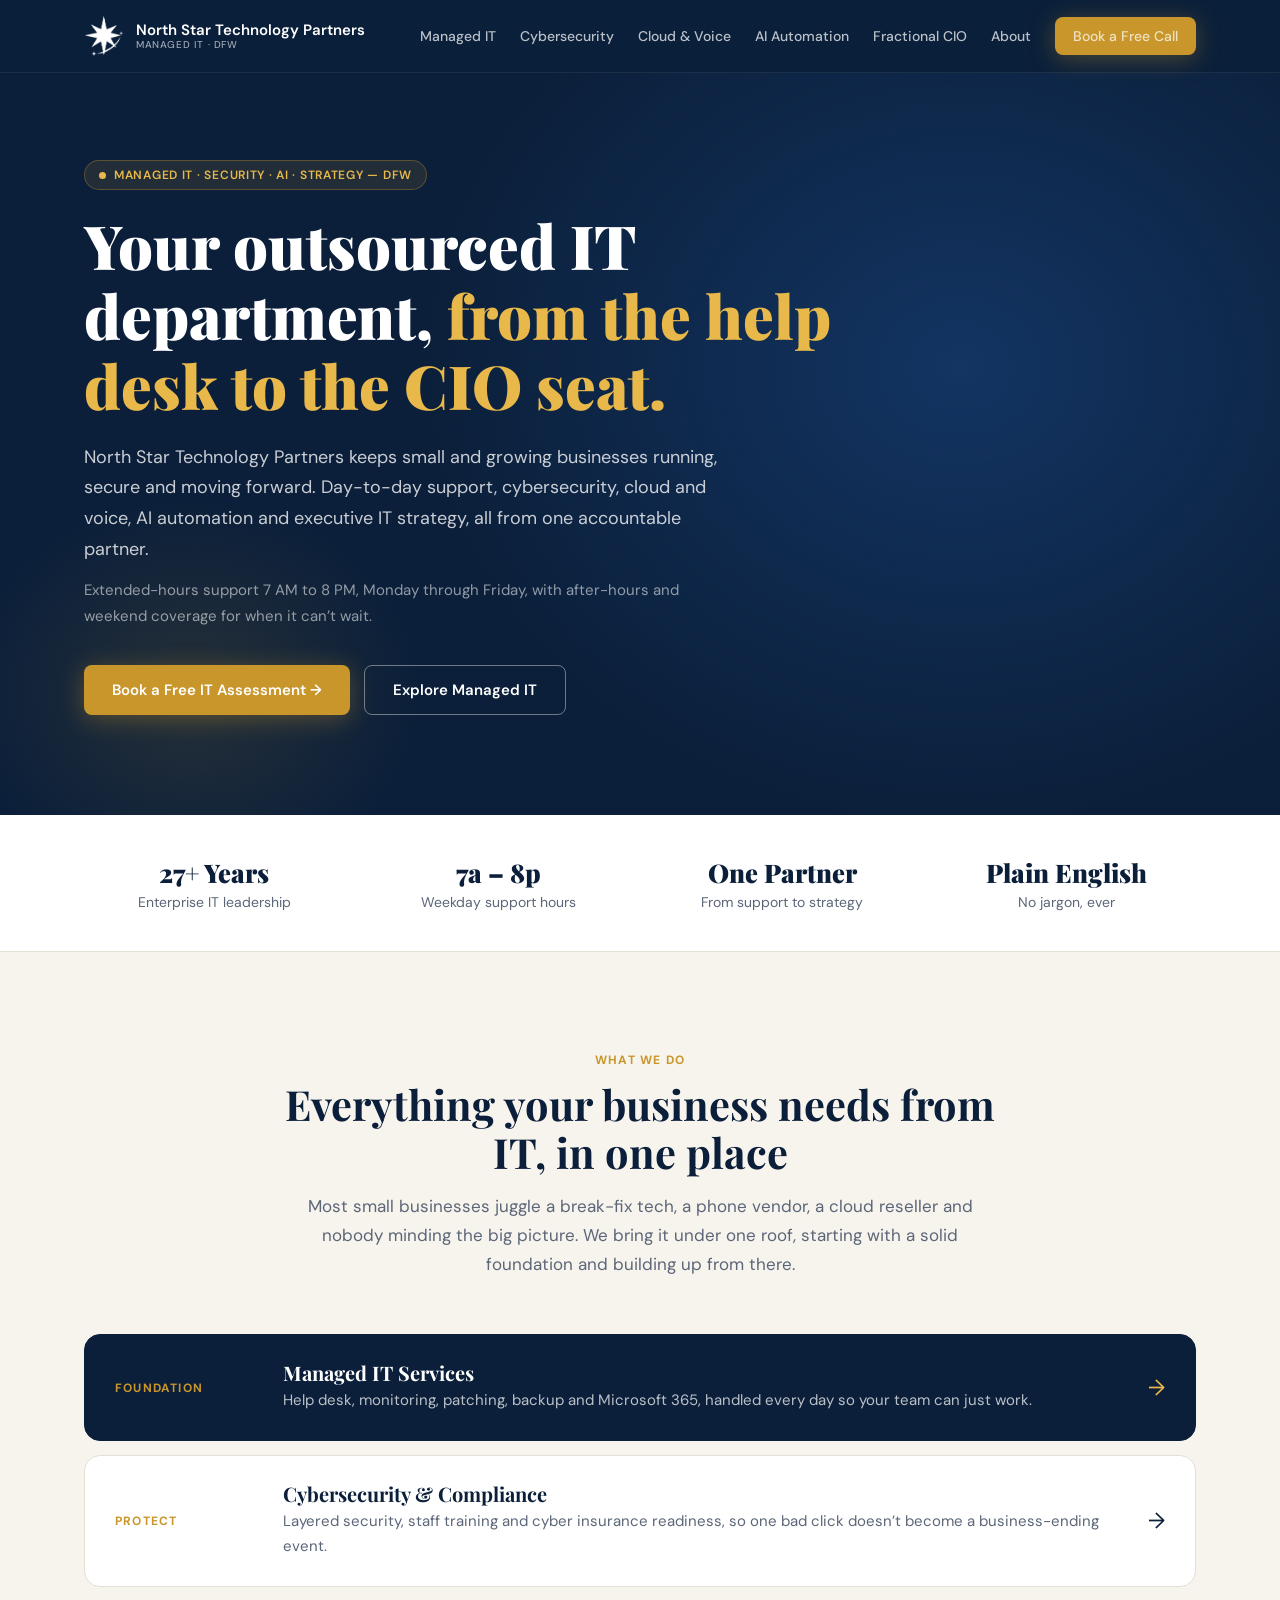
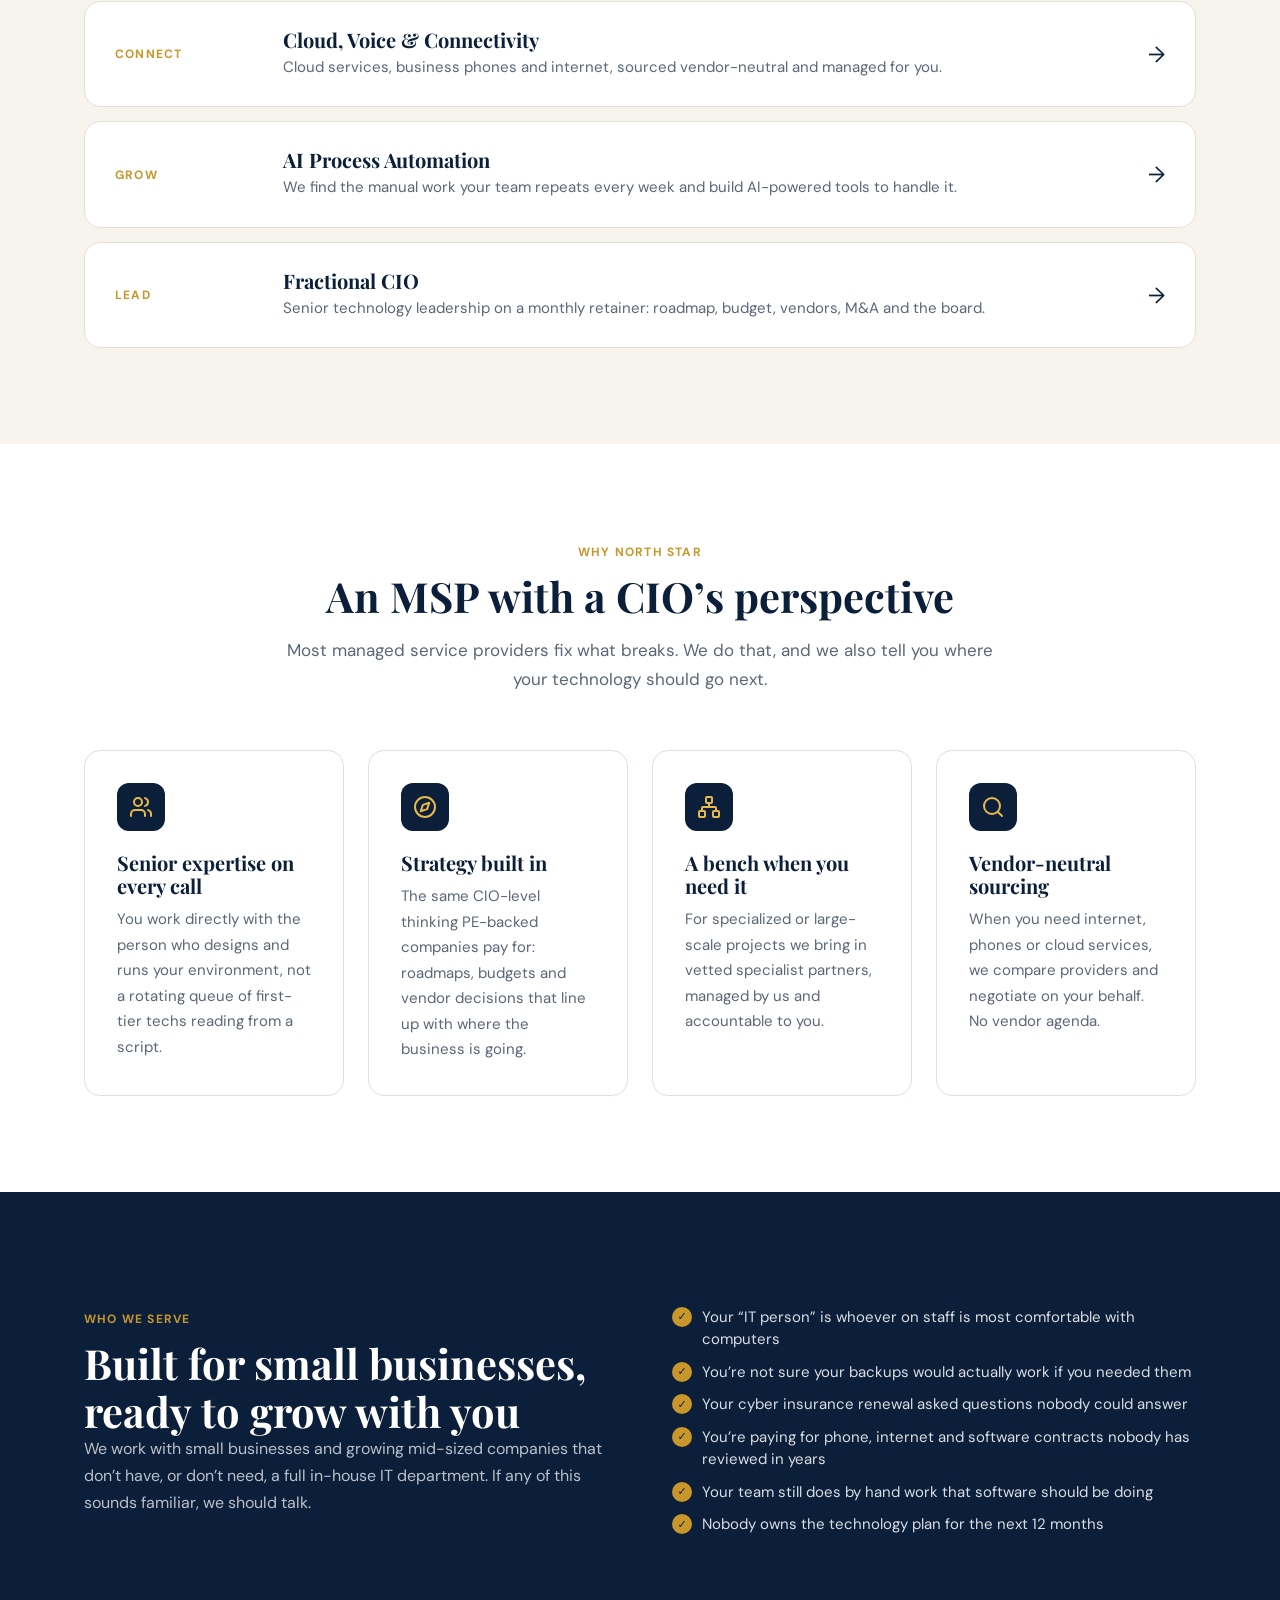
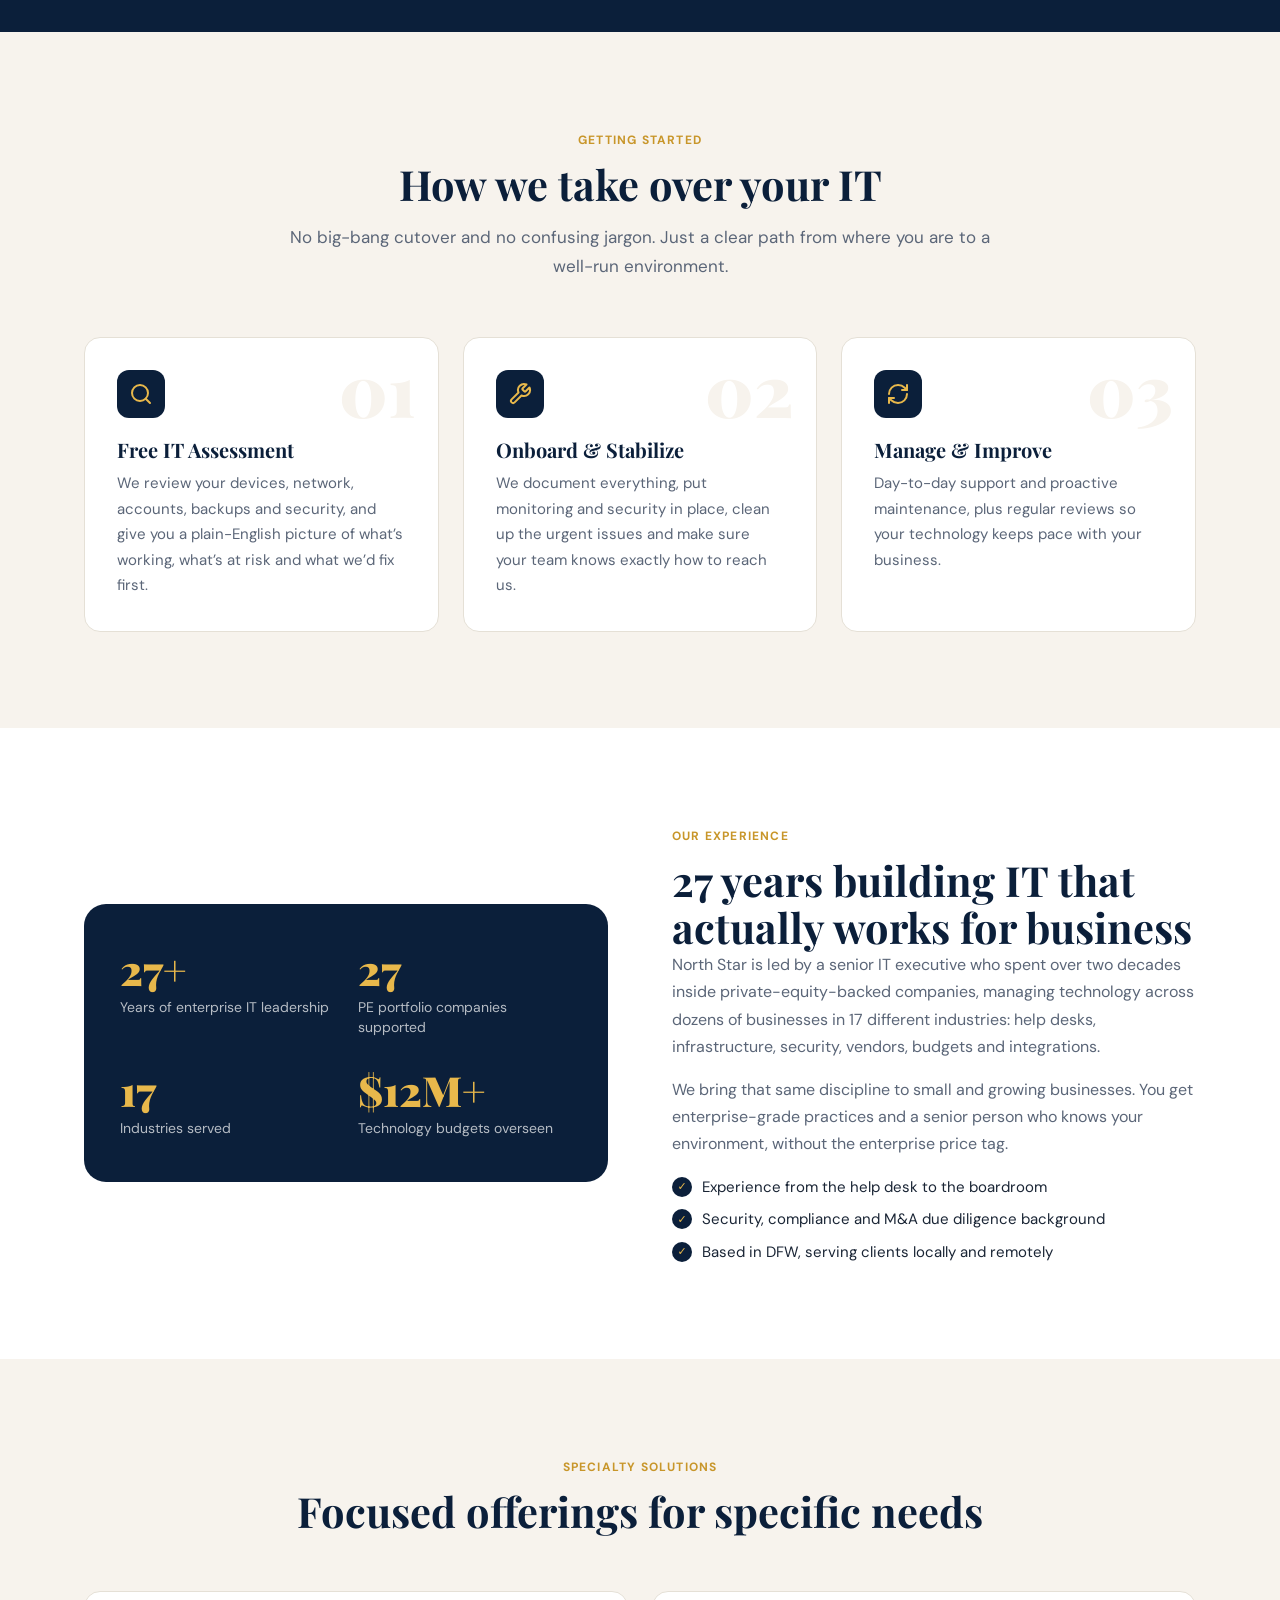
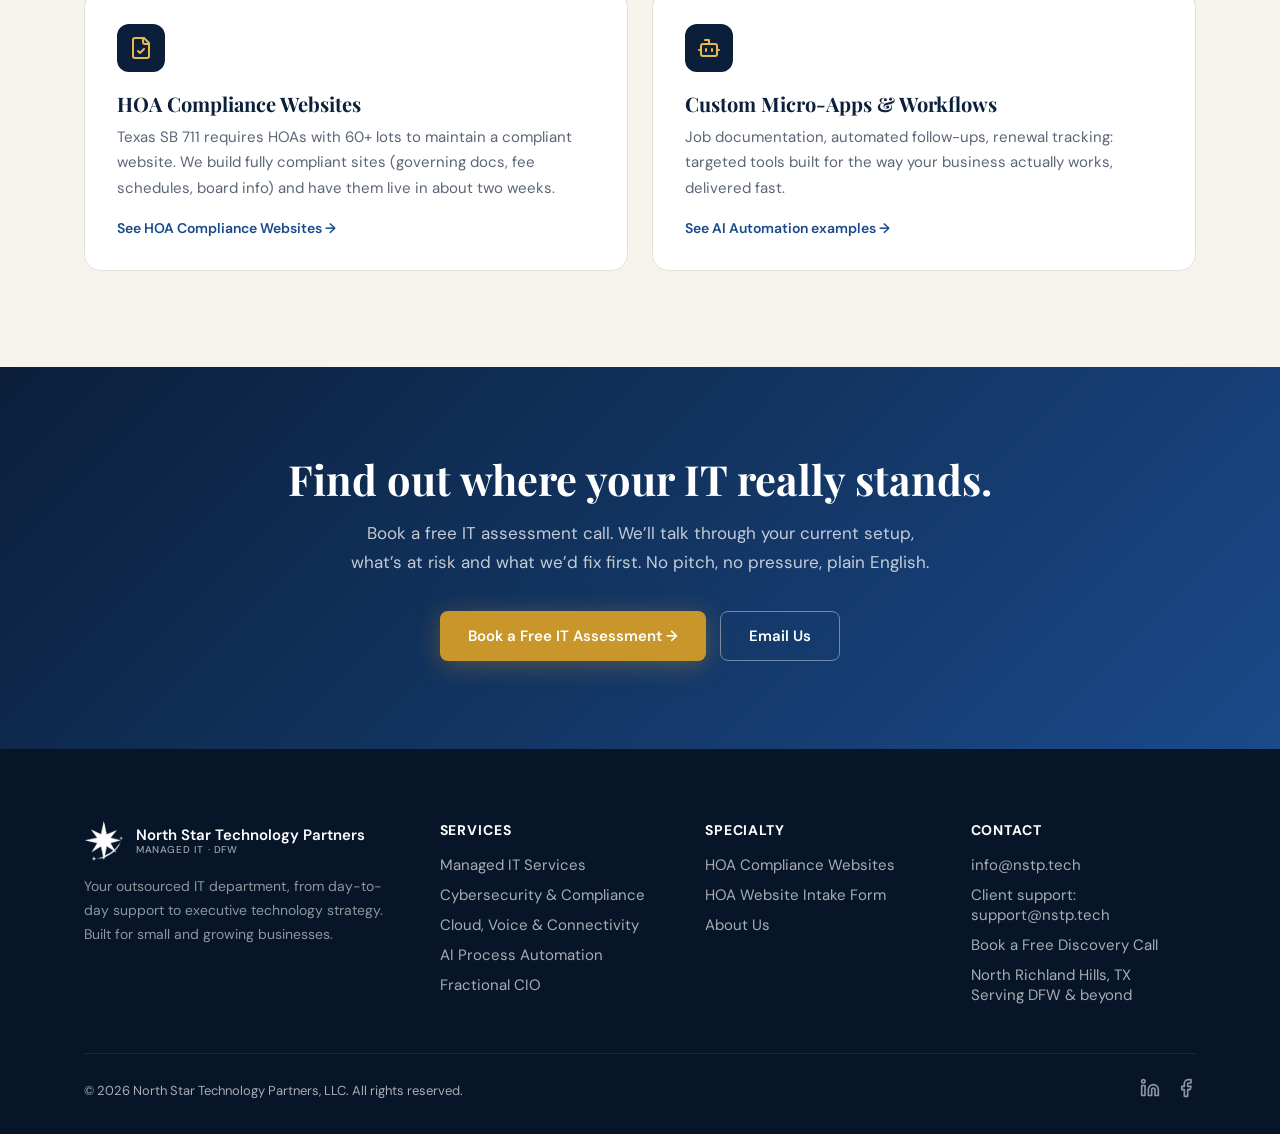
<file: index.html>
<!DOCTYPE html>
<html lang="en">
<head>
<meta charset="UTF-8">
<meta name="viewport" content="width=device-width, initial-scale=1.0">
<title>North Star Technology Partners | Managed IT Services in DFW</title>
<meta name="description" content="Managed IT services, cybersecurity, cloud and voice, AI automation and fractional CIO leadership for small and growing businesses in Dallas–Fort Worth.">
<meta property="og:type" content="website">
<meta property="og:site_name" content="North Star Technology Partners">
<meta property="og:title" content="North Star Technology Partners | Managed IT Services in DFW">
<meta property="og:description" content="Managed IT services, cybersecurity, cloud and voice, AI automation and fractional CIO leadership for small and growing businesses in Dallas–Fort Worth.">
<link rel="icon" type="image/png" href="images/favicon.png">
<link rel="preconnect" href="https://fonts.googleapis.com">
<link rel="preconnect" href="https://fonts.gstatic.com" crossorigin>
<link href="https://fonts.googleapis.com/css2?family=Playfair+Display:wght@700;900&family=DM+Sans:wght@400;500;600;700&display=swap" rel="stylesheet">
<link rel="stylesheet" href="assets/site.css">
</head>
<body>
<header class="site-nav">
  <div class="container nav-inner">
    <a href="index.html" class="brand">
      <img src="images/logo-star-white.png" alt="" width="40" height="40">
      <span class="brand-text">North Star Technology Partners<span>Managed IT &middot; DFW</span></span>
    </a>
    <button class="nav-toggle" aria-label="Open menu" aria-expanded="false" aria-controls="nav-links">
      <svg viewBox="0 0 24 24" fill="none" stroke="currentColor" stroke-width="2" stroke-linecap="round"><line x1="4" x2="20" y1="6" y2="6"/><line x1="4" x2="20" y1="12" y2="12"/><line x1="4" x2="20" y1="18" y2="18"/></svg>
    </button>
    <nav class="nav-links" id="nav-links" aria-label="Main">
      <a href="managed-it.html">Managed IT</a><a href="cybersecurity.html">Cybersecurity</a><a href="cloud-computing.html">Cloud &amp; Voice</a><a href="ai-automation.html">AI Automation</a><a href="fractional-cio.html">Fractional CIO</a><a href="index.html#about">About</a>
      <a href="https://calendly.com/howard-nstp/30min" target="_blank" rel="noopener" class="btn btn-gold btn-sm">Book a Free Call</a>
    </nav>
  </div>
</header>
<main>
<section class="hero">
  <div class="container">
    <div class="hero-inner">
      <span class="tag">Managed IT &middot; Security &middot; AI &middot; Strategy &mdash; DFW</span>
      <h1>Your outsourced IT department, <em>from the help desk to the CIO seat.</em></h1>
      <p class="hero-lead">North Star Technology Partners keeps small and growing businesses running, secure and moving forward. Day-to-day support, cybersecurity, cloud and voice, AI automation and executive IT strategy, all from one accountable partner.</p>
      <p class="hero-sub">Extended-hours support 7 AM to 8 PM, Monday through Friday, with after-hours and weekend coverage for when it can&rsquo;t wait.</p>
      <div class="actions">
        <a href="https://calendly.com/howard-nstp/30min" class="btn btn-gold" target="_blank" rel="noopener">Book a Free IT Assessment →</a>
        <a href="managed-it.html" class="btn btn-outline">Explore Managed IT</a>
      </div>
    </div>
  </div>
</section>

<section class="trust">
  <div class="container trust-grid">
    <div><div class="trust-num">27+ Years</div><div class="trust-label">Enterprise IT leadership</div></div>
    <div><div class="trust-num">7a &ndash; 8p</div><div class="trust-label">Weekday support hours</div></div>
    <div><div class="trust-num">One Partner</div><div class="trust-label">From support to strategy</div></div>
    <div><div class="trust-num">Plain English</div><div class="trust-label">No jargon, ever</div></div>
  </div>
</section>

<section class="section sand" id="services">
  <div class="container">
    <div class="section-header center"><span class="label">What We Do</span><h2>Everything your business needs from IT, in one place</h2><p>Most small businesses juggle a break-fix tech, a phone vendor, a cloud reseller and nobody minding the big picture. We bring it under one roof, starting with a solid foundation and building up from there.</p></div>
    <div class="ladder"><a class="rung fade-up core" href="managed-it.html"><span class="rung-layer">Foundation</span><div><h3>Managed IT Services</h3><p>Help desk, monitoring, patching, backup and Microsoft 365, handled every day so your team can just work.</p></div><span class="rung-arrow" aria-hidden="true">→</span></a><a class="rung fade-up" href="cybersecurity.html"><span class="rung-layer">Protect</span><div><h3>Cybersecurity &amp; Compliance</h3><p>Layered security, staff training and cyber insurance readiness, so one bad click doesn&rsquo;t become a business-ending event.</p></div><span class="rung-arrow" aria-hidden="true">→</span></a><a class="rung fade-up" href="cloud-computing.html"><span class="rung-layer">Connect</span><div><h3>Cloud, Voice &amp; Connectivity</h3><p>Cloud services, business phones and internet, sourced vendor-neutral and managed for you.</p></div><span class="rung-arrow" aria-hidden="true">→</span></a><a class="rung fade-up" href="ai-automation.html"><span class="rung-layer">Grow</span><div><h3>AI Process Automation</h3><p>We find the manual work your team repeats every week and build AI-powered tools to handle it.</p></div><span class="rung-arrow" aria-hidden="true">→</span></a><a class="rung fade-up" href="fractional-cio.html"><span class="rung-layer">Lead</span><div><h3>Fractional CIO</h3><p>Senior technology leadership on a monthly retainer: roadmap, budget, vendors, M&amp;A and the board.</p></div><span class="rung-arrow" aria-hidden="true">→</span></a></div>
  </div>
</section>

<section class="section">
  <div class="container">
    <div class="section-header center"><span class="label">Why North Star</span><h2>An MSP with a CIO&rsquo;s perspective</h2><p>Most managed service providers fix what breaks. We do that, and we also tell you where your technology should go next.</p></div>
    <div class="grid grid-4">
      <div class="card fade-up"><div class="icon"><svg viewBox="0 0 24 24" fill="none" stroke="currentColor" stroke-width="2" stroke-linecap="round" stroke-linejoin="round" aria-hidden="true"><path d="M16 21v-2a4 4 0 0 0-4-4H6a4 4 0 0 0-4 4v2"/><circle cx="9" cy="7" r="4"/><path d="M22 21v-2a4 4 0 0 0-3-3.87"/><path d="M16 3.13a4 4 0 0 1 0 7.75"/></svg></div><h3>Senior expertise on every call</h3><p>You work directly with the person who designs and runs your environment, not a rotating queue of first-tier techs reading from a script.</p></div>
      <div class="card fade-up"><div class="icon"><svg viewBox="0 0 24 24" fill="none" stroke="currentColor" stroke-width="2" stroke-linecap="round" stroke-linejoin="round" aria-hidden="true"><circle cx="12" cy="12" r="10"/><polygon points="16.24 7.76 14.12 14.12 7.76 16.24 9.88 9.88 16.24 7.76"/></svg></div><h3>Strategy built in</h3><p>The same CIO-level thinking PE-backed companies pay for: roadmaps, budgets and vendor decisions that line up with where the business is going.</p></div>
      <div class="card fade-up"><div class="icon"><svg viewBox="0 0 24 24" fill="none" stroke="currentColor" stroke-width="2" stroke-linecap="round" stroke-linejoin="round" aria-hidden="true"><rect x="16" y="16" width="6" height="6" rx="1"/><rect x="2" y="16" width="6" height="6" rx="1"/><rect x="9" y="2" width="6" height="6" rx="1"/><path d="M5 16v-3a1 1 0 0 1 1-1h12a1 1 0 0 1 1 1v3"/><path d="M12 12V8"/></svg></div><h3>A bench when you need it</h3><p>For specialized or large-scale projects we bring in vetted specialist partners, managed by us and accountable to you.</p></div>
      <div class="card fade-up"><div class="icon"><svg viewBox="0 0 24 24" fill="none" stroke="currentColor" stroke-width="2" stroke-linecap="round" stroke-linejoin="round" aria-hidden="true"><circle cx="11" cy="11" r="8"/><path d="m21 21-4.3-4.3"/></svg></div><h3>Vendor-neutral sourcing</h3><p>When you need internet, phones or cloud services, we compare providers and negotiate on your behalf. No vendor agenda.</p></div>
    </div>
  </div>
</section>

<section class="section navy">
  <div class="container split">
    <div>
      <span class="label">Who We Serve</span>
      <h2>Built for small businesses, ready to grow with you</h2>
      <p>We work with small businesses and growing mid-sized companies that don&rsquo;t have, or don&rsquo;t need, a full in-house IT department. If any of this sounds familiar, we should talk.</p>
    </div>
    <div>
      <ul class="checks"><li>Your &ldquo;IT person&rdquo; is whoever on staff is most comfortable with computers</li><li>You&rsquo;re not sure your backups would actually work if you needed them</li><li>Your cyber insurance renewal asked questions nobody could answer</li><li>You&rsquo;re paying for phone, internet and software contracts nobody has reviewed in years</li><li>Your team still does by hand work that software should be doing</li><li>Nobody owns the technology plan for the next 12 months</li></ul>
    </div>
  </div>
</section>

<section class="section sand">
  <div class="container">
    <div class="section-header center"><span class="label">Getting Started</span><h2>How we take over your IT</h2><p>No big-bang cutover and no confusing jargon. Just a clear path from where you are to a well-run environment.</p></div>
    <div class="grid grid-3"><div class="card step fade-up"><div class="step-num">01</div><div class="icon"><svg viewBox="0 0 24 24" fill="none" stroke="currentColor" stroke-width="2" stroke-linecap="round" stroke-linejoin="round" aria-hidden="true"><circle cx="11" cy="11" r="8"/><path d="m21 21-4.3-4.3"/></svg></div><h3>Free IT Assessment</h3><p>We review your devices, network, accounts, backups and security, and give you a plain-English picture of what&rsquo;s working, what&rsquo;s at risk and what we&rsquo;d fix first.</p></div><div class="card step fade-up"><div class="step-num">02</div><div class="icon"><svg viewBox="0 0 24 24" fill="none" stroke="currentColor" stroke-width="2" stroke-linecap="round" stroke-linejoin="round" aria-hidden="true"><path d="M14.7 6.3a1 1 0 0 0 0 1.4l1.6 1.6a1 1 0 0 0 1.4 0l3.77-3.77a6 6 0 0 1-7.94 7.94l-6.91 6.91a2.12 2.12 0 0 1-3-3l6.91-6.91a6 6 0 0 1 7.94-7.94l-3.76 3.76z"/></svg></div><h3>Onboard &amp; Stabilize</h3><p>We document everything, put monitoring and security in place, clean up the urgent issues and make sure your team knows exactly how to reach us.</p></div><div class="card step fade-up"><div class="step-num">03</div><div class="icon"><svg viewBox="0 0 24 24" fill="none" stroke="currentColor" stroke-width="2" stroke-linecap="round" stroke-linejoin="round" aria-hidden="true"><path d="M3 12a9 9 0 0 1 9-9 9.75 9.75 0 0 1 6.74 2.74L21 8"/><path d="M21 3v5h-5"/><path d="M21 12a9 9 0 0 1-9 9 9.75 9.75 0 0 1-6.74-2.74L3 16"/><path d="M8 16H3v5"/></svg></div><h3>Manage &amp; Improve</h3><p>Day-to-day support and proactive maintenance, plus regular reviews so your technology keeps pace with your business.</p></div></div>
  </div>
</section>

<section class="section" id="about">
  <div class="container split">
    <div class="stat-card fade-up">
      <div><div class="stat-num">27+</div><div class="stat-label">Years of enterprise IT leadership</div></div>
      <div><div class="stat-num">27</div><div class="stat-label">PE portfolio companies supported</div></div>
      <div><div class="stat-num">17</div><div class="stat-label">Industries served</div></div>
      <div><div class="stat-num">$12M+</div><div class="stat-label">Technology budgets overseen</div></div>
    </div>
    <div>
      <span class="label">Our Experience</span>
      <h2>27 years building IT that actually works for business</h2>
      <p>North Star is led by a senior IT executive who spent over two decades inside private-equity-backed companies, managing technology across dozens of businesses in 17 different industries: help desks, infrastructure, security, vendors, budgets and integrations.</p>
      <p>We bring that same discipline to small and growing businesses. You get enterprise-grade practices and a senior person who knows your environment, without the enterprise price tag.</p>
      <ul class="checks"><li>Experience from the help desk to the boardroom</li><li>Security, compliance and M&amp;A due diligence background</li><li>Based in DFW, serving clients locally and remotely</li></ul>
    </div>
  </div>
</section>

<section class="section sand">
  <div class="container">
    <div class="section-header center"><span class="label">Specialty Solutions</span><h2>Focused offerings for specific needs</h2></div>
    <div class="grid grid-2">
      <div class="card fade-up"><div class="icon"><svg viewBox="0 0 24 24" fill="none" stroke="currentColor" stroke-width="2" stroke-linecap="round" stroke-linejoin="round" aria-hidden="true"><path d="M15 2H6a2 2 0 0 0-2 2v16a2 2 0 0 0 2 2h12a2 2 0 0 0 2-2V7Z"/><path d="M14 2v4a2 2 0 0 0 2 2h4"/><path d="m9 15 2 2 4-4"/></svg></div><h3>HOA Compliance Websites</h3><p>Texas SB 711 requires HOAs with 60+ lots to maintain a compliant website. We build fully compliant sites (governing docs, fee schedules, board info) and have them live in about two weeks.</p><a class="card-link" href="hoa-compliance.html">See HOA Compliance Websites →</a></div>
      <div class="card fade-up"><div class="icon"><svg viewBox="0 0 24 24" fill="none" stroke="currentColor" stroke-width="2" stroke-linecap="round" stroke-linejoin="round" aria-hidden="true"><path d="M12 8V4H8"/><rect width="16" height="12" x="4" y="8" rx="2"/><path d="M2 14h2"/><path d="M20 14h2"/><path d="M15 13v2"/><path d="M9 13v2"/></svg></div><h3>Custom Micro-Apps &amp; Workflows</h3><p>Job documentation, automated follow-ups, renewal tracking: targeted tools built for the way your business actually works, delivered fast.</p><a class="card-link" href="ai-automation.html">See AI Automation examples →</a></div>
    </div>
  </div>
</section>

<section class="cta-band">
  <div class="container">
    <h2>Find out where your IT really stands.</h2>
    <p>Book a free IT assessment call. We&rsquo;ll talk through your current setup, what&rsquo;s at risk and what we&rsquo;d fix first. No pitch, no pressure, plain English.</p>
    <div class="actions">
      <a href="https://calendly.com/howard-nstp/30min" target="_blank" rel="noopener" class="btn btn-gold">Book a Free IT Assessment →</a>
      <a href="mailto:info@nstp.tech" class="btn btn-outline">Email Us</a>
    </div>
  </div>
</section>

</main>
<footer class="site-footer">
  <div class="container">
    <div class="footer-grid">
      <div>
        <a href="index.html" class="brand">
          <img src="images/logo-star-white.png" alt="" width="40" height="40">
          <span class="brand-text">North Star Technology Partners<span>Managed IT &middot; DFW</span></span>
        </a>
        <p>Your outsourced IT department, from day-to-day support to executive technology strategy. Built for small and growing businesses.</p>
      </div>
      <div>
        <h4>Services</h4>
        <ul>
          <li><a href="managed-it.html">Managed IT Services</a></li>
          <li><a href="cybersecurity.html">Cybersecurity &amp; Compliance</a></li>
          <li><a href="cloud-computing.html">Cloud, Voice &amp; Connectivity</a></li>
          <li><a href="ai-automation.html">AI Process Automation</a></li>
          <li><a href="fractional-cio.html">Fractional CIO</a></li>
        </ul>
      </div>
      <div>
        <h4>Specialty</h4>
        <ul>
          <li><a href="hoa-compliance.html">HOA Compliance Websites</a></li>
          <li><a href="hoa-intake.html">HOA Website Intake Form</a></li>
          <li><a href="index.html#about">About Us</a></li>
        </ul>
      </div>
      <div>
        <h4>Contact</h4>
        <ul>
          <li><a href="mailto:info@nstp.tech">info@nstp.tech</a></li>
          <li>Client support: <a href="mailto:support@nstp.tech">support@nstp.tech</a></li>
          <li><a href="https://calendly.com/howard-nstp/30min" target="_blank" rel="noopener">Book a Free Discovery Call</a></li>
          <li>North Richland Hills, TX<br>Serving DFW &amp; beyond</li>
        </ul>
      </div>
    </div>
    <div class="footer-bottom">
      <div>&copy; <span data-year>2026</span> North Star Technology Partners, LLC. All rights reserved.</div>
      <div class="social">
        <a href="https://www.linkedin.com/company/north-star-technology-partners" target="_blank" rel="noopener noreferrer" aria-label="LinkedIn">
          <svg viewBox="0 0 24 24" fill="none" stroke="currentColor" stroke-width="2" stroke-linecap="round" stroke-linejoin="round"><path d="M16 8a6 6 0 0 1 6 6v7h-4v-7a2 2 0 0 0-2-2 2 2 0 0 0-2 2v7h-4v-7a6 6 0 0 1 6-6z"/><rect x="2" y="9" width="4" height="12"/><circle cx="4" cy="4" r="2"/></svg>
        </a>
        <a href="https://www.facebook.com/share/1FBoUcGVja/?mibextid=wwXIfr" target="_blank" rel="noopener noreferrer" aria-label="Facebook">
          <svg viewBox="0 0 24 24" fill="none" stroke="currentColor" stroke-width="2" stroke-linecap="round" stroke-linejoin="round"><path d="M18 2h-3a5 5 0 0 0-5 5v3H7v4h3v8h4v-8h3l1-4h-4V7a1 1 0 0 1 1-1h3z"/></svg>
        </a>
      </div>
    </div>
  </div>
</footer>
<script src="assets/site.js"></script>
</body>
</html>
</file>
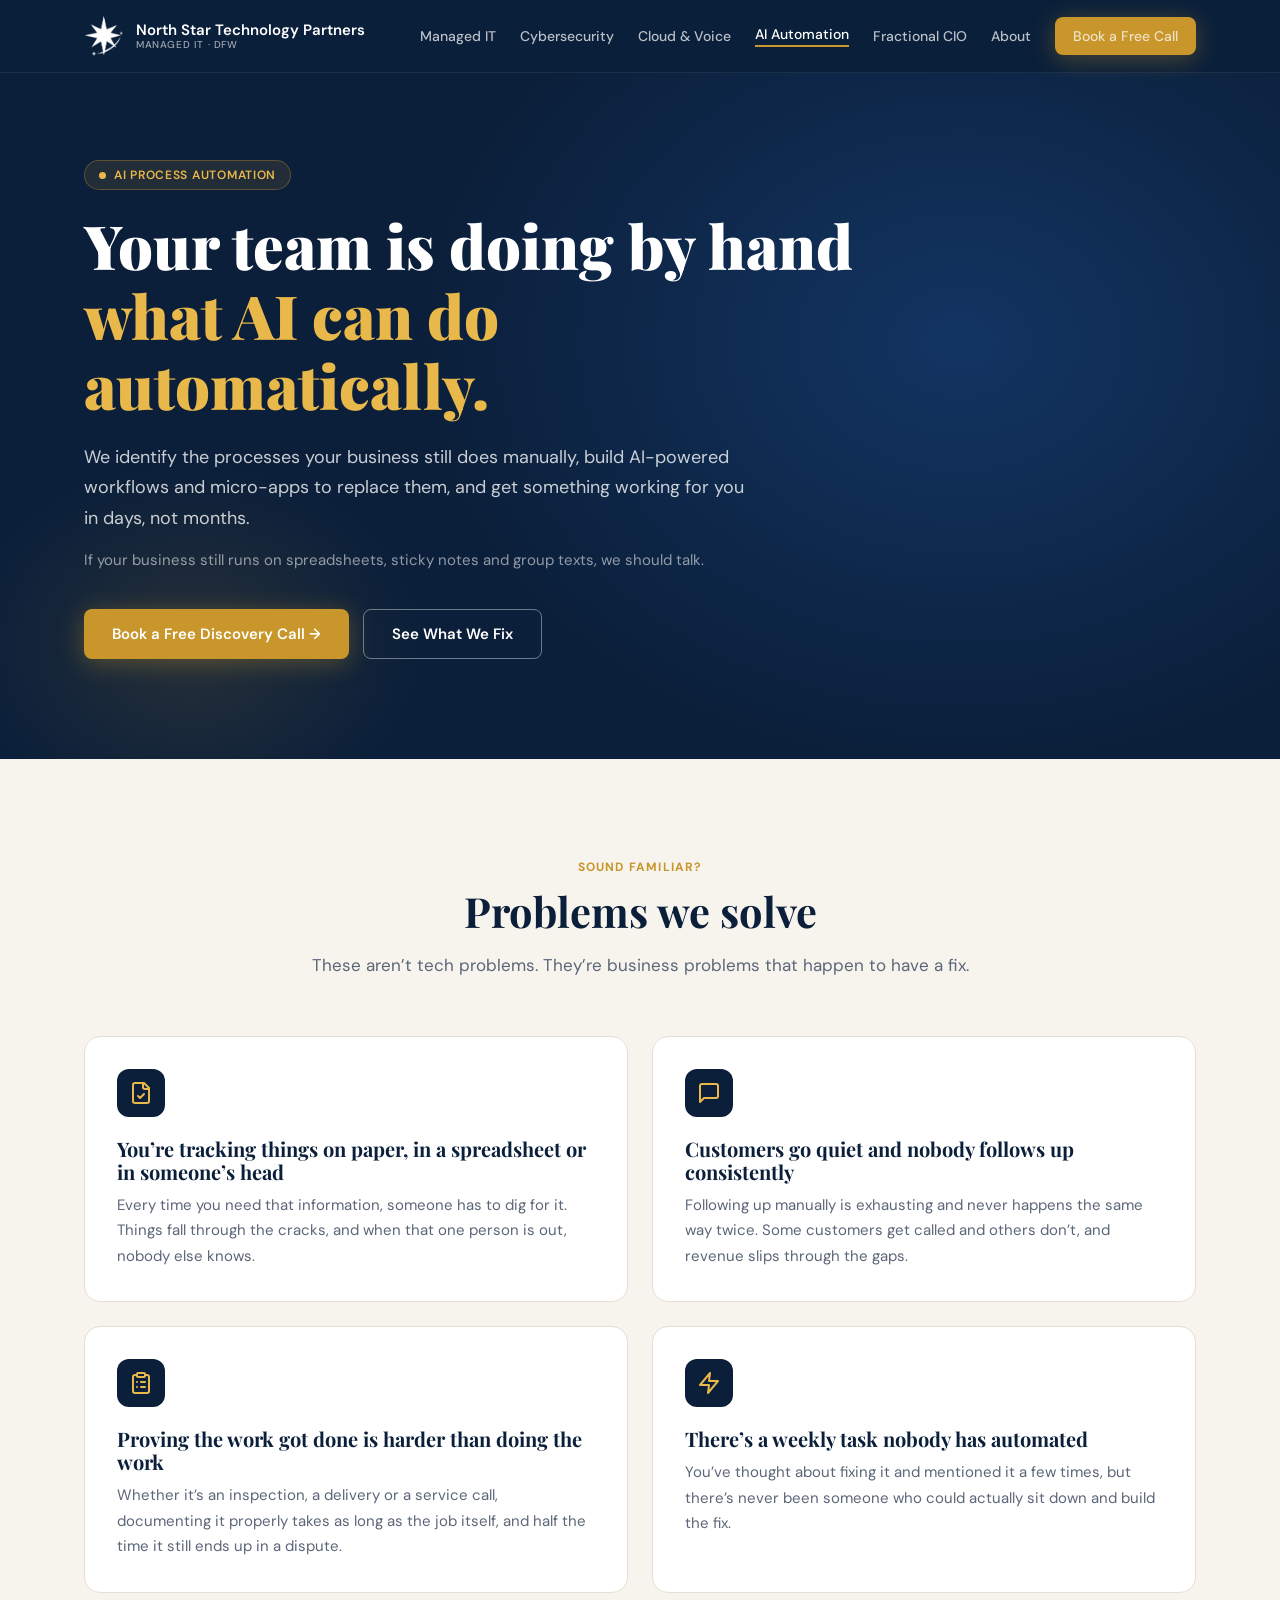
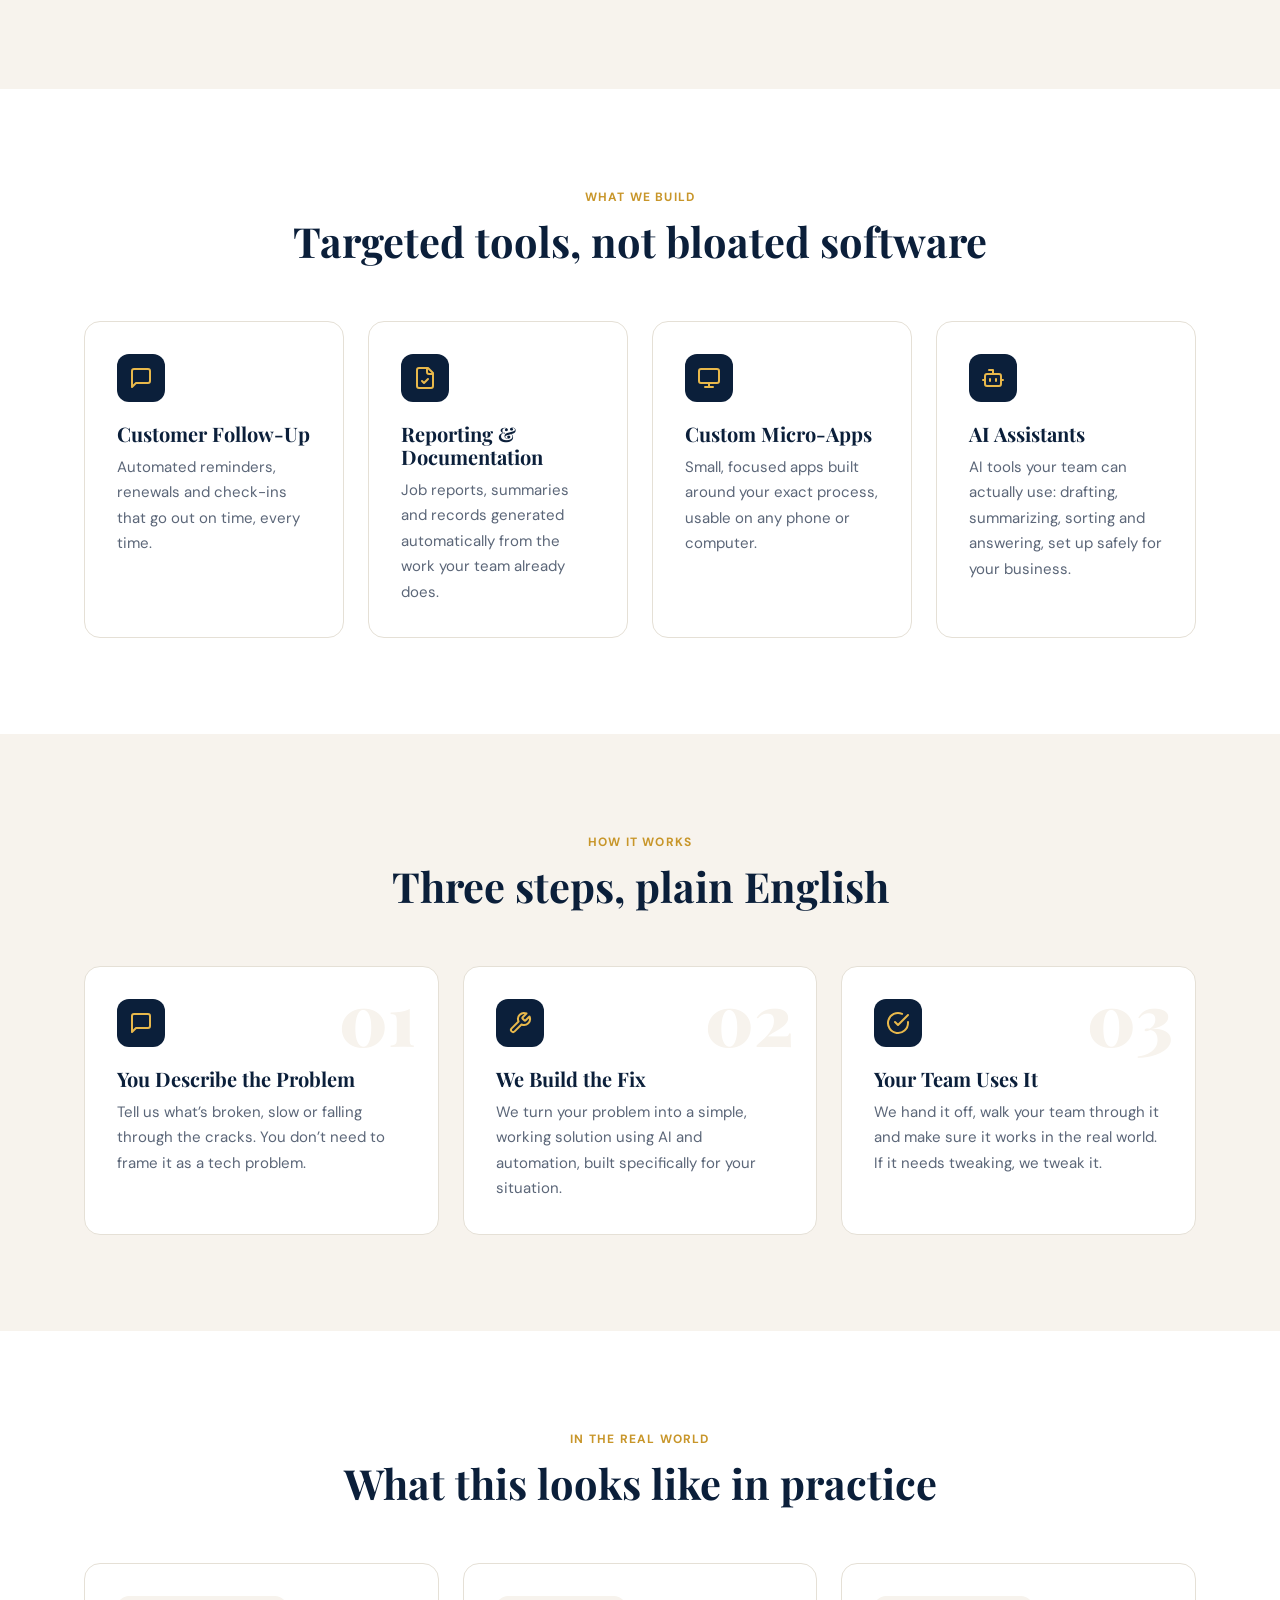
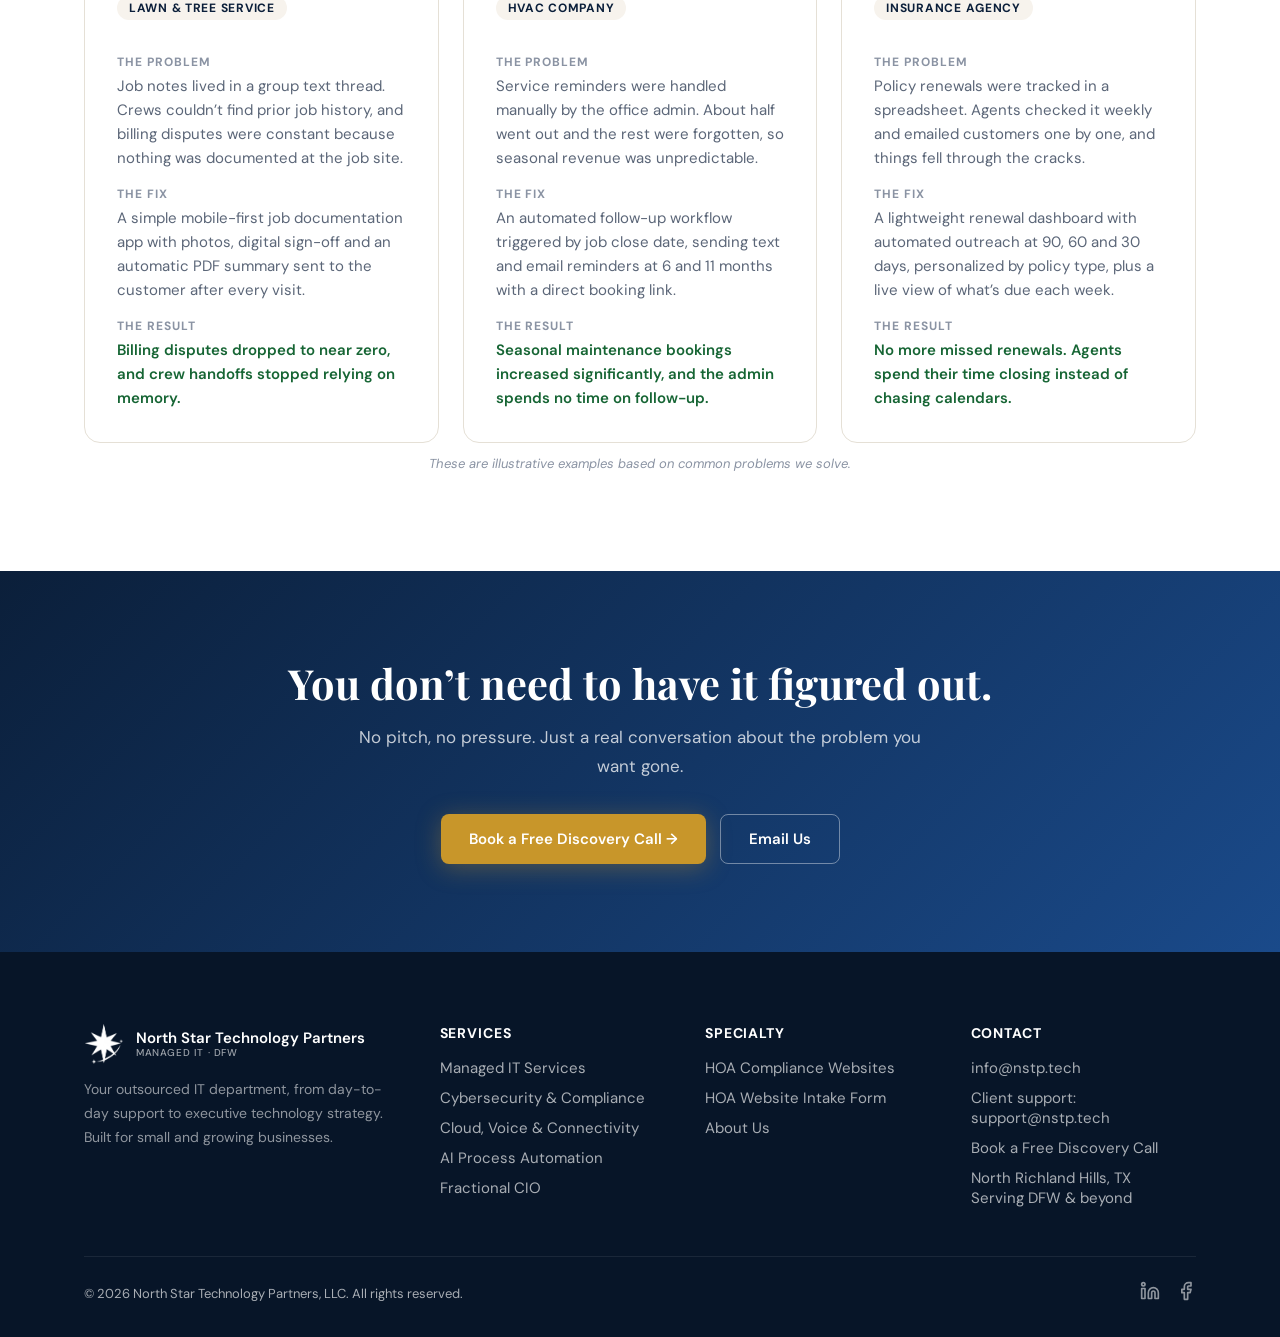
<file: ai-automation.html>
<!DOCTYPE html>
<html lang="en">
<head>
<meta charset="UTF-8">
<meta name="viewport" content="width=device-width, initial-scale=1.0">
<title>AI Process Automation | North Star Technology Partners</title>
<meta name="description" content="We build AI-powered workflows and micro-apps that replace the manual processes slowing your small business down, delivered in days, not months.">
<meta property="og:type" content="website">
<meta property="og:site_name" content="North Star Technology Partners">
<meta property="og:title" content="AI Process Automation | North Star Technology Partners">
<meta property="og:description" content="We build AI-powered workflows and micro-apps that replace the manual processes slowing your small business down, delivered in days, not months.">
<link rel="icon" type="image/png" href="images/favicon.png">
<link rel="preconnect" href="https://fonts.googleapis.com">
<link rel="preconnect" href="https://fonts.gstatic.com" crossorigin>
<link href="https://fonts.googleapis.com/css2?family=Playfair+Display:wght@700;900&family=DM+Sans:wght@400;500;600;700&display=swap" rel="stylesheet">
<link rel="stylesheet" href="assets/site.css">
</head>
<body>
<header class="site-nav">
  <div class="container nav-inner">
    <a href="index.html" class="brand">
      <img src="images/logo-star-white.png" alt="" width="40" height="40">
      <span class="brand-text">North Star Technology Partners<span>Managed IT &middot; DFW</span></span>
    </a>
    <button class="nav-toggle" aria-label="Open menu" aria-expanded="false" aria-controls="nav-links">
      <svg viewBox="0 0 24 24" fill="none" stroke="currentColor" stroke-width="2" stroke-linecap="round"><line x1="4" x2="20" y1="6" y2="6"/><line x1="4" x2="20" y1="12" y2="12"/><line x1="4" x2="20" y1="18" y2="18"/></svg>
    </button>
    <nav class="nav-links" id="nav-links" aria-label="Main">
      <a href="managed-it.html">Managed IT</a><a href="cybersecurity.html">Cybersecurity</a><a href="cloud-computing.html">Cloud &amp; Voice</a><a href="ai-automation.html" aria-current="page">AI Automation</a><a href="fractional-cio.html">Fractional CIO</a><a href="index.html#about">About</a>
      <a href="https://calendly.com/howard-nstp/30min" target="_blank" rel="noopener" class="btn btn-gold btn-sm">Book a Free Call</a>
    </nav>
  </div>
</header>
<main>
<section class="hero">
  <div class="container">
    <div class="hero-inner">
      <span class="tag">AI Process Automation</span>
      <h1>Your team is doing by hand <em>what AI can do automatically.</em></h1>
      <p class="hero-lead">We identify the processes your business still does manually, build AI-powered workflows and micro-apps to replace them, and get something working for you in days, not months.</p>
      <p class="hero-sub">If your business still runs on spreadsheets, sticky notes and group texts, we should talk.</p>
      <div class="actions">
        <a href="https://calendly.com/howard-nstp/30min" class="btn btn-gold" target="_blank" rel="noopener">Book a Free Discovery Call →</a>
        <a href="#problems" class="btn btn-outline">See What We Fix</a>
      </div>
    </div>
  </div>
</section>

<section class="section sand" id="problems">
  <div class="container">
    <div class="section-header center"><span class="label">Sound Familiar?</span><h2>Problems we solve</h2><p>These aren&rsquo;t tech problems. They&rsquo;re business problems that happen to have a fix.</p></div>
    <div class="grid grid-2">
      <div class="card fade-up"><div class="icon"><svg viewBox="0 0 24 24" fill="none" stroke="currentColor" stroke-width="2" stroke-linecap="round" stroke-linejoin="round" aria-hidden="true"><path d="M15 2H6a2 2 0 0 0-2 2v16a2 2 0 0 0 2 2h12a2 2 0 0 0 2-2V7Z"/><path d="M14 2v4a2 2 0 0 0 2 2h4"/><path d="m9 15 2 2 4-4"/></svg></div><h3>You&rsquo;re tracking things on paper, in a spreadsheet or in someone&rsquo;s head</h3><p>Every time you need that information, someone has to dig for it. Things fall through the cracks, and when that one person is out, nobody else knows.</p></div><div class="card fade-up"><div class="icon"><svg viewBox="0 0 24 24" fill="none" stroke="currentColor" stroke-width="2" stroke-linecap="round" stroke-linejoin="round" aria-hidden="true"><path d="M21 15a2 2 0 0 1-2 2H7l-4 4V5a2 2 0 0 1 2-2h14a2 2 0 0 1 2 2z"/></svg></div><h3>Customers go quiet and nobody follows up consistently</h3><p>Following up manually is exhausting and never happens the same way twice. Some customers get called and others don&rsquo;t, and revenue slips through the gaps.</p></div><div class="card fade-up"><div class="icon"><svg viewBox="0 0 24 24" fill="none" stroke="currentColor" stroke-width="2" stroke-linecap="round" stroke-linejoin="round" aria-hidden="true"><rect width="8" height="4" x="8" y="2" rx="1" ry="1"/><path d="M16 4h2a2 2 0 0 1 2 2v14a2 2 0 0 1-2 2H6a2 2 0 0 1-2-2V6a2 2 0 0 1 2-2h2"/><path d="M12 11h4"/><path d="M12 16h4"/><path d="M8 11h.01"/><path d="M8 16h.01"/></svg></div><h3>Proving the work got done is harder than doing the work</h3><p>Whether it&rsquo;s an inspection, a delivery or a service call, documenting it properly takes as long as the job itself, and half the time it still ends up in a dispute.</p></div><div class="card fade-up"><div class="icon"><svg viewBox="0 0 24 24" fill="none" stroke="currentColor" stroke-width="2" stroke-linecap="round" stroke-linejoin="round" aria-hidden="true"><polygon points="13 2 3 14 12 14 11 22 21 10 12 10 13 2"/></svg></div><h3>There&rsquo;s a weekly task nobody has automated</h3><p>You&rsquo;ve thought about fixing it and mentioned it a few times, but there&rsquo;s never been someone who could actually sit down and build the fix.</p></div>
    </div>
  </div>
</section>

<section class="section">
  <div class="container">
    <div class="section-header center"><span class="label">What We Build</span><h2>Targeted tools, not bloated software</h2></div>
    <div class="grid grid-4">
      <div class="card fade-up"><div class="icon"><svg viewBox="0 0 24 24" fill="none" stroke="currentColor" stroke-width="2" stroke-linecap="round" stroke-linejoin="round" aria-hidden="true"><path d="M21 15a2 2 0 0 1-2 2H7l-4 4V5a2 2 0 0 1 2-2h14a2 2 0 0 1 2 2z"/></svg></div><h3>Customer Follow-Up</h3><p>Automated reminders, renewals and check-ins that go out on time, every time.</p></div>
      <div class="card fade-up"><div class="icon"><svg viewBox="0 0 24 24" fill="none" stroke="currentColor" stroke-width="2" stroke-linecap="round" stroke-linejoin="round" aria-hidden="true"><path d="M15 2H6a2 2 0 0 0-2 2v16a2 2 0 0 0 2 2h12a2 2 0 0 0 2-2V7Z"/><path d="M14 2v4a2 2 0 0 0 2 2h4"/><path d="m9 15 2 2 4-4"/></svg></div><h3>Reporting &amp; Documentation</h3><p>Job reports, summaries and records generated automatically from the work your team already does.</p></div>
      <div class="card fade-up"><div class="icon"><svg viewBox="0 0 24 24" fill="none" stroke="currentColor" stroke-width="2" stroke-linecap="round" stroke-linejoin="round" aria-hidden="true"><rect width="20" height="14" x="2" y="3" rx="2"/><line x1="8" x2="16" y1="21" y2="21"/><line x1="12" x2="12" y1="17" y2="21"/></svg></div><h3>Custom Micro-Apps</h3><p>Small, focused apps built around your exact process, usable on any phone or computer.</p></div>
      <div class="card fade-up"><div class="icon"><svg viewBox="0 0 24 24" fill="none" stroke="currentColor" stroke-width="2" stroke-linecap="round" stroke-linejoin="round" aria-hidden="true"><path d="M12 8V4H8"/><rect width="16" height="12" x="4" y="8" rx="2"/><path d="M2 14h2"/><path d="M20 14h2"/><path d="M15 13v2"/><path d="M9 13v2"/></svg></div><h3>AI Assistants</h3><p>AI tools your team can actually use: drafting, summarizing, sorting and answering, set up safely for your business.</p></div>
    </div>
  </div>
</section>

<section class="section sand">
  <div class="container">
    <div class="section-header center"><span class="label">How It Works</span><h2>Three steps, plain English</h2></div>
    <div class="grid grid-3"><div class="card step fade-up"><div class="step-num">01</div><div class="icon"><svg viewBox="0 0 24 24" fill="none" stroke="currentColor" stroke-width="2" stroke-linecap="round" stroke-linejoin="round" aria-hidden="true"><path d="M21 15a2 2 0 0 1-2 2H7l-4 4V5a2 2 0 0 1 2-2h14a2 2 0 0 1 2 2z"/></svg></div><h3>You Describe the Problem</h3><p>Tell us what&rsquo;s broken, slow or falling through the cracks. You don&rsquo;t need to frame it as a tech problem.</p></div><div class="card step fade-up"><div class="step-num">02</div><div class="icon"><svg viewBox="0 0 24 24" fill="none" stroke="currentColor" stroke-width="2" stroke-linecap="round" stroke-linejoin="round" aria-hidden="true"><path d="M14.7 6.3a1 1 0 0 0 0 1.4l1.6 1.6a1 1 0 0 0 1.4 0l3.77-3.77a6 6 0 0 1-7.94 7.94l-6.91 6.91a2.12 2.12 0 0 1-3-3l6.91-6.91a6 6 0 0 1 7.94-7.94l-3.76 3.76z"/></svg></div><h3>We Build the Fix</h3><p>We turn your problem into a simple, working solution using AI and automation, built specifically for your situation.</p></div><div class="card step fade-up"><div class="step-num">03</div><div class="icon"><svg viewBox="0 0 24 24" fill="none" stroke="currentColor" stroke-width="2" stroke-linecap="round" stroke-linejoin="round" aria-hidden="true"><path d="M22 11.08V12a10 10 0 1 1-5.93-9.14"/><polyline points="22 4 12 14.01 9 11.01"/></svg></div><h3>Your Team Uses It</h3><p>We hand it off, walk your team through it and make sure it works in the real world. If it needs tweaking, we tweak it.</p></div></div>
  </div>
</section>

<section class="section">
  <div class="container">
    <div class="section-header center"><span class="label">In the Real World</span><h2>What this looks like in practice</h2></div>
    <div class="grid grid-3"><div class="card case fade-up"><span class="case-industry">Lawn &amp; Tree Service</span><dl><dt>The Problem</dt><dd>Job notes lived in a group text thread. Crews couldn&rsquo;t find prior job history, and billing disputes were constant because nothing was documented at the job site.</dd><dt>The Fix</dt><dd>A simple mobile-first job documentation app with photos, digital sign-off and an automatic PDF summary sent to the customer after every visit.</dd><dt>The Result</dt><dd class="result">Billing disputes dropped to near zero, and crew handoffs stopped relying on memory.</dd></dl></div><div class="card case fade-up"><span class="case-industry">HVAC Company</span><dl><dt>The Problem</dt><dd>Service reminders were handled manually by the office admin. About half went out and the rest were forgotten, so seasonal revenue was unpredictable.</dd><dt>The Fix</dt><dd>An automated follow-up workflow triggered by job close date, sending text and email reminders at 6 and 11 months with a direct booking link.</dd><dt>The Result</dt><dd class="result">Seasonal maintenance bookings increased significantly, and the admin spends no time on follow-up.</dd></dl></div><div class="card case fade-up"><span class="case-industry">Insurance Agency</span><dl><dt>The Problem</dt><dd>Policy renewals were tracked in a spreadsheet. Agents checked it weekly and emailed customers one by one, and things fell through the cracks.</dd><dt>The Fix</dt><dd>A lightweight renewal dashboard with automated outreach at 90, 60 and 30 days, personalized by policy type, plus a live view of what&rsquo;s due each week.</dd><dt>The Result</dt><dd class="result">No more missed renewals. Agents spend their time closing instead of chasing calendars.</dd></dl></div></div>
    <p class="note center">These are illustrative examples based on common problems we solve.</p>
  </div>
</section>

<section class="cta-band">
  <div class="container">
    <h2>You don&rsquo;t need to have it figured out.</h2>
    <p>No pitch, no pressure. Just a real conversation about the problem you want gone.</p>
    <div class="actions">
      <a href="https://calendly.com/howard-nstp/30min" target="_blank" rel="noopener" class="btn btn-gold">Book a Free Discovery Call →</a>
      <a href="mailto:info@nstp.tech" class="btn btn-outline">Email Us</a>
    </div>
  </div>
</section>

</main>
<footer class="site-footer">
  <div class="container">
    <div class="footer-grid">
      <div>
        <a href="index.html" class="brand">
          <img src="images/logo-star-white.png" alt="" width="40" height="40">
          <span class="brand-text">North Star Technology Partners<span>Managed IT &middot; DFW</span></span>
        </a>
        <p>Your outsourced IT department, from day-to-day support to executive technology strategy. Built for small and growing businesses.</p>
      </div>
      <div>
        <h4>Services</h4>
        <ul>
          <li><a href="managed-it.html">Managed IT Services</a></li>
          <li><a href="cybersecurity.html">Cybersecurity &amp; Compliance</a></li>
          <li><a href="cloud-computing.html">Cloud, Voice &amp; Connectivity</a></li>
          <li><a href="ai-automation.html">AI Process Automation</a></li>
          <li><a href="fractional-cio.html">Fractional CIO</a></li>
        </ul>
      </div>
      <div>
        <h4>Specialty</h4>
        <ul>
          <li><a href="hoa-compliance.html">HOA Compliance Websites</a></li>
          <li><a href="hoa-intake.html">HOA Website Intake Form</a></li>
          <li><a href="index.html#about">About Us</a></li>
        </ul>
      </div>
      <div>
        <h4>Contact</h4>
        <ul>
          <li><a href="mailto:info@nstp.tech">info@nstp.tech</a></li>
          <li>Client support: <a href="mailto:support@nstp.tech">support@nstp.tech</a></li>
          <li><a href="https://calendly.com/howard-nstp/30min" target="_blank" rel="noopener">Book a Free Discovery Call</a></li>
          <li>North Richland Hills, TX<br>Serving DFW &amp; beyond</li>
        </ul>
      </div>
    </div>
    <div class="footer-bottom">
      <div>&copy; <span data-year>2026</span> North Star Technology Partners, LLC. All rights reserved.</div>
      <div class="social">
        <a href="https://www.linkedin.com/company/north-star-technology-partners" target="_blank" rel="noopener noreferrer" aria-label="LinkedIn">
          <svg viewBox="0 0 24 24" fill="none" stroke="currentColor" stroke-width="2" stroke-linecap="round" stroke-linejoin="round"><path d="M16 8a6 6 0 0 1 6 6v7h-4v-7a2 2 0 0 0-2-2 2 2 0 0 0-2 2v7h-4v-7a6 6 0 0 1 6-6z"/><rect x="2" y="9" width="4" height="12"/><circle cx="4" cy="4" r="2"/></svg>
        </a>
        <a href="https://www.facebook.com/share/1FBoUcGVja/?mibextid=wwXIfr" target="_blank" rel="noopener noreferrer" aria-label="Facebook">
          <svg viewBox="0 0 24 24" fill="none" stroke="currentColor" stroke-width="2" stroke-linecap="round" stroke-linejoin="round"><path d="M18 2h-3a5 5 0 0 0-5 5v3H7v4h3v8h4v-8h3l1-4h-4V7a1 1 0 0 1 1-1h3z"/></svg>
        </a>
      </div>
    </div>
  </div>
</footer>
<script src="assets/site.js"></script>
</body>
</html>
</file>
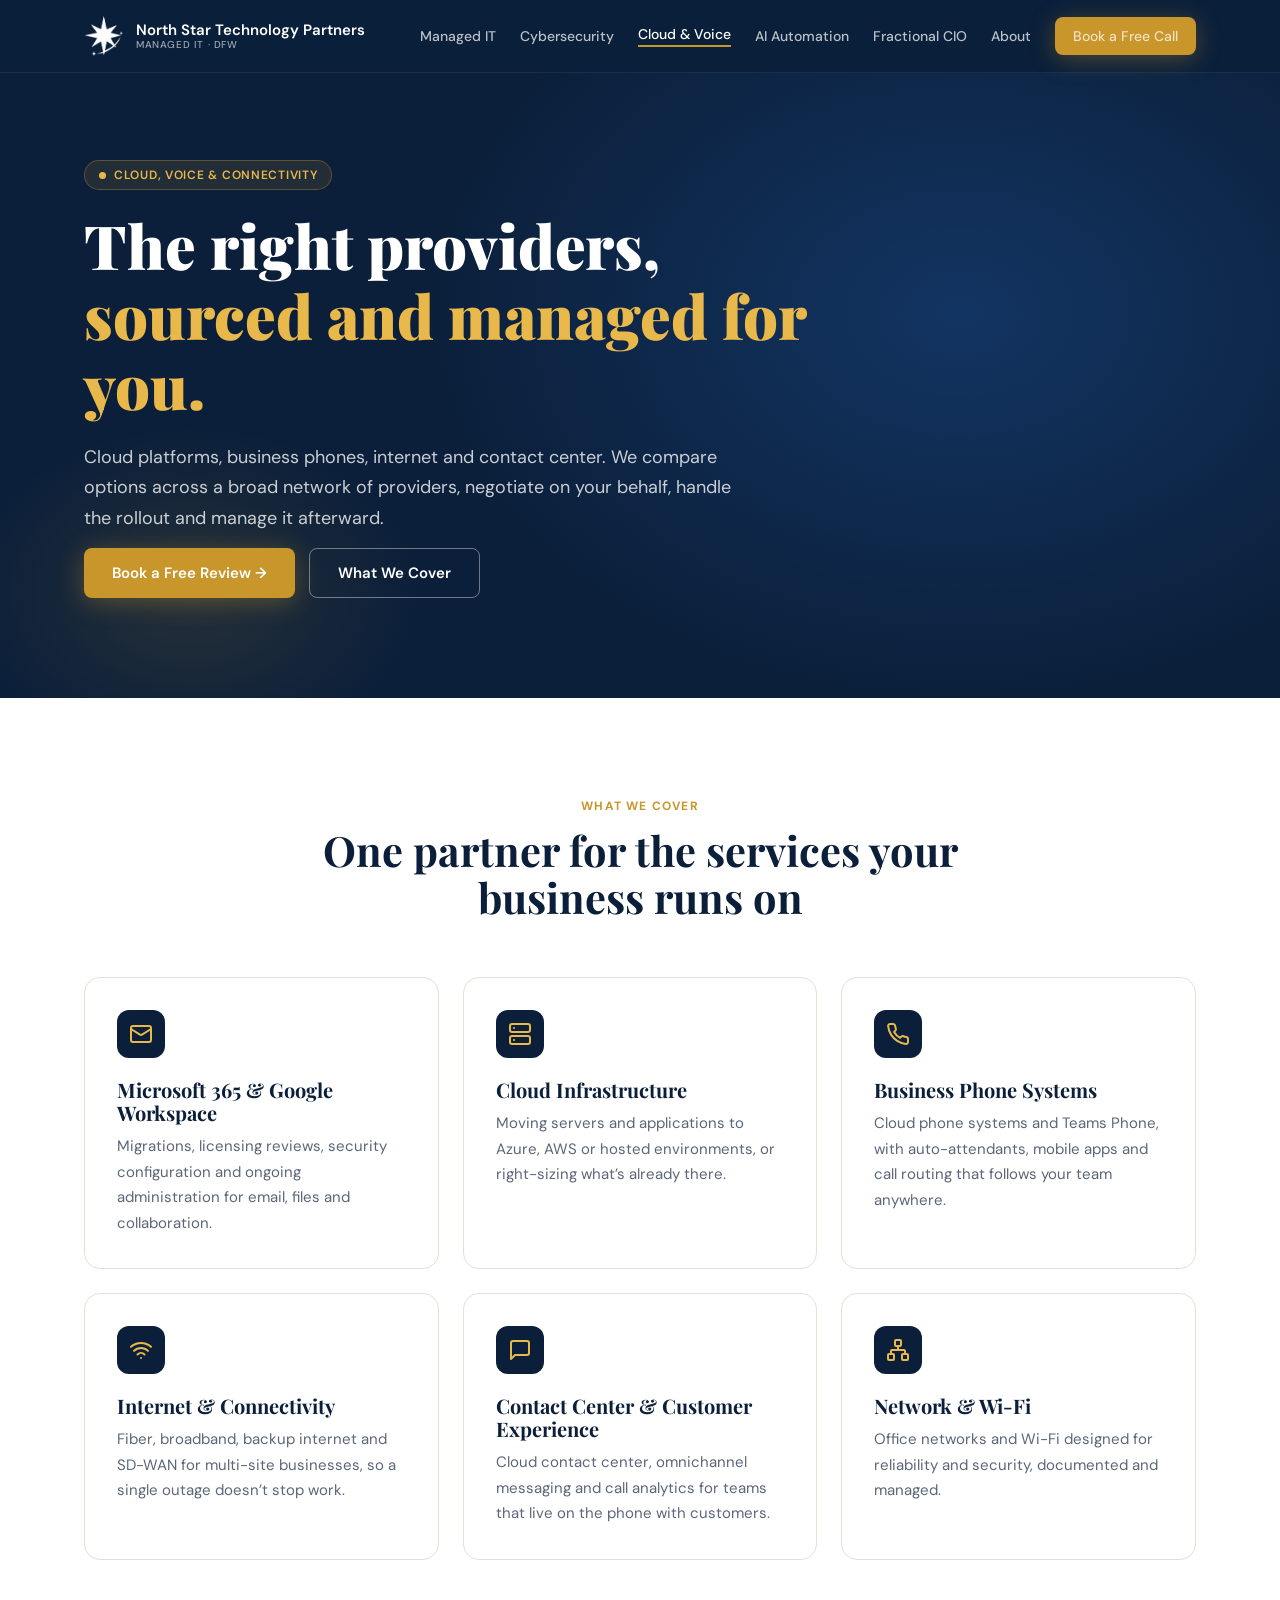
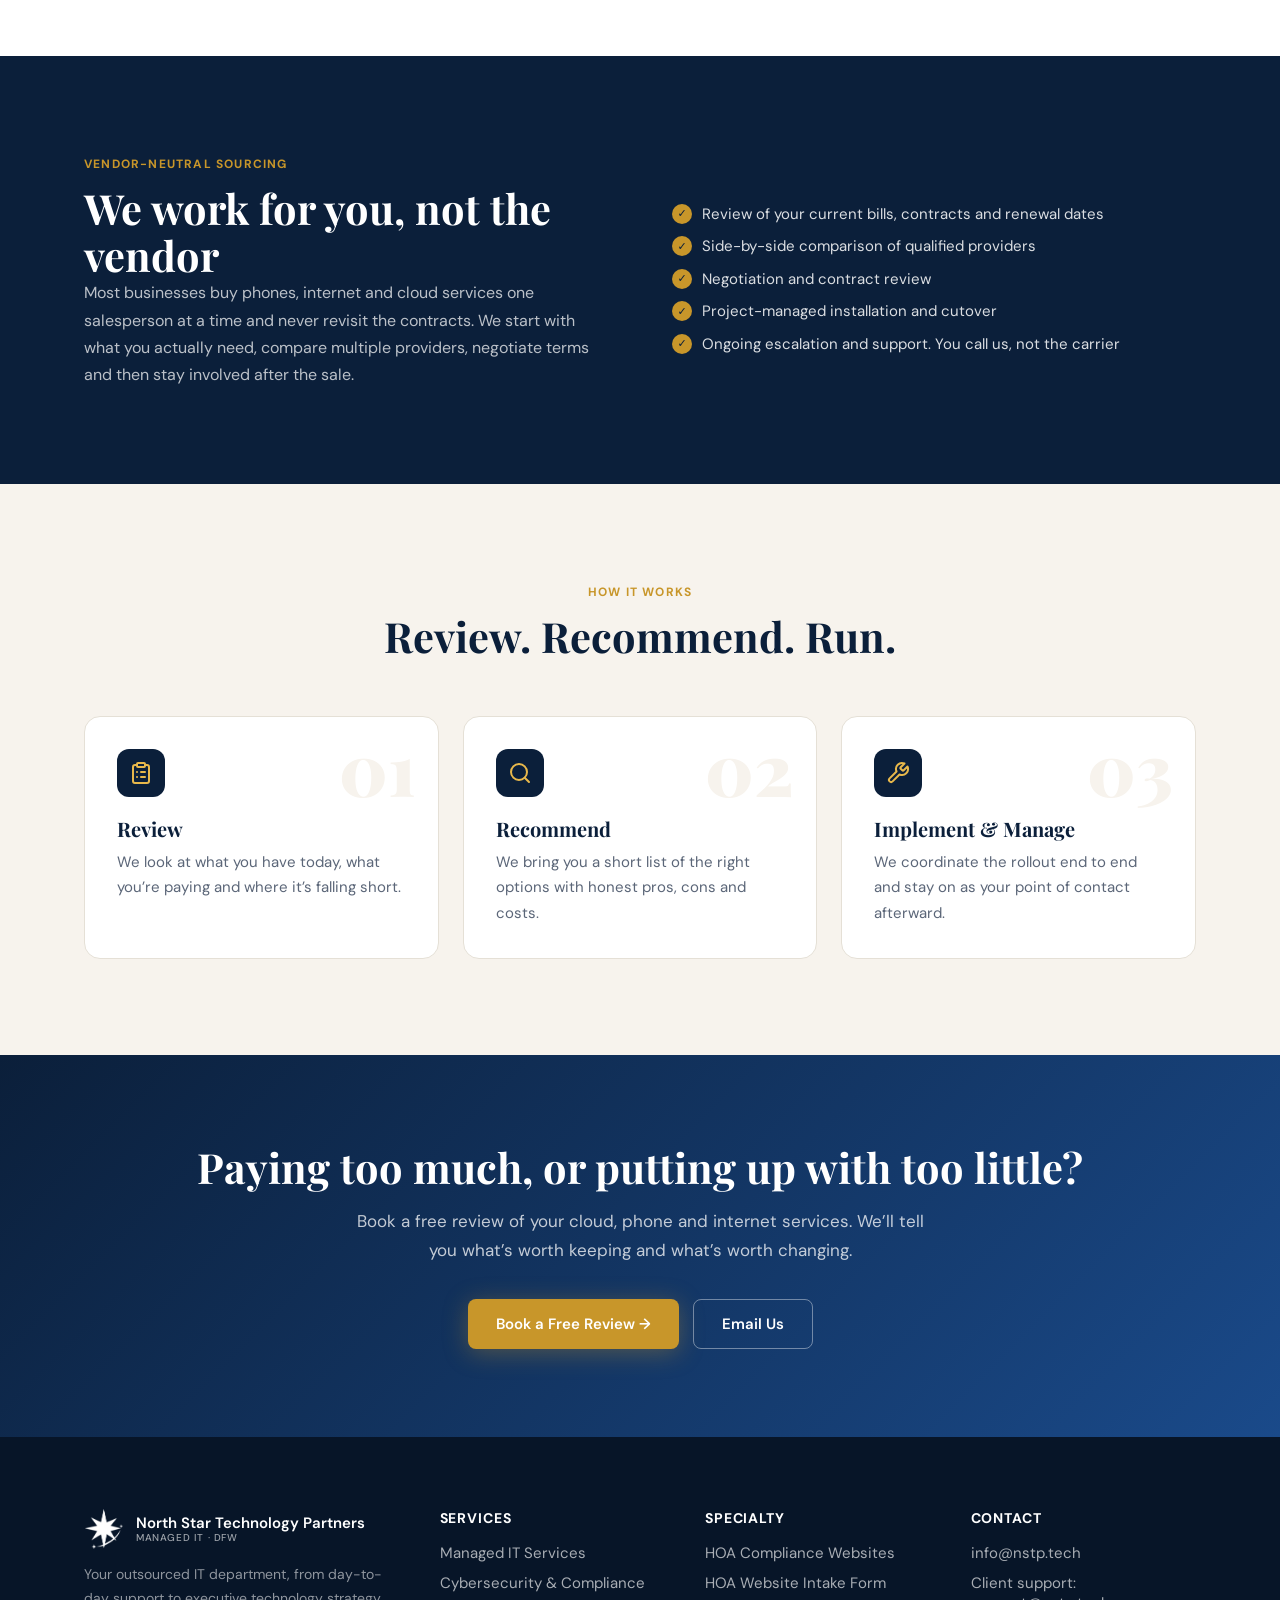
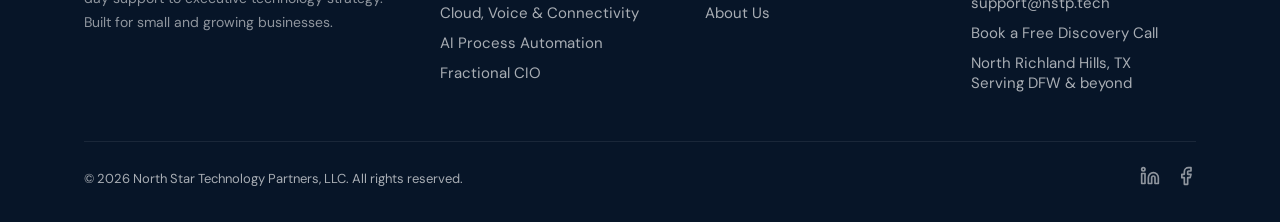
<file: cloud-computing.html>
<!DOCTYPE html>
<html lang="en">
<head>
<meta charset="UTF-8">
<meta name="viewport" content="width=device-width, initial-scale=1.0">
<title>Cloud, Voice & Connectivity | North Star Technology Partners</title>
<meta name="description" content="Vendor-neutral sourcing and management of Microsoft 365, cloud infrastructure, business phone systems, internet and contact center for small businesses in DFW.">
<meta property="og:type" content="website">
<meta property="og:site_name" content="North Star Technology Partners">
<meta property="og:title" content="Cloud, Voice & Connectivity | North Star Technology Partners">
<meta property="og:description" content="Vendor-neutral sourcing and management of Microsoft 365, cloud infrastructure, business phone systems, internet and contact center for small businesses in DFW.">
<link rel="icon" type="image/png" href="images/favicon.png">
<link rel="preconnect" href="https://fonts.googleapis.com">
<link rel="preconnect" href="https://fonts.gstatic.com" crossorigin>
<link href="https://fonts.googleapis.com/css2?family=Playfair+Display:wght@700;900&family=DM+Sans:wght@400;500;600;700&display=swap" rel="stylesheet">
<link rel="stylesheet" href="assets/site.css">
</head>
<body>
<header class="site-nav">
  <div class="container nav-inner">
    <a href="index.html" class="brand">
      <img src="images/logo-star-white.png" alt="" width="40" height="40">
      <span class="brand-text">North Star Technology Partners<span>Managed IT &middot; DFW</span></span>
    </a>
    <button class="nav-toggle" aria-label="Open menu" aria-expanded="false" aria-controls="nav-links">
      <svg viewBox="0 0 24 24" fill="none" stroke="currentColor" stroke-width="2" stroke-linecap="round"><line x1="4" x2="20" y1="6" y2="6"/><line x1="4" x2="20" y1="12" y2="12"/><line x1="4" x2="20" y1="18" y2="18"/></svg>
    </button>
    <nav class="nav-links" id="nav-links" aria-label="Main">
      <a href="managed-it.html">Managed IT</a><a href="cybersecurity.html">Cybersecurity</a><a href="cloud-computing.html" aria-current="page">Cloud &amp; Voice</a><a href="ai-automation.html">AI Automation</a><a href="fractional-cio.html">Fractional CIO</a><a href="index.html#about">About</a>
      <a href="https://calendly.com/howard-nstp/30min" target="_blank" rel="noopener" class="btn btn-gold btn-sm">Book a Free Call</a>
    </nav>
  </div>
</header>
<main>
<section class="hero">
  <div class="container">
    <div class="hero-inner">
      <span class="tag">Cloud, Voice &amp; Connectivity</span>
      <h1>The right providers, <em>sourced and managed for you.</em></h1>
      <p class="hero-lead">Cloud platforms, business phones, internet and contact center. We compare options across a broad network of providers, negotiate on your behalf, handle the rollout and manage it afterward.</p>
      
      <div class="actions">
        <a href="https://calendly.com/howard-nstp/30min" class="btn btn-gold" target="_blank" rel="noopener">Book a Free Review →</a>
        <a href="#services" class="btn btn-outline">What We Cover</a>
      </div>
    </div>
  </div>
</section>

<section class="section" id="services">
  <div class="container">
    <div class="section-header center"><span class="label">What We Cover</span><h2>One partner for the services your business runs on</h2></div>
    <div class="grid grid-3">
      <div class="card fade-up"><div class="icon"><svg viewBox="0 0 24 24" fill="none" stroke="currentColor" stroke-width="2" stroke-linecap="round" stroke-linejoin="round" aria-hidden="true"><rect width="20" height="16" x="2" y="4" rx="2"/><path d="m22 7-8.97 5.7a1.94 1.94 0 0 1-2.06 0L2 7"/></svg></div><h3>Microsoft 365 &amp; Google Workspace</h3><p>Migrations, licensing reviews, security configuration and ongoing administration for email, files and collaboration.</p></div>
      <div class="card fade-up"><div class="icon"><svg viewBox="0 0 24 24" fill="none" stroke="currentColor" stroke-width="2" stroke-linecap="round" stroke-linejoin="round" aria-hidden="true"><rect width="20" height="8" x="2" y="2" rx="2" ry="2"/><rect width="20" height="8" x="2" y="14" rx="2" ry="2"/><line x1="6" x2="6.01" y1="6" y2="6"/><line x1="6" x2="6.01" y1="18" y2="18"/></svg></div><h3>Cloud Infrastructure</h3><p>Moving servers and applications to Azure, AWS or hosted environments, or right-sizing what&rsquo;s already there.</p></div>
      <div class="card fade-up" id="voice"><div class="icon"><svg viewBox="0 0 24 24" fill="none" stroke="currentColor" stroke-width="2" stroke-linecap="round" stroke-linejoin="round" aria-hidden="true"><path d="M22 16.92v3a2 2 0 0 1-2.18 2 19.79 19.79 0 0 1-8.63-3.07 19.5 19.5 0 0 1-6-6 19.79 19.79 0 0 1-3.07-8.67A2 2 0 0 1 4.11 2h3a2 2 0 0 1 2 1.72 12.84 12.84 0 0 0 .7 2.81 2 2 0 0 1-.45 2.11L8.09 9.91a16 16 0 0 0 6 6l1.27-1.27a2 2 0 0 1 2.11-.45 12.84 12.84 0 0 0 2.81.7A2 2 0 0 1 22 16.92z"/></svg></div><h3>Business Phone Systems</h3><p>Cloud phone systems and Teams Phone, with auto-attendants, mobile apps and call routing that follows your team anywhere.</p></div>
      <div class="card fade-up"><div class="icon"><svg viewBox="0 0 24 24" fill="none" stroke="currentColor" stroke-width="2" stroke-linecap="round" stroke-linejoin="round" aria-hidden="true"><path d="M12 20h.01"/><path d="M2 8.82a15 15 0 0 1 20 0"/><path d="M5 12.859a10 10 0 0 1 14 0"/><path d="M8.5 16.429a5 5 0 0 1 7 0"/></svg></div><h3>Internet &amp; Connectivity</h3><p>Fiber, broadband, backup internet and SD-WAN for multi-site businesses, so a single outage doesn&rsquo;t stop work.</p></div>
      <div class="card fade-up" id="cx"><div class="icon"><svg viewBox="0 0 24 24" fill="none" stroke="currentColor" stroke-width="2" stroke-linecap="round" stroke-linejoin="round" aria-hidden="true"><path d="M21 15a2 2 0 0 1-2 2H7l-4 4V5a2 2 0 0 1 2-2h14a2 2 0 0 1 2 2z"/></svg></div><h3>Contact Center &amp; Customer Experience</h3><p>Cloud contact center, omnichannel messaging and call analytics for teams that live on the phone with customers.</p></div>
      <div class="card fade-up"><div class="icon"><svg viewBox="0 0 24 24" fill="none" stroke="currentColor" stroke-width="2" stroke-linecap="round" stroke-linejoin="round" aria-hidden="true"><rect x="16" y="16" width="6" height="6" rx="1"/><rect x="2" y="16" width="6" height="6" rx="1"/><rect x="9" y="2" width="6" height="6" rx="1"/><path d="M5 16v-3a1 1 0 0 1 1-1h12a1 1 0 0 1 1 1v3"/><path d="M12 12V8"/></svg></div><h3>Network &amp; Wi-Fi</h3><p>Office networks and Wi-Fi designed for reliability and security, documented and managed.</p></div>
    </div>
  </div>
</section>

<section class="section navy">
  <div class="container split">
    <div>
      <span class="label">Vendor-Neutral Sourcing</span>
      <h2>We work for you, not the vendor</h2>
      <p>Most businesses buy phones, internet and cloud services one salesperson at a time and never revisit the contracts. We start with what you actually need, compare multiple providers, negotiate terms and then stay involved after the sale.</p>
    </div>
    <div>
      <ul class="checks"><li>Review of your current bills, contracts and renewal dates</li><li>Side-by-side comparison of qualified providers</li><li>Negotiation and contract review</li><li>Project-managed installation and cutover</li><li>Ongoing escalation and support. You call us, not the carrier</li></ul>
    </div>
  </div>
</section>

<section class="section sand">
  <div class="container">
    <div class="section-header center"><span class="label">How It Works</span><h2>Review. Recommend. Run.</h2></div>
    <div class="grid grid-3"><div class="card step fade-up"><div class="step-num">01</div><div class="icon"><svg viewBox="0 0 24 24" fill="none" stroke="currentColor" stroke-width="2" stroke-linecap="round" stroke-linejoin="round" aria-hidden="true"><rect width="8" height="4" x="8" y="2" rx="1" ry="1"/><path d="M16 4h2a2 2 0 0 1 2 2v14a2 2 0 0 1-2 2H6a2 2 0 0 1-2-2V6a2 2 0 0 1 2-2h2"/><path d="M12 11h4"/><path d="M12 16h4"/><path d="M8 11h.01"/><path d="M8 16h.01"/></svg></div><h3>Review</h3><p>We look at what you have today, what you&rsquo;re paying and where it&rsquo;s falling short.</p></div><div class="card step fade-up"><div class="step-num">02</div><div class="icon"><svg viewBox="0 0 24 24" fill="none" stroke="currentColor" stroke-width="2" stroke-linecap="round" stroke-linejoin="round" aria-hidden="true"><circle cx="11" cy="11" r="8"/><path d="m21 21-4.3-4.3"/></svg></div><h3>Recommend</h3><p>We bring you a short list of the right options with honest pros, cons and costs.</p></div><div class="card step fade-up"><div class="step-num">03</div><div class="icon"><svg viewBox="0 0 24 24" fill="none" stroke="currentColor" stroke-width="2" stroke-linecap="round" stroke-linejoin="round" aria-hidden="true"><path d="M14.7 6.3a1 1 0 0 0 0 1.4l1.6 1.6a1 1 0 0 0 1.4 0l3.77-3.77a6 6 0 0 1-7.94 7.94l-6.91 6.91a2.12 2.12 0 0 1-3-3l6.91-6.91a6 6 0 0 1 7.94-7.94l-3.76 3.76z"/></svg></div><h3>Implement &amp; Manage</h3><p>We coordinate the rollout end to end and stay on as your point of contact afterward.</p></div></div>
  </div>
</section>

<section class="cta-band">
  <div class="container">
    <h2>Paying too much, or putting up with too little?</h2>
    <p>Book a free review of your cloud, phone and internet services. We&rsquo;ll tell you what&rsquo;s worth keeping and what&rsquo;s worth changing.</p>
    <div class="actions">
      <a href="https://calendly.com/howard-nstp/30min" target="_blank" rel="noopener" class="btn btn-gold">Book a Free Review →</a>
      <a href="mailto:info@nstp.tech" class="btn btn-outline">Email Us</a>
    </div>
  </div>
</section>

</main>
<footer class="site-footer">
  <div class="container">
    <div class="footer-grid">
      <div>
        <a href="index.html" class="brand">
          <img src="images/logo-star-white.png" alt="" width="40" height="40">
          <span class="brand-text">North Star Technology Partners<span>Managed IT &middot; DFW</span></span>
        </a>
        <p>Your outsourced IT department, from day-to-day support to executive technology strategy. Built for small and growing businesses.</p>
      </div>
      <div>
        <h4>Services</h4>
        <ul>
          <li><a href="managed-it.html">Managed IT Services</a></li>
          <li><a href="cybersecurity.html">Cybersecurity &amp; Compliance</a></li>
          <li><a href="cloud-computing.html">Cloud, Voice &amp; Connectivity</a></li>
          <li><a href="ai-automation.html">AI Process Automation</a></li>
          <li><a href="fractional-cio.html">Fractional CIO</a></li>
        </ul>
      </div>
      <div>
        <h4>Specialty</h4>
        <ul>
          <li><a href="hoa-compliance.html">HOA Compliance Websites</a></li>
          <li><a href="hoa-intake.html">HOA Website Intake Form</a></li>
          <li><a href="index.html#about">About Us</a></li>
        </ul>
      </div>
      <div>
        <h4>Contact</h4>
        <ul>
          <li><a href="mailto:info@nstp.tech">info@nstp.tech</a></li>
          <li>Client support: <a href="mailto:support@nstp.tech">support@nstp.tech</a></li>
          <li><a href="https://calendly.com/howard-nstp/30min" target="_blank" rel="noopener">Book a Free Discovery Call</a></li>
          <li>North Richland Hills, TX<br>Serving DFW &amp; beyond</li>
        </ul>
      </div>
    </div>
    <div class="footer-bottom">
      <div>&copy; <span data-year>2026</span> North Star Technology Partners, LLC. All rights reserved.</div>
      <div class="social">
        <a href="https://www.linkedin.com/company/north-star-technology-partners" target="_blank" rel="noopener noreferrer" aria-label="LinkedIn">
          <svg viewBox="0 0 24 24" fill="none" stroke="currentColor" stroke-width="2" stroke-linecap="round" stroke-linejoin="round"><path d="M16 8a6 6 0 0 1 6 6v7h-4v-7a2 2 0 0 0-2-2 2 2 0 0 0-2 2v7h-4v-7a6 6 0 0 1 6-6z"/><rect x="2" y="9" width="4" height="12"/><circle cx="4" cy="4" r="2"/></svg>
        </a>
        <a href="https://www.facebook.com/share/1FBoUcGVja/?mibextid=wwXIfr" target="_blank" rel="noopener noreferrer" aria-label="Facebook">
          <svg viewBox="0 0 24 24" fill="none" stroke="currentColor" stroke-width="2" stroke-linecap="round" stroke-linejoin="round"><path d="M18 2h-3a5 5 0 0 0-5 5v3H7v4h3v8h4v-8h3l1-4h-4V7a1 1 0 0 1 1-1h3z"/></svg>
        </a>
      </div>
    </div>
  </div>
</footer>
<script src="assets/site.js"></script>
</body>
</html>
</file>
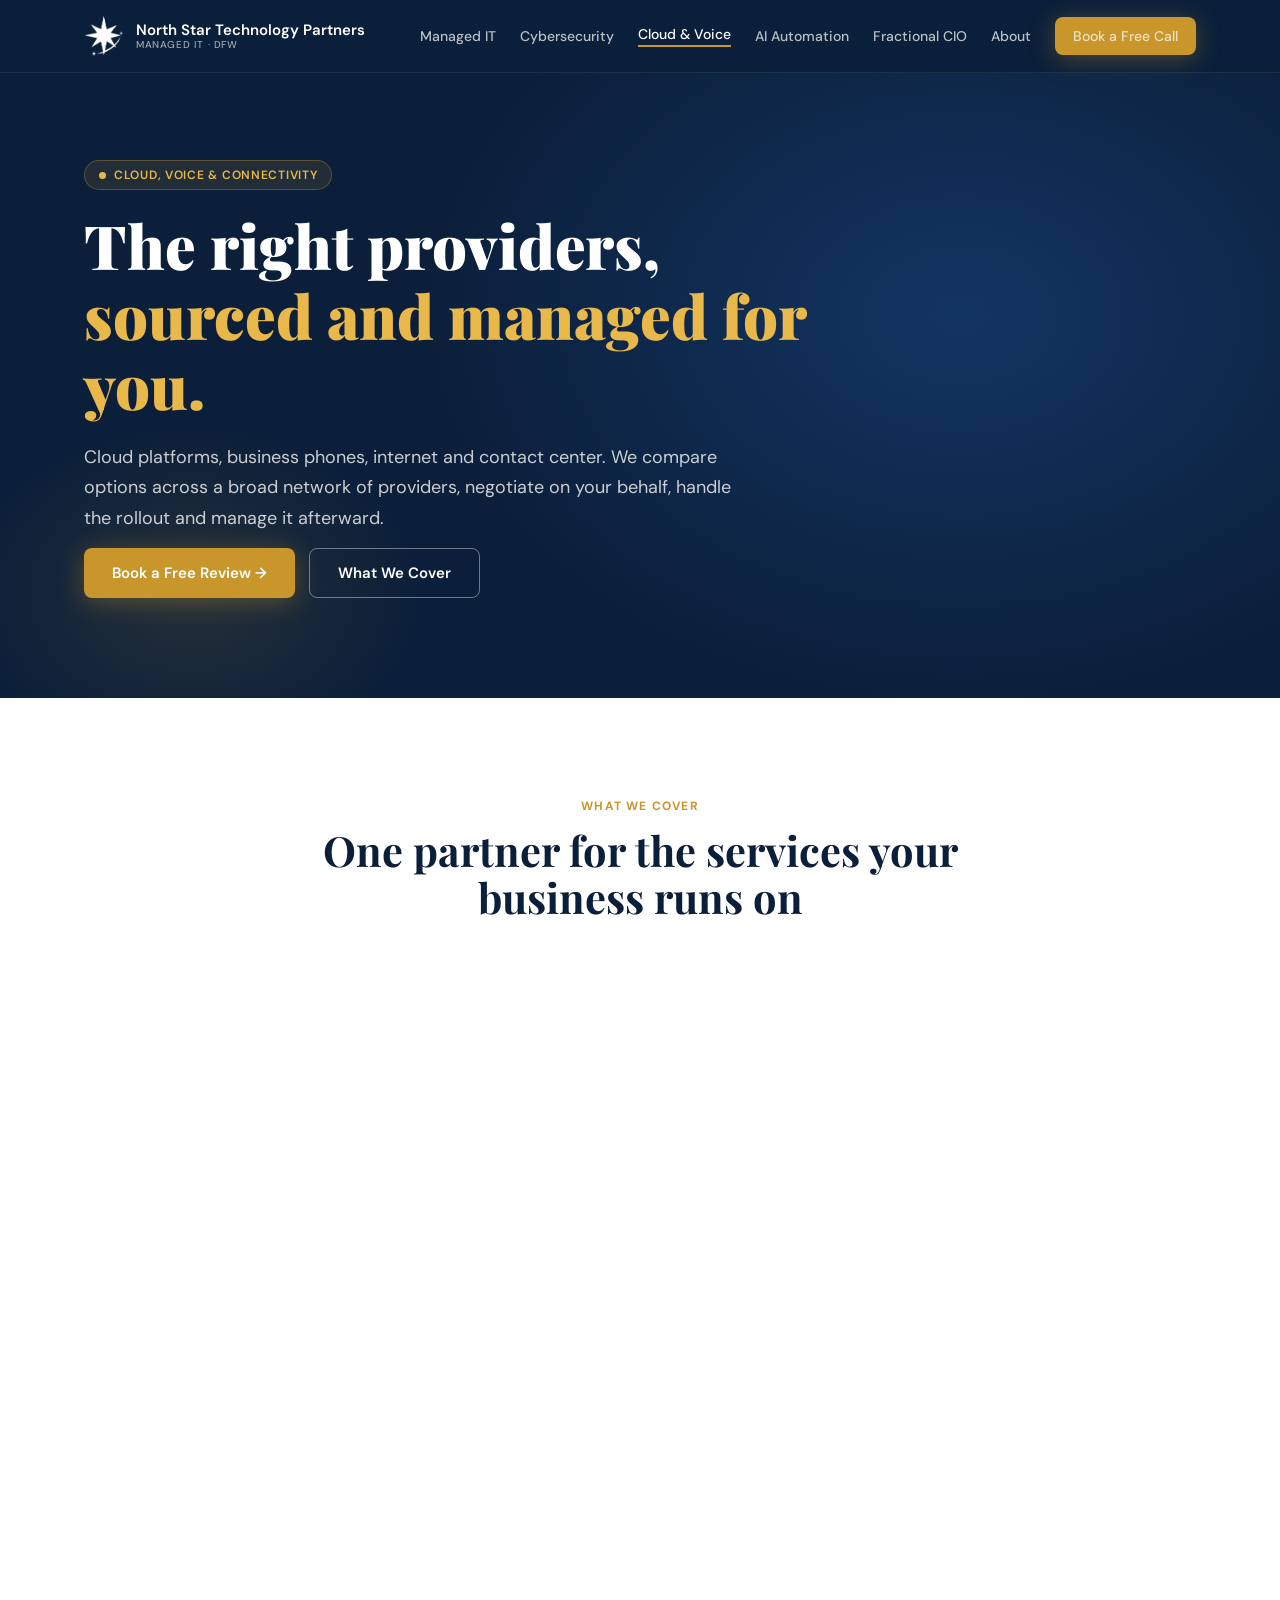
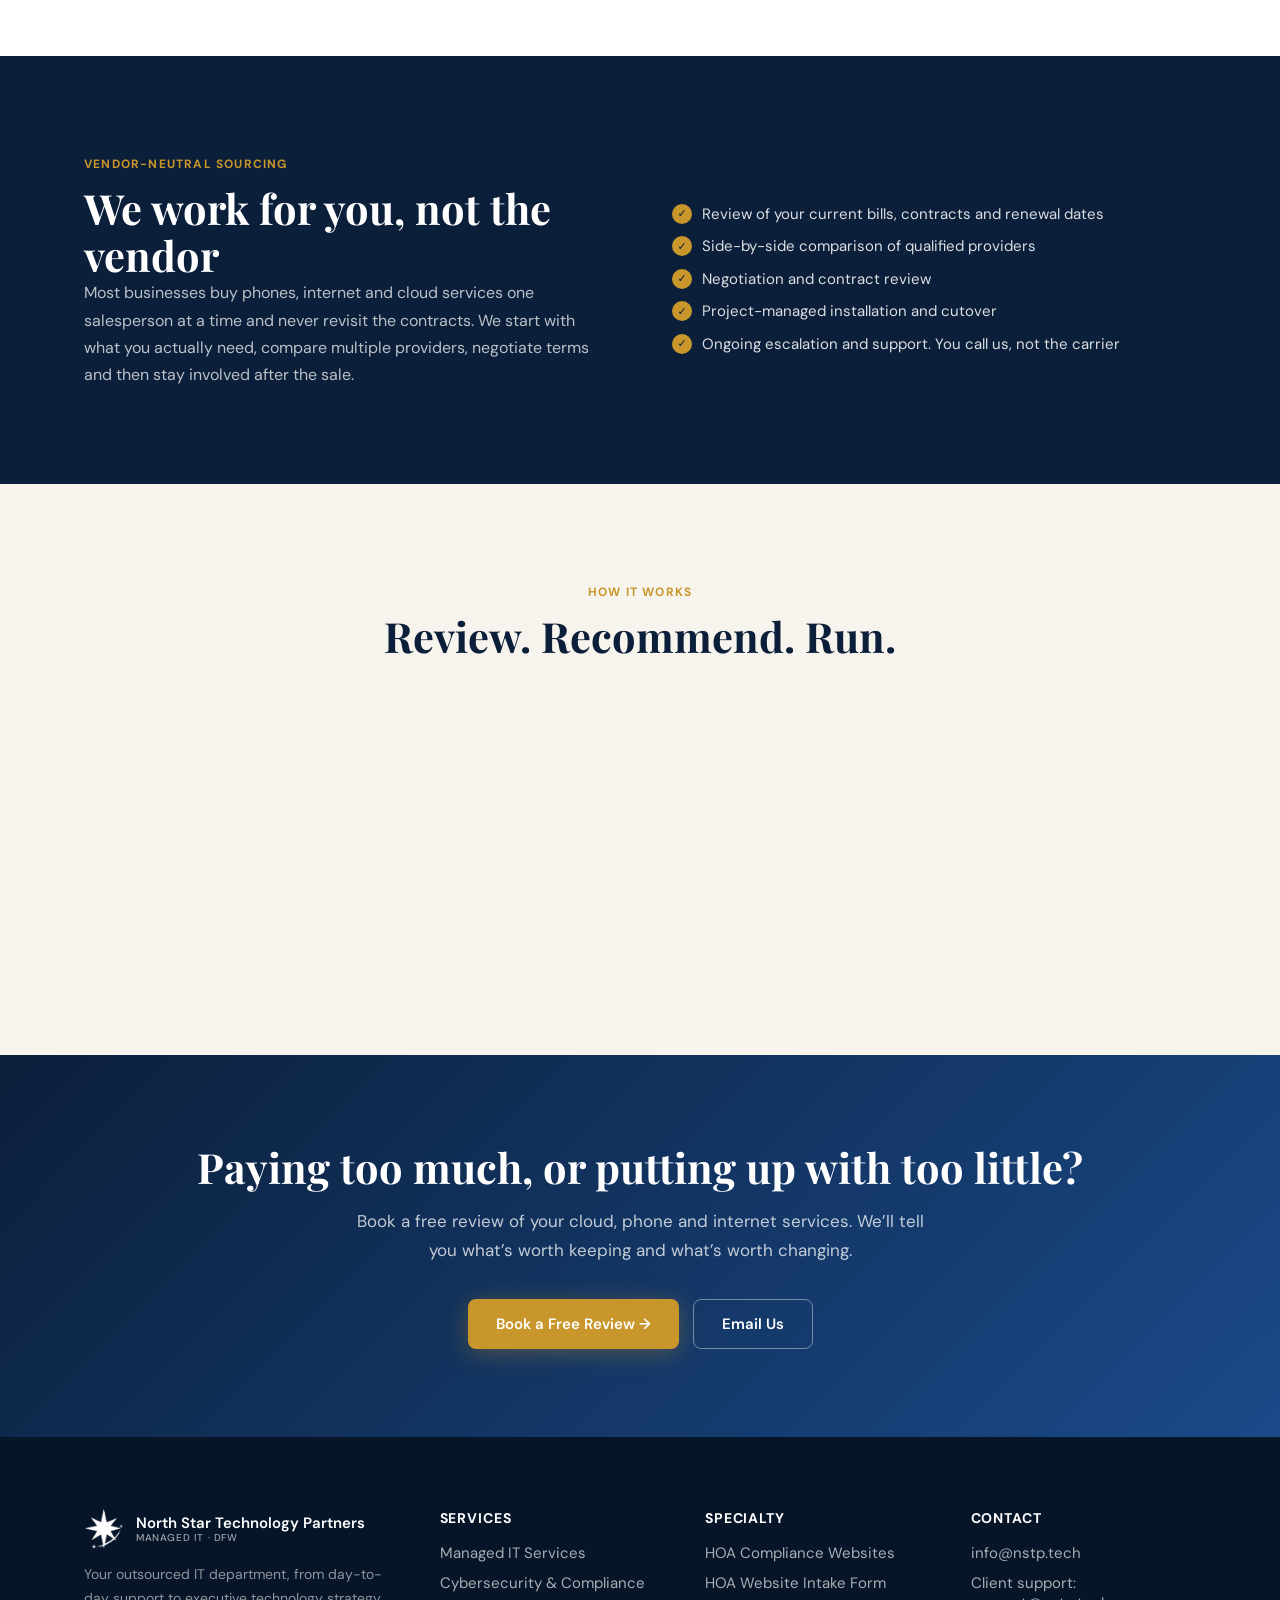
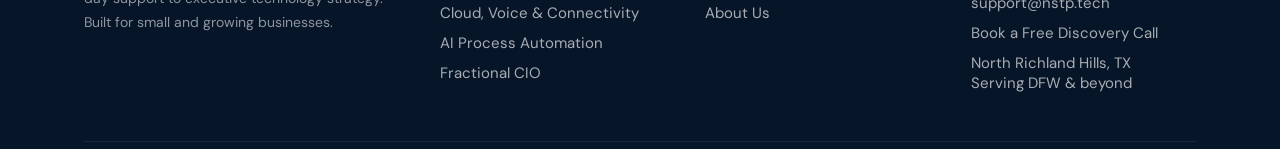
<file: customer-experience.html>
<!DOCTYPE html>
<html lang="en">
<head>
<meta charset="UTF-8">
<title>Contact Center &amp; Customer Experience | North Star Technology Partners</title>
<meta http-equiv="refresh" content="0; url=cloud-computing.html#cx">
<link rel="canonical" href="cloud-computing.html#cx">
<meta name="robots" content="noindex">
</head>
<body>
<p>This page has moved. <a href="cloud-computing.html#cx">Continue to Contact Center &amp; Customer Experience</a>.</p>
</body>
</html>
</file>
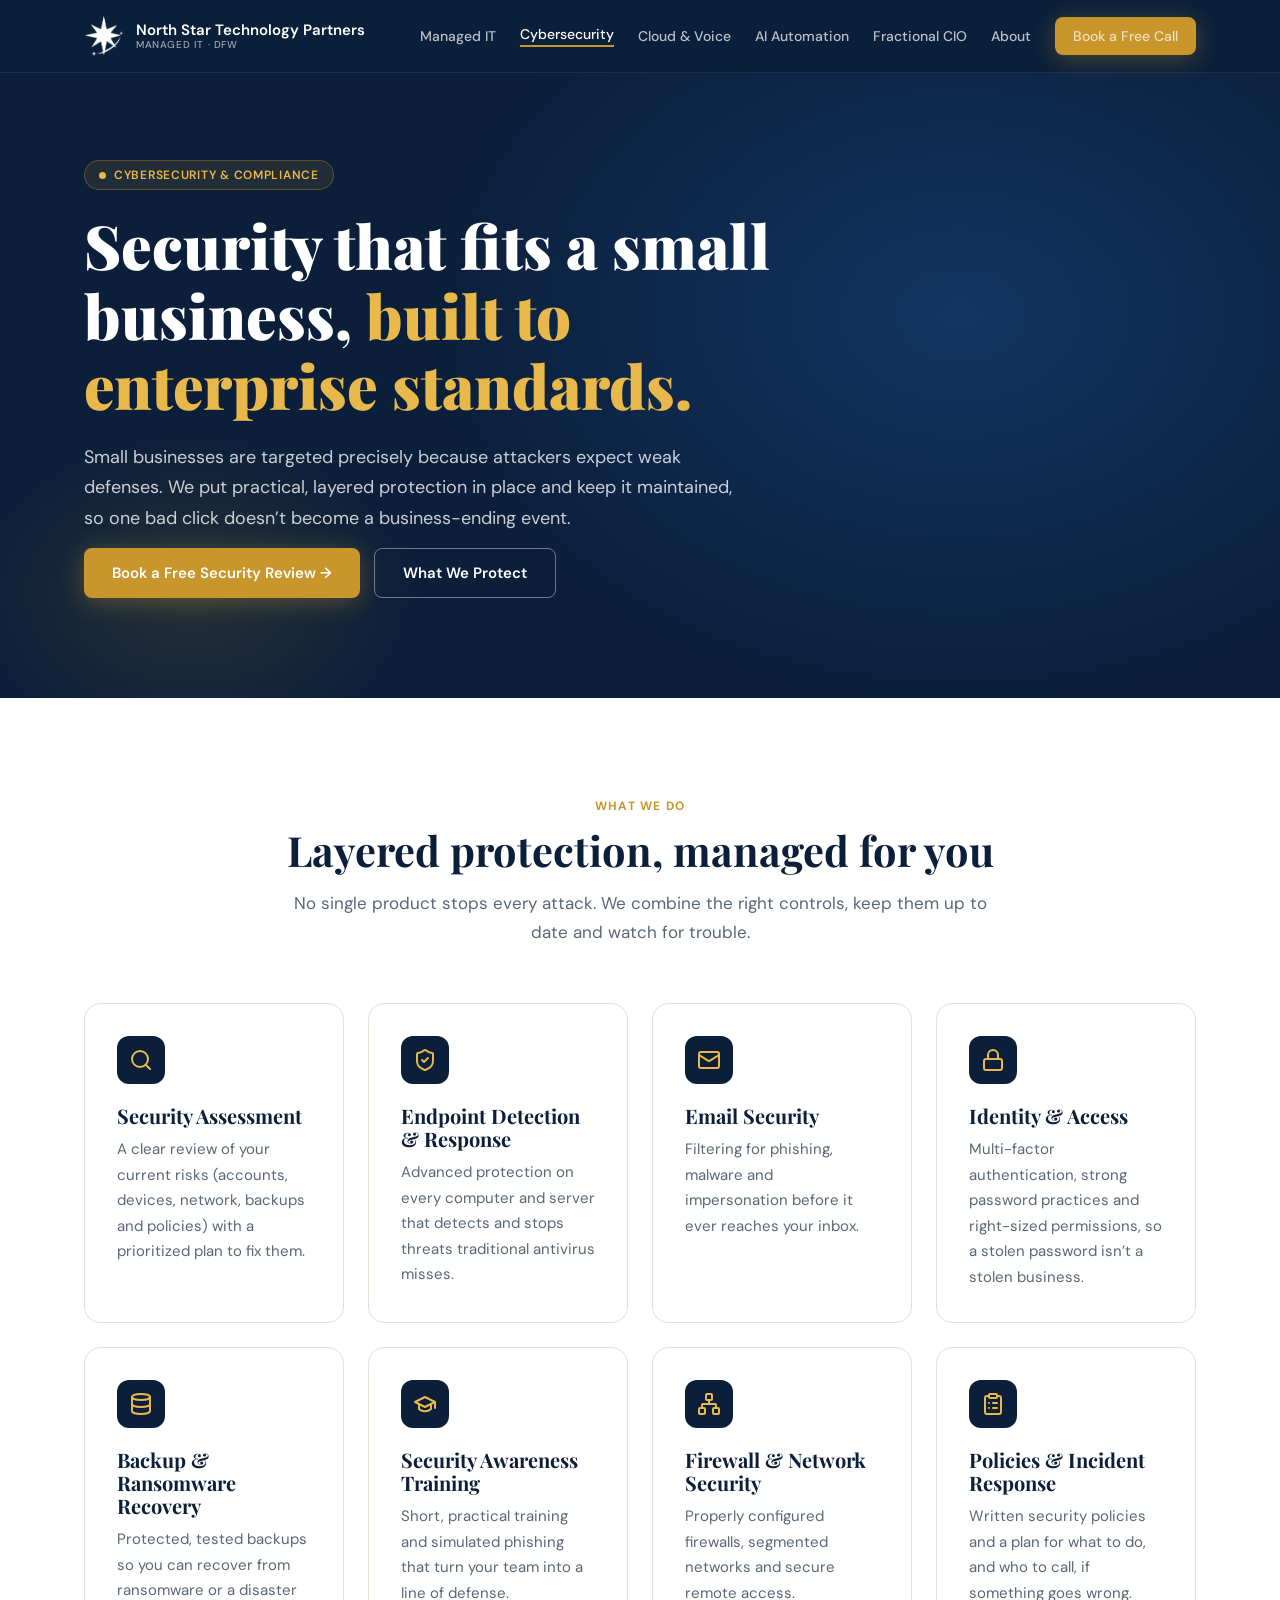
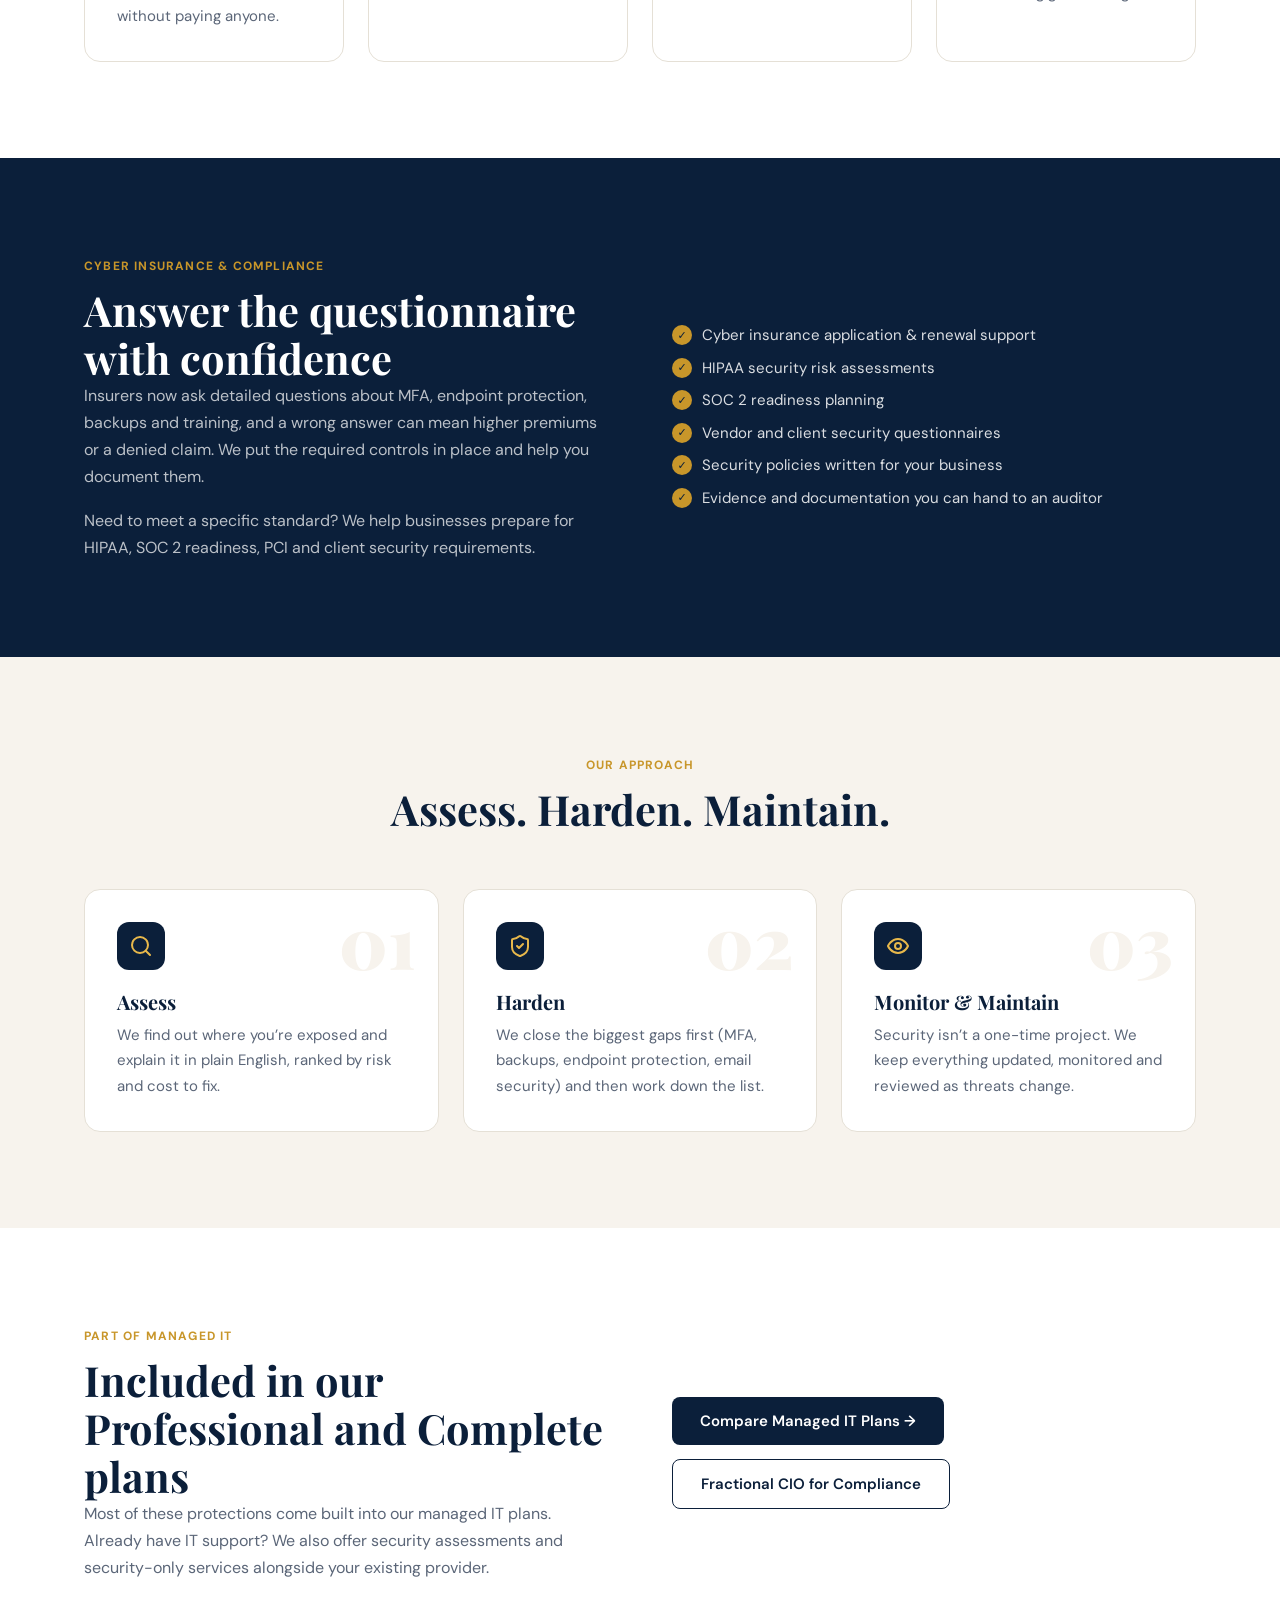
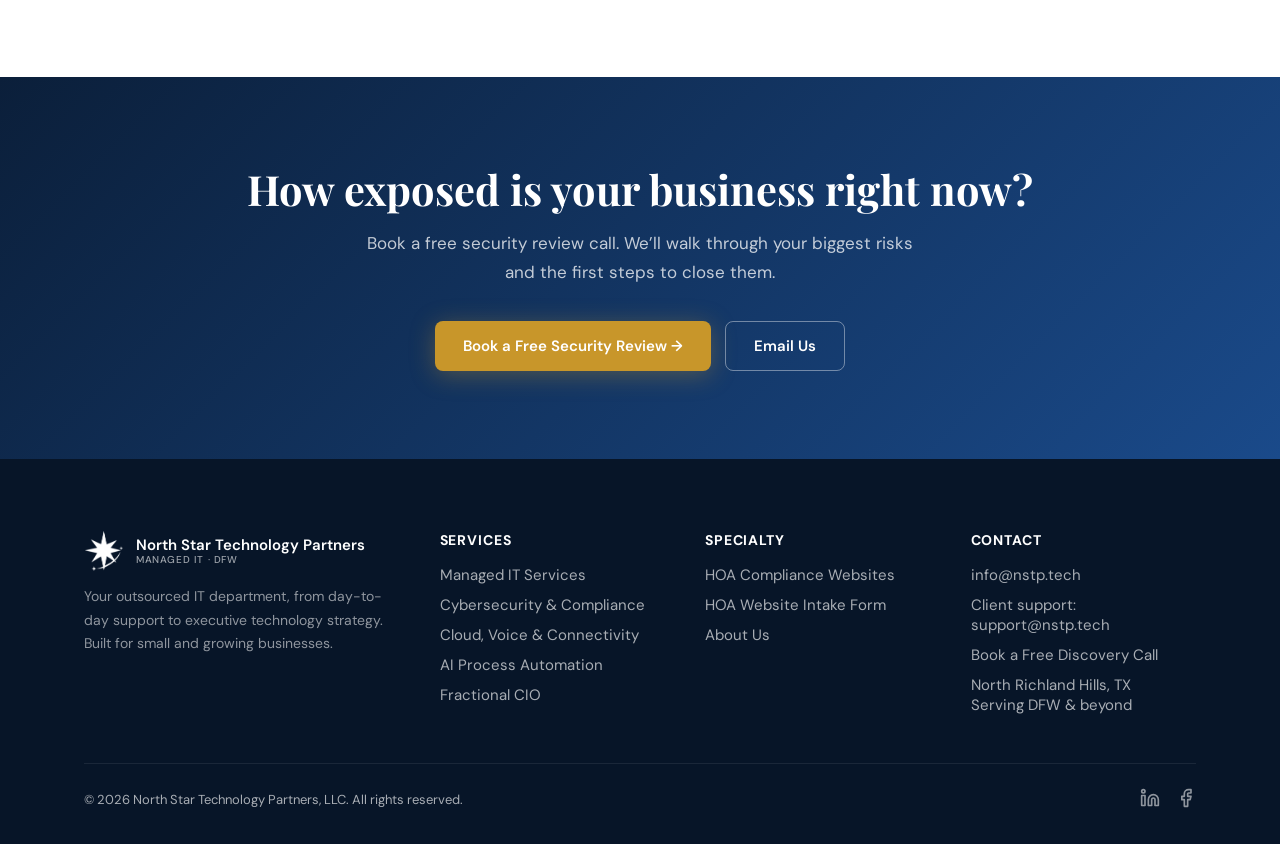
<file: cybersecurity.html>
<!DOCTYPE html>
<html lang="en">
<head>
<meta charset="UTF-8">
<meta name="viewport" content="width=device-width, initial-scale=1.0">
<title>Cybersecurity & Compliance | North Star Technology Partners</title>
<meta name="description" content="Practical, layered cybersecurity for small businesses in DFW: endpoint protection, email security, MFA, backups, training, cyber insurance readiness and HIPAA/SOC 2 support.">
<meta property="og:type" content="website">
<meta property="og:site_name" content="North Star Technology Partners">
<meta property="og:title" content="Cybersecurity & Compliance | North Star Technology Partners">
<meta property="og:description" content="Practical, layered cybersecurity for small businesses in DFW: endpoint protection, email security, MFA, backups, training, cyber insurance readiness and HIPAA/SOC 2 support.">
<link rel="icon" type="image/png" href="images/favicon.png">
<link rel="preconnect" href="https://fonts.googleapis.com">
<link rel="preconnect" href="https://fonts.gstatic.com" crossorigin>
<link href="https://fonts.googleapis.com/css2?family=Playfair+Display:wght@700;900&family=DM+Sans:wght@400;500;600;700&display=swap" rel="stylesheet">
<link rel="stylesheet" href="assets/site.css">
</head>
<body>
<header class="site-nav">
  <div class="container nav-inner">
    <a href="index.html" class="brand">
      <img src="images/logo-star-white.png" alt="" width="40" height="40">
      <span class="brand-text">North Star Technology Partners<span>Managed IT &middot; DFW</span></span>
    </a>
    <button class="nav-toggle" aria-label="Open menu" aria-expanded="false" aria-controls="nav-links">
      <svg viewBox="0 0 24 24" fill="none" stroke="currentColor" stroke-width="2" stroke-linecap="round"><line x1="4" x2="20" y1="6" y2="6"/><line x1="4" x2="20" y1="12" y2="12"/><line x1="4" x2="20" y1="18" y2="18"/></svg>
    </button>
    <nav class="nav-links" id="nav-links" aria-label="Main">
      <a href="managed-it.html">Managed IT</a><a href="cybersecurity.html" aria-current="page">Cybersecurity</a><a href="cloud-computing.html">Cloud &amp; Voice</a><a href="ai-automation.html">AI Automation</a><a href="fractional-cio.html">Fractional CIO</a><a href="index.html#about">About</a>
      <a href="https://calendly.com/howard-nstp/30min" target="_blank" rel="noopener" class="btn btn-gold btn-sm">Book a Free Call</a>
    </nav>
  </div>
</header>
<main>
<section class="hero">
  <div class="container">
    <div class="hero-inner">
      <span class="tag">Cybersecurity &amp; Compliance</span>
      <h1>Security that fits a small business, <em>built to enterprise standards.</em></h1>
      <p class="hero-lead">Small businesses are targeted precisely because attackers expect weak defenses. We put practical, layered protection in place and keep it maintained, so one bad click doesn&rsquo;t become a business-ending event.</p>
      
      <div class="actions">
        <a href="https://calendly.com/howard-nstp/30min" class="btn btn-gold" target="_blank" rel="noopener">Book a Free Security Review →</a>
        <a href="#services" class="btn btn-outline">What We Protect</a>
      </div>
    </div>
  </div>
</section>

<section class="section" id="services">
  <div class="container">
    <div class="section-header center"><span class="label">What We Do</span><h2>Layered protection, managed for you</h2><p>No single product stops every attack. We combine the right controls, keep them up to date and watch for trouble.</p></div>
    <div class="grid grid-4">
      <div class="card fade-up"><div class="icon"><svg viewBox="0 0 24 24" fill="none" stroke="currentColor" stroke-width="2" stroke-linecap="round" stroke-linejoin="round" aria-hidden="true"><circle cx="11" cy="11" r="8"/><path d="m21 21-4.3-4.3"/></svg></div><h3>Security Assessment</h3><p>A clear review of your current risks (accounts, devices, network, backups and policies) with a prioritized plan to fix them.</p></div>
      <div class="card fade-up"><div class="icon"><svg viewBox="0 0 24 24" fill="none" stroke="currentColor" stroke-width="2" stroke-linecap="round" stroke-linejoin="round" aria-hidden="true"><path d="M20 13c0 5-3.5 7.5-7.66 8.95a1 1 0 0 1-.67-.01C7.5 20.5 4 18 4 13V6a1 1 0 0 1 1-1c2 0 4.5-1.2 6.24-2.72a1.17 1.17 0 0 1 1.52 0C14.51 3.81 17 5 19 5a1 1 0 0 1 1 1z"/><path d="m9 12 2 2 4-4"/></svg></div><h3>Endpoint Detection &amp; Response</h3><p>Advanced protection on every computer and server that detects and stops threats traditional antivirus misses.</p></div>
      <div class="card fade-up"><div class="icon"><svg viewBox="0 0 24 24" fill="none" stroke="currentColor" stroke-width="2" stroke-linecap="round" stroke-linejoin="round" aria-hidden="true"><rect width="20" height="16" x="2" y="4" rx="2"/><path d="m22 7-8.97 5.7a1.94 1.94 0 0 1-2.06 0L2 7"/></svg></div><h3>Email Security</h3><p>Filtering for phishing, malware and impersonation before it ever reaches your inbox.</p></div>
      <div class="card fade-up"><div class="icon"><svg viewBox="0 0 24 24" fill="none" stroke="currentColor" stroke-width="2" stroke-linecap="round" stroke-linejoin="round" aria-hidden="true"><rect width="18" height="11" x="3" y="11" rx="2" ry="2"/><path d="M7 11V7a5 5 0 0 1 10 0v4"/></svg></div><h3>Identity &amp; Access</h3><p>Multi-factor authentication, strong password practices and right-sized permissions, so a stolen password isn&rsquo;t a stolen business.</p></div>
      <div class="card fade-up"><div class="icon"><svg viewBox="0 0 24 24" fill="none" stroke="currentColor" stroke-width="2" stroke-linecap="round" stroke-linejoin="round" aria-hidden="true"><ellipse cx="12" cy="5" rx="9" ry="3"/><path d="M3 5V19A9 3 0 0 0 21 19V5"/><path d="M3 12A9 3 0 0 0 21 12"/></svg></div><h3>Backup &amp; Ransomware Recovery</h3><p>Protected, tested backups so you can recover from ransomware or a disaster without paying anyone.</p></div>
      <div class="card fade-up"><div class="icon"><svg viewBox="0 0 24 24" fill="none" stroke="currentColor" stroke-width="2" stroke-linecap="round" stroke-linejoin="round" aria-hidden="true"><path d="M22 10v6M2 10l10-5 10 5-10 5z"/><path d="M6 12v5c3 3 9 3 12 0v-5"/></svg></div><h3>Security Awareness Training</h3><p>Short, practical training and simulated phishing that turn your team into a line of defense.</p></div>
      <div class="card fade-up"><div class="icon"><svg viewBox="0 0 24 24" fill="none" stroke="currentColor" stroke-width="2" stroke-linecap="round" stroke-linejoin="round" aria-hidden="true"><rect x="16" y="16" width="6" height="6" rx="1"/><rect x="2" y="16" width="6" height="6" rx="1"/><rect x="9" y="2" width="6" height="6" rx="1"/><path d="M5 16v-3a1 1 0 0 1 1-1h12a1 1 0 0 1 1 1v3"/><path d="M12 12V8"/></svg></div><h3>Firewall &amp; Network Security</h3><p>Properly configured firewalls, segmented networks and secure remote access.</p></div>
      <div class="card fade-up"><div class="icon"><svg viewBox="0 0 24 24" fill="none" stroke="currentColor" stroke-width="2" stroke-linecap="round" stroke-linejoin="round" aria-hidden="true"><rect width="8" height="4" x="8" y="2" rx="1" ry="1"/><path d="M16 4h2a2 2 0 0 1 2 2v14a2 2 0 0 1-2 2H6a2 2 0 0 1-2-2V6a2 2 0 0 1 2-2h2"/><path d="M12 11h4"/><path d="M12 16h4"/><path d="M8 11h.01"/><path d="M8 16h.01"/></svg></div><h3>Policies &amp; Incident Response</h3><p>Written security policies and a plan for what to do, and who to call, if something goes wrong.</p></div>
    </div>
  </div>
</section>

<section class="section navy">
  <div class="container split">
    <div>
      <span class="label">Cyber Insurance &amp; Compliance</span>
      <h2>Answer the questionnaire with confidence</h2>
      <p>Insurers now ask detailed questions about MFA, endpoint protection, backups and training, and a wrong answer can mean higher premiums or a denied claim. We put the required controls in place and help you document them.</p>
      <p>Need to meet a specific standard? We help businesses prepare for HIPAA, SOC 2 readiness, PCI and client security requirements.</p>
    </div>
    <div>
      <ul class="checks"><li>Cyber insurance application &amp; renewal support</li><li>HIPAA security risk assessments</li><li>SOC 2 readiness planning</li><li>Vendor and client security questionnaires</li><li>Security policies written for your business</li><li>Evidence and documentation you can hand to an auditor</li></ul>
    </div>
  </div>
</section>

<section class="section sand">
  <div class="container">
    <div class="section-header center"><span class="label">Our Approach</span><h2>Assess. Harden. Maintain.</h2></div>
    <div class="grid grid-3"><div class="card step fade-up"><div class="step-num">01</div><div class="icon"><svg viewBox="0 0 24 24" fill="none" stroke="currentColor" stroke-width="2" stroke-linecap="round" stroke-linejoin="round" aria-hidden="true"><circle cx="11" cy="11" r="8"/><path d="m21 21-4.3-4.3"/></svg></div><h3>Assess</h3><p>We find out where you&rsquo;re exposed and explain it in plain English, ranked by risk and cost to fix.</p></div><div class="card step fade-up"><div class="step-num">02</div><div class="icon"><svg viewBox="0 0 24 24" fill="none" stroke="currentColor" stroke-width="2" stroke-linecap="round" stroke-linejoin="round" aria-hidden="true"><path d="M20 13c0 5-3.5 7.5-7.66 8.95a1 1 0 0 1-.67-.01C7.5 20.5 4 18 4 13V6a1 1 0 0 1 1-1c2 0 4.5-1.2 6.24-2.72a1.17 1.17 0 0 1 1.52 0C14.51 3.81 17 5 19 5a1 1 0 0 1 1 1z"/><path d="m9 12 2 2 4-4"/></svg></div><h3>Harden</h3><p>We close the biggest gaps first (MFA, backups, endpoint protection, email security) and then work down the list.</p></div><div class="card step fade-up"><div class="step-num">03</div><div class="icon"><svg viewBox="0 0 24 24" fill="none" stroke="currentColor" stroke-width="2" stroke-linecap="round" stroke-linejoin="round" aria-hidden="true"><path d="M2 12s3-7 10-7 10 7 10 7-3 7-10 7-10-7-10-7Z"/><circle cx="12" cy="12" r="3"/></svg></div><h3>Monitor &amp; Maintain</h3><p>Security isn&rsquo;t a one-time project. We keep everything updated, monitored and reviewed as threats change.</p></div></div>
  </div>
</section>

<section class="section">
  <div class="container split">
    <div>
      <span class="label">Part of Managed IT</span>
      <h2>Included in our Professional and Complete plans</h2>
      <p>Most of these protections come built into our managed IT plans. Already have IT support? We also offer security assessments and security-only services alongside your existing provider.</p>
    </div>
    <div class="actions">
      <a href="managed-it.html#plans" class="btn btn-navy">Compare Managed IT Plans →</a>
      <a href="fractional-cio.html" class="btn btn-outline-navy">Fractional CIO for Compliance</a>
    </div>
  </div>
</section>

<section class="cta-band">
  <div class="container">
    <h2>How exposed is your business right now?</h2>
    <p>Book a free security review call. We&rsquo;ll walk through your biggest risks and the first steps to close them.</p>
    <div class="actions">
      <a href="https://calendly.com/howard-nstp/30min" target="_blank" rel="noopener" class="btn btn-gold">Book a Free Security Review →</a>
      <a href="mailto:info@nstp.tech" class="btn btn-outline">Email Us</a>
    </div>
  </div>
</section>

</main>
<footer class="site-footer">
  <div class="container">
    <div class="footer-grid">
      <div>
        <a href="index.html" class="brand">
          <img src="images/logo-star-white.png" alt="" width="40" height="40">
          <span class="brand-text">North Star Technology Partners<span>Managed IT &middot; DFW</span></span>
        </a>
        <p>Your outsourced IT department, from day-to-day support to executive technology strategy. Built for small and growing businesses.</p>
      </div>
      <div>
        <h4>Services</h4>
        <ul>
          <li><a href="managed-it.html">Managed IT Services</a></li>
          <li><a href="cybersecurity.html">Cybersecurity &amp; Compliance</a></li>
          <li><a href="cloud-computing.html">Cloud, Voice &amp; Connectivity</a></li>
          <li><a href="ai-automation.html">AI Process Automation</a></li>
          <li><a href="fractional-cio.html">Fractional CIO</a></li>
        </ul>
      </div>
      <div>
        <h4>Specialty</h4>
        <ul>
          <li><a href="hoa-compliance.html">HOA Compliance Websites</a></li>
          <li><a href="hoa-intake.html">HOA Website Intake Form</a></li>
          <li><a href="index.html#about">About Us</a></li>
        </ul>
      </div>
      <div>
        <h4>Contact</h4>
        <ul>
          <li><a href="mailto:info@nstp.tech">info@nstp.tech</a></li>
          <li>Client support: <a href="mailto:support@nstp.tech">support@nstp.tech</a></li>
          <li><a href="https://calendly.com/howard-nstp/30min" target="_blank" rel="noopener">Book a Free Discovery Call</a></li>
          <li>North Richland Hills, TX<br>Serving DFW &amp; beyond</li>
        </ul>
      </div>
    </div>
    <div class="footer-bottom">
      <div>&copy; <span data-year>2026</span> North Star Technology Partners, LLC. All rights reserved.</div>
      <div class="social">
        <a href="https://www.linkedin.com/company/north-star-technology-partners" target="_blank" rel="noopener noreferrer" aria-label="LinkedIn">
          <svg viewBox="0 0 24 24" fill="none" stroke="currentColor" stroke-width="2" stroke-linecap="round" stroke-linejoin="round"><path d="M16 8a6 6 0 0 1 6 6v7h-4v-7a2 2 0 0 0-2-2 2 2 0 0 0-2 2v7h-4v-7a6 6 0 0 1 6-6z"/><rect x="2" y="9" width="4" height="12"/><circle cx="4" cy="4" r="2"/></svg>
        </a>
        <a href="https://www.facebook.com/share/1FBoUcGVja/?mibextid=wwXIfr" target="_blank" rel="noopener noreferrer" aria-label="Facebook">
          <svg viewBox="0 0 24 24" fill="none" stroke="currentColor" stroke-width="2" stroke-linecap="round" stroke-linejoin="round"><path d="M18 2h-3a5 5 0 0 0-5 5v3H7v4h3v8h4v-8h3l1-4h-4V7a1 1 0 0 1 1-1h3z"/></svg>
        </a>
      </div>
    </div>
  </div>
</footer>
<script src="assets/site.js"></script>
</body>
</html>
</file>
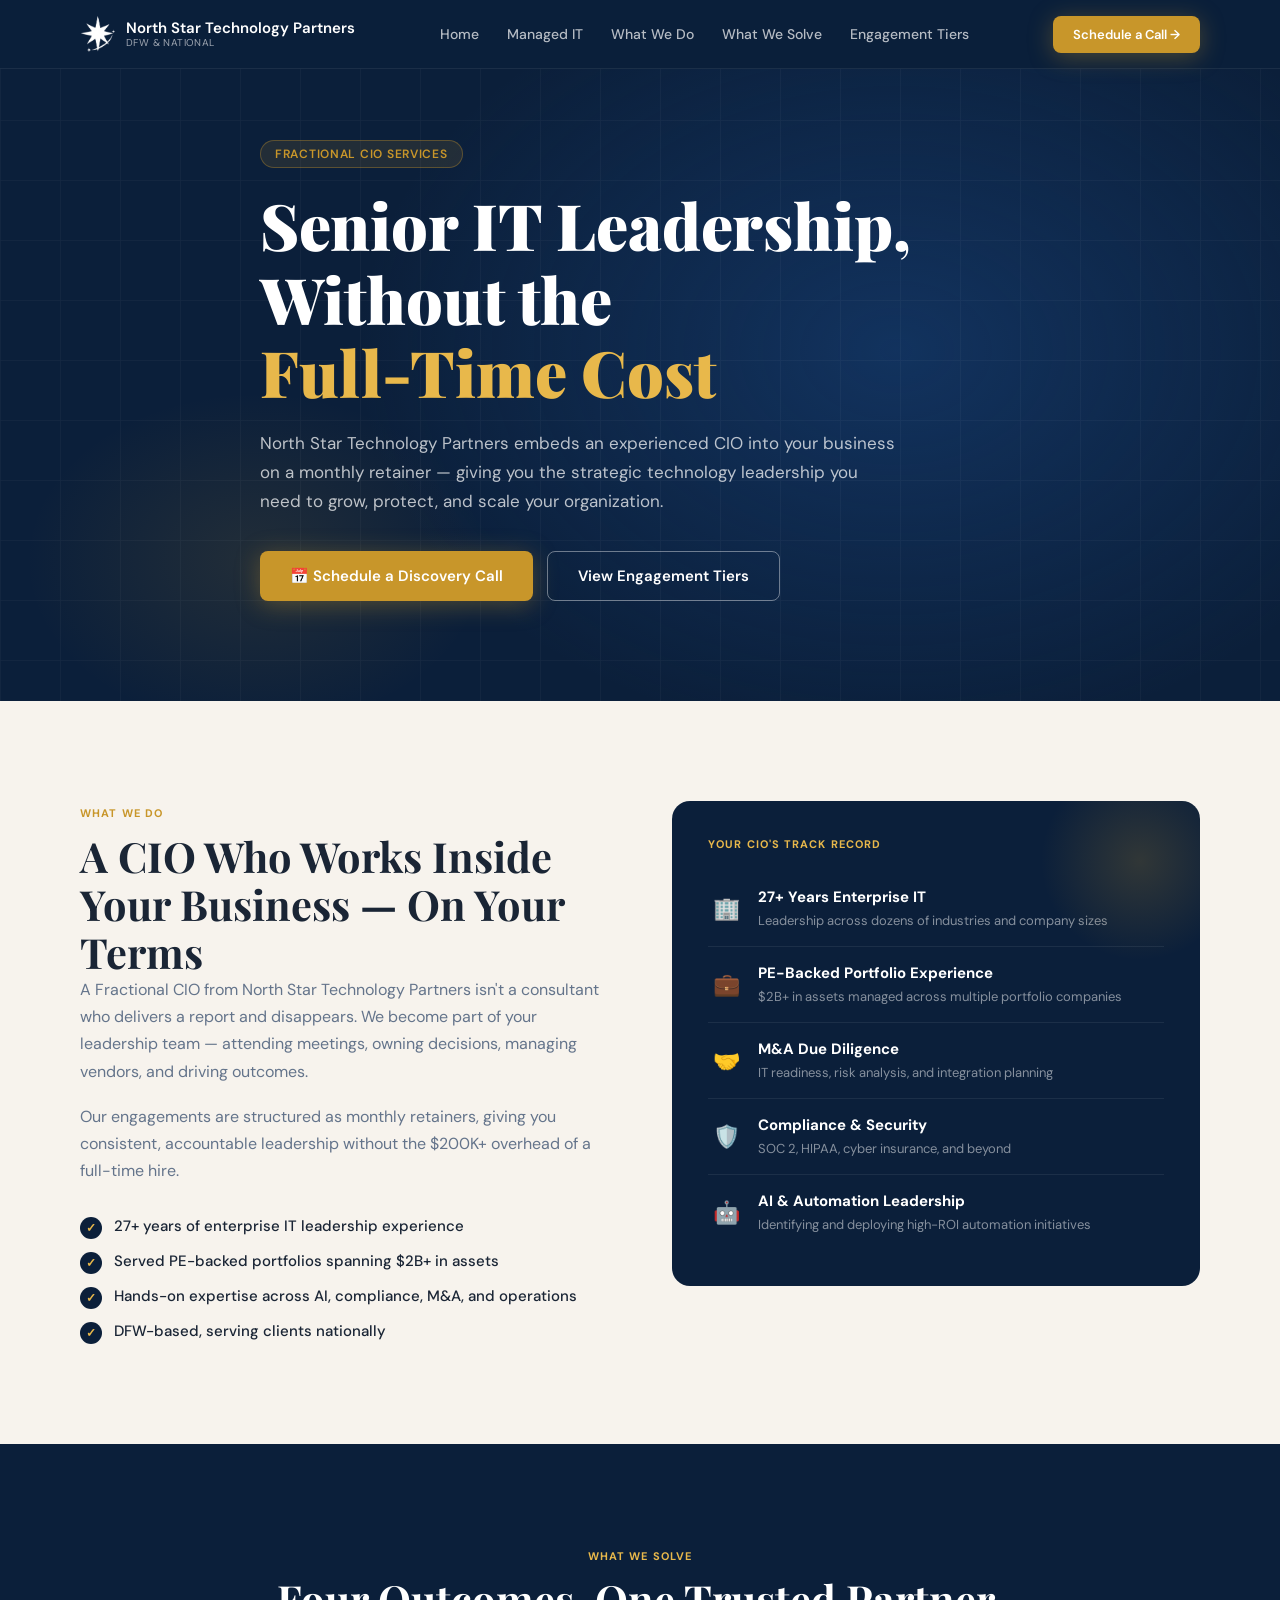
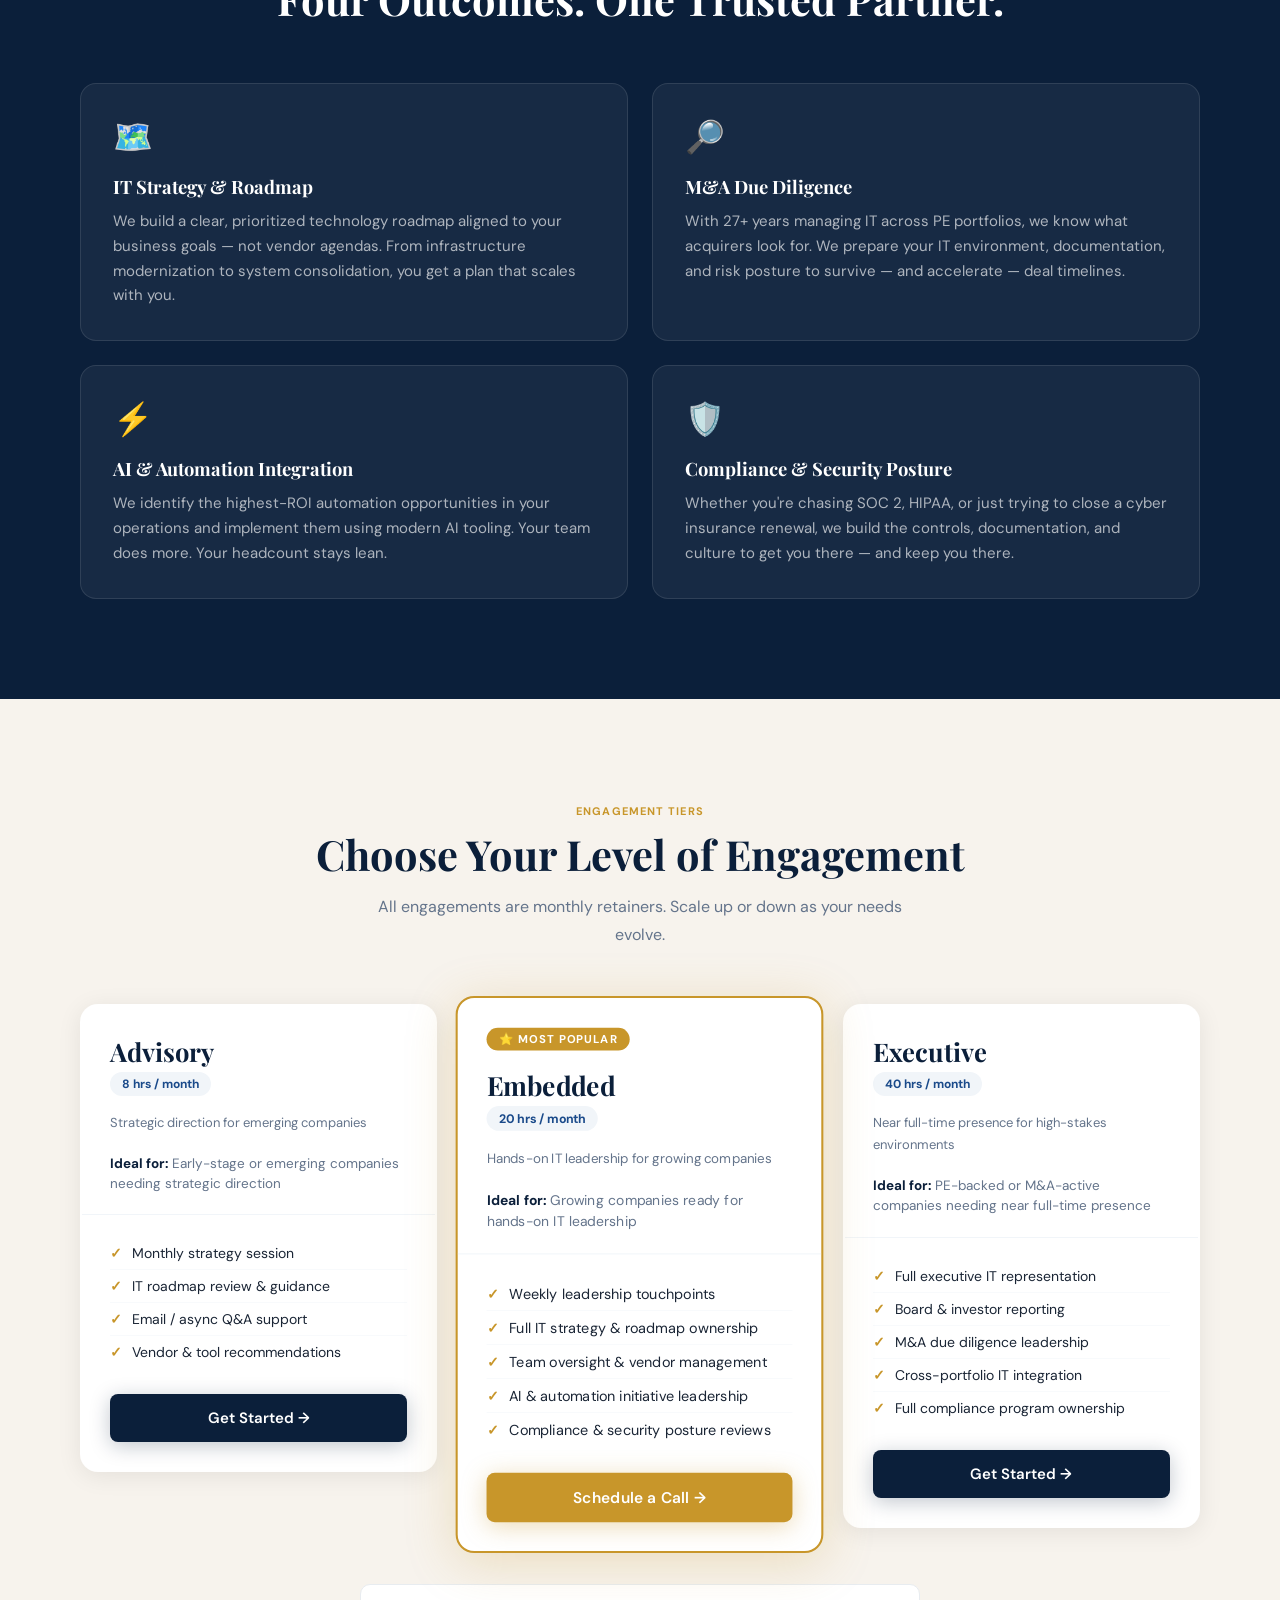
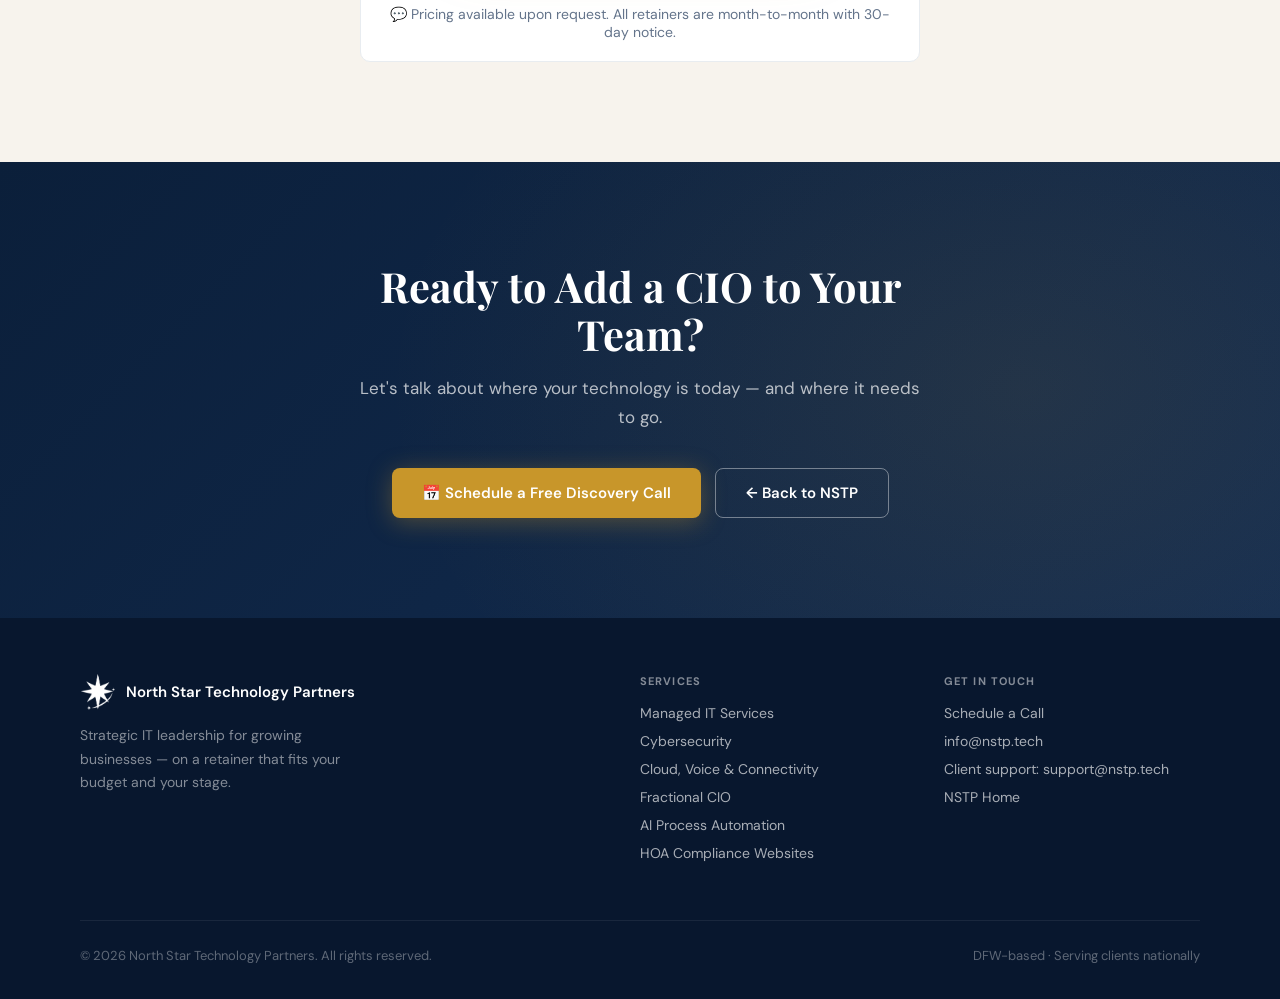
<file: fractional-cio.html>
<!DOCTYPE html>
<html lang="en">
<head>
<meta charset="UTF-8" />
<meta name="viewport" content="width=device-width, initial-scale=1.0" />
<title>Fractional CIO Services | North Star Technology Partners</title>
<meta name="description" content="North Star Technology Partners embeds an experienced CIO into your business on a monthly retainer — giving you the strategic technology leadership you need to grow, protect, and scale your organization." />
<link rel="icon" type="image/png" href="images/favicon.png" />
<link rel="preconnect" href="https://fonts.googleapis.com" />
<link rel="preconnect" href="https://fonts.gstatic.com" crossorigin />
<link href="https://fonts.googleapis.com/css2?family=Playfair+Display:wght@700;900&family=DM+Sans:wght@300;400;500;600&display=swap" rel="stylesheet" />
<style>
:root {
  --navy:    #0b1f3a;
  --navy2:   #132d52;
  --blue:    #1a4a8a;
  --gold:    #c8962a;
  --gold-lt: #e8b84b;
  --sand:    #f7f3ed;
  --white:   #ffffff;
  --slate:   #64748b;
  --green:   #166534;
  --green-lt:#dcfce7;
  --text:    #1a2535;
  --muted:   #64748b;
}

*, *::before, *::after { box-sizing: border-box; margin: 0; padding: 0; }
html { scroll-behavior: smooth; }
body {
  font-family: 'DM Sans', sans-serif;
  color: var(--text);
  background: var(--white);
  overflow-x: hidden;
}

h1, h2, h3 { font-family: 'Playfair Display', serif; line-height: 1.15; }
h1 { font-size: clamp(2.4rem, 5vw, 4rem); font-weight: 900; }
h2 { font-size: clamp(1.8rem, 3.5vw, 2.6rem); font-weight: 700; }
h3 { font-size: 1.25rem; font-weight: 700; }
p  { line-height: 1.7; color: var(--muted); }

.container { max-width: 1120px; margin: 0 auto; padding: 0 24px; }

.tag {
  display: inline-flex; align-items: center; gap: 6px;
  background: rgba(200,150,42,0.12); border: 1px solid rgba(200,150,42,0.35);
  color: var(--gold); border-radius: 100px;
  font-size: 12px; font-weight: 600; letter-spacing: .06em; text-transform: uppercase;
  padding: 5px 14px;
}

.btn {
  display: inline-flex; align-items: center; gap: 8px;
  padding: 14px 30px; border-radius: 8px;
  font-family: 'DM Sans', sans-serif; font-size: 15px; font-weight: 600;
  border: none; cursor: pointer; text-decoration: none; transition: all .22s;
}
.btn-gold {
  background: var(--gold); color: var(--white);
  box-shadow: 0 4px 24px rgba(200,150,42,0.35);
}
.btn-gold:hover { background: var(--gold-lt); box-shadow: 0 6px 32px rgba(200,150,42,0.5); transform: translateY(-1px); }
.btn-outline {
  background: transparent; color: var(--white);
  border: 1.5px solid rgba(255,255,255,0.4);
}
.btn-outline:hover { background: rgba(255,255,255,0.1); border-color: rgba(255,255,255,0.7); }
.btn-navy { background: var(--navy); color: var(--white); box-shadow: 0 4px 20px rgba(11,31,58,0.25); }
.btn-navy:hover { background: var(--navy2); transform: translateY(-1px); }
.btn-white { background: white; color: var(--navy); box-shadow: 0 4px 20px rgba(0,0,0,0.12); }
.btn-white:hover { box-shadow: 0 8px 32px rgba(0,0,0,0.2); transform: translateY(-1px); }

/* ─── NAV ─── */
nav {
  position: fixed; top: 0; left: 0; right: 0; z-index: 100;
  background: rgba(11,31,58,0.97); backdrop-filter: blur(12px);
  border-bottom: 1px solid rgba(255,255,255,0.07);
  padding: 0 24px;
}
.nav-inner {
  max-width: 1120px; margin: 0 auto;
  display: flex; align-items: center; justify-content: space-between;
  height: 68px;
}
.nav-logo { display: flex; align-items: center; gap: 10px; text-decoration: none; }
.nav-logo-star {
  width: 34px; height: 34px; background: var(--gold); border-radius: 8px;
  display: flex; align-items: center; justify-content: center;
  font-size: 18px; line-height: 1;
}
.nav-logo-text { color: white; font-weight: 600; font-size: 15px; line-height: 1.2; }
.nav-logo-text span { display: block; font-size: 10px; font-weight: 400; opacity: 0.6; letter-spacing: .04em; text-transform: uppercase; }
.nav-links { display: flex; align-items: center; gap: 28px; }
.nav-links a { color: rgba(255,255,255,0.7); text-decoration: none; font-size: 14px; font-weight: 500; transition: color .2s; }
.nav-links a:hover { color: white; }
.nav-cta { display: flex; align-items: center; gap: 12px; }
@media (max-width: 768px) { .nav-links { display: none; } }

/* ─── HERO ─── */
.hero {
  background: var(--navy);
  padding: 140px 24px 100px;
  position: relative; overflow: hidden;
}
.hero-bg {
  position: absolute; inset: 0; pointer-events: none;
  background:
    radial-gradient(ellipse 60% 80% at 70% 50%, rgba(26,74,138,0.45) 0%, transparent 70%),
    radial-gradient(ellipse 30% 40% at 20% 80%, rgba(200,150,42,0.12) 0%, transparent 60%);
}
.hero-grid {
  position: absolute; inset: 0; pointer-events: none; opacity: 0.04;
  background-image: linear-gradient(rgba(255,255,255,.8) 1px, transparent 1px),
                    linear-gradient(90deg, rgba(255,255,255,.8) 1px, transparent 1px);
  background-size: 60px 60px;
}
.hero-inner {
  max-width: 1120px; margin: 0 auto;
  position: relative; z-index: 1;
  max-width: 760px;
}
.hero-eyebrow { margin-bottom: 20px; }
.hero h1 { color: white; margin-bottom: 20px; }
.hero h1 em { color: var(--gold-lt); font-style: normal; }
.hero-desc { color: rgba(255,255,255,0.72); font-size: 17px; line-height: 1.7; margin-bottom: 36px; max-width: 640px; }
.hero-actions { display: flex; gap: 14px; flex-wrap: wrap; }

/* ─── WHAT WE DO ─── */
.what-section { background: var(--sand); padding: 100px 24px; }
.what-inner { max-width: 1120px; margin: 0 auto; }
.section-header { margin-bottom: 56px; }
.section-header.center { text-align: center; }
.section-label {
  display: inline-block;
  font-size: 11px; font-weight: 700; text-transform: uppercase; letter-spacing: .1em;
  color: var(--gold); margin-bottom: 12px;
}
.section-header h2 { color: var(--navy); margin-bottom: 16px; }
.what-grid { display: grid; grid-template-columns: 1fr 1fr; gap: 64px; align-items: start; }
.what-text p { font-size: 16px; margin-bottom: 18px; }
.credential-list { list-style: none; margin-top: 32px; display: flex; flex-direction: column; gap: 12px; }
.credential-list li {
  display: flex; align-items: flex-start; gap: 12px;
  font-size: 15px; font-weight: 500; color: var(--text);
}
.credential-list li::before {
  content: "✓";
  display: flex; align-items: center; justify-content: center;
  width: 22px; height: 22px; border-radius: 50%;
  background: var(--navy); color: var(--gold-lt);
  font-size: 12px; font-weight: 700; flex-shrink: 0; margin-top: 1px;
}

.credential-card {
  background: var(--navy); border-radius: 18px; padding: 36px;
  position: relative; overflow: hidden;
}
.credential-card::before {
  content: ''; position: absolute; top: -40px; right: -40px;
  width: 200px; height: 200px; border-radius: 50%;
  background: radial-gradient(circle, rgba(200,150,42,0.2), transparent 70%);
}
.credential-card-label { color: var(--gold-lt); font-size: 11px; font-weight: 700; text-transform: uppercase; letter-spacing: .1em; margin-bottom: 20px; }
.cred-item {
  display: flex; align-items: center; gap: 14px;
  padding: 16px 0; border-bottom: 1px solid rgba(255,255,255,0.07);
}
.cred-item:last-child { border-bottom: none; }
.cred-icon { font-size: 22px; width: 36px; text-align: center; flex-shrink: 0; }
.cred-text strong { color: white; font-size: 15px; display: block; margin-bottom: 2px; }
.cred-text span { color: rgba(255,255,255,0.5); font-size: 13px; }

@media (max-width: 820px) { .what-grid { grid-template-columns: 1fr; gap: 40px; } }

/* ─── OUTCOMES ─── */
.outcomes-section { background: var(--navy); padding: 100px 24px; }
.outcomes-inner { max-width: 1120px; margin: 0 auto; }
.outcomes-header { text-align: center; margin-bottom: 60px; }
.outcomes-header h2 { color: white; margin-bottom: 12px; }
.outcomes-header p { color: rgba(255,255,255,0.6); max-width: 560px; margin: 0 auto; font-size: 16px; }

.outcomes-grid { display: grid; grid-template-columns: repeat(2, 1fr); gap: 24px; }
.outcome-card {
  background: rgba(255,255,255,0.05); border: 1px solid rgba(255,255,255,0.1);
  border-radius: 16px; padding: 32px;
  transition: background .2s, border-color .2s, transform .2s;
}
.outcome-card:hover {
  background: rgba(255,255,255,0.08);
  border-color: rgba(200,150,42,0.4);
  transform: translateY(-2px);
}
.outcome-icon { font-size: 32px; margin-bottom: 18px; }
.outcome-card h3 { color: white; margin-bottom: 12px; font-size: 1.15rem; }
.outcome-card p { color: rgba(255,255,255,0.65); font-size: 15px; line-height: 1.65; }

@media (max-width: 680px) { .outcomes-grid { grid-template-columns: 1fr; } }

/* ─── TIERS ─── */
.tiers-section { background: var(--sand); padding: 100px 24px; }
.tiers-inner { max-width: 1120px; margin: 0 auto; }
.tiers-header { text-align: center; margin-bottom: 16px; }
.tiers-header h2 { color: var(--navy); margin-bottom: 12px; }
.tiers-subhead { text-align: center; color: var(--muted); font-size: 16px; max-width: 540px; margin: 0 auto 56px; }

.tiers-grid { display: grid; grid-template-columns: repeat(3, 1fr); gap: 24px; align-items: start; }
.tier-card {
  background: white; border-radius: 18px; overflow: hidden;
  box-shadow: 0 4px 24px rgba(0,0,0,0.08); border: 2px solid transparent;
  transition: transform .25s, box-shadow .25s;
}
.tier-card:hover { transform: translateY(-4px); box-shadow: 0 12px 48px rgba(0,0,0,0.14); }
.tier-card.featured {
  border-color: var(--gold); transform: scale(1.03);
  box-shadow: 0 8px 48px rgba(200,150,42,0.25);
}
.tier-card.featured:hover { transform: scale(1.03) translateY(-4px); }

.tier-header { padding: 28px 28px 20px; }
.tier-badge {
  display: inline-block; background: var(--gold); color: white;
  font-size: 11px; font-weight: 700; text-transform: uppercase; letter-spacing: .08em;
  padding: 4px 12px; border-radius: 100px; margin-bottom: 16px;
}
.tier-name { font-family: 'Playfair Display', serif; font-size: 1.6rem; font-weight: 700; color: var(--navy); margin-bottom: 4px; }
.tier-hours {
  display: inline-block; background: #f1f5f9; border-radius: 100px;
  padding: 4px 12px; font-size: 12px; font-weight: 700; color: var(--blue);
  margin-bottom: 10px;
}
.tier-ideal { font-size: 13.5px; color: var(--muted); line-height: 1.5; padding: 0 28px 20px; border-bottom: 1px solid #f1f5f9; }
.tier-ideal strong { color: var(--navy); }

.tier-features { padding: 22px 28px; }
.tier-features ul { list-style: none; }
.tier-features li {
  display: flex; align-items: flex-start; gap: 10px;
  font-size: 14px; color: var(--text); padding: 7px 0;
  border-bottom: 1px solid #f8fafc;
}
.tier-features li:last-child { border-bottom: none; }
.feat-check { color: var(--gold); font-weight: 700; flex-shrink: 0; }

.tier-cta { padding: 4px 28px 28px; }
.tier-cta .btn { width: 100%; justify-content: center; }

.tiers-footer-note {
  text-align: center; margin-top: 40px;
  font-size: 14px; color: var(--muted);
  padding: 20px; background: white; border-radius: 10px;
  max-width: 560px; margin: 40px auto 0; border: 1px solid #e8ecf0;
}

@media (max-width: 900px) {
  .tiers-grid { grid-template-columns: 1fr; max-width: 480px; margin: 0 auto; }
  .tier-card.featured { transform: none; }
}

/* ─── CTA BANNER ─── */
.cta-banner {
  background: linear-gradient(135deg, var(--navy) 0%, var(--navy2) 100%);
  padding: 100px 24px; text-align: center;
  position: relative; overflow: hidden;
}
.cta-banner::before {
  content: ''; position: absolute; inset: 0;
  background: radial-gradient(ellipse 50% 100% at 80% 50%, rgba(200,150,42,0.1), transparent);
}
.cta-banner-inner { position: relative; z-index: 1; max-width: 640px; margin: 0 auto; }
.cta-banner h2 { color: white; margin-bottom: 16px; }
.cta-banner p { color: rgba(255,255,255,0.7); font-size: 17px; max-width: 560px; margin: 0 auto 36px; }
.cta-actions { display: flex; justify-content: center; gap: 14px; flex-wrap: wrap; }

/* ─── FOOTER ─── */
footer {
  background: #08172e; padding: 56px 24px 32px;
}
.footer-inner { max-width: 1120px; margin: 0 auto; }
.footer-top { display: grid; grid-template-columns: 2fr 1fr 1fr; gap: 48px; margin-bottom: 48px; }
.footer-brand p { color: rgba(255,255,255,0.5); font-size: 14px; margin: 14px 0; max-width: 280px; }
.footer-col h5 { color: rgba(255,255,255,0.5); font-size: 11px; font-weight: 700; text-transform: uppercase; letter-spacing: .1em; margin-bottom: 16px; }
.footer-col a { display: block; color: rgba(255,255,255,0.65); text-decoration: none; font-size: 14px; margin-bottom: 10px; transition: color .2s; }
.footer-col a:hover { color: white; }
.footer-bottom {
  border-top: 1px solid rgba(255,255,255,0.07); padding-top: 24px;
  display: flex; justify-content: space-between; align-items: center; gap: 16px;
  flex-wrap: wrap;
}
.footer-bottom p { color: rgba(255,255,255,0.35); font-size: 13px; }

@media (max-width: 820px) { .footer-top { grid-template-columns: 1fr 1fr; } }
@media (max-width: 500px) { .footer-top { grid-template-columns: 1fr; } .footer-bottom { flex-direction: column; } }

/* ─── ANIMATIONS ─── */
.fade-up {
  opacity: 0; transform: translateY(28px);
  transition: opacity .6s ease, transform .6s ease;
}
.fade-up.visible { opacity: 1; transform: translateY(0); }

/* ─── STICKY MOBILE BAR ─── */
.mobile-sticky {
  display: none; position: fixed; bottom: 0; left: 0; right: 0; z-index: 99;
  background: var(--navy); border-top: 1px solid rgba(255,255,255,0.1);
  padding: 12px 20px; gap: 10px;
}
@media (max-width: 640px) { .mobile-sticky { display: flex; } }
.mobile-sticky .btn { flex: 1; justify-content: center; font-size: 14px; padding: 12px 16px; }
</style>
</head>
<body>

<!-- NAV -->
<nav>
  <div class="nav-inner">
    <a href="index.html" class="nav-logo">
      <img src="images/logo-star-white.png" alt="" style="width:36px;height:36px;object-fit:contain">
      <div class="nav-logo-text">
        North Star Technology Partners
        <span>DFW &amp; National</span>
      </div>
    </a>
    <div class="nav-links">
      <a href="index.html">Home</a>
      <a href="managed-it.html">Managed IT</a>
      <a href="#what-we-do">What We Do</a>
      <a href="#outcomes">What We Solve</a>
      <a href="#tiers">Engagement Tiers</a>
    </div>
    <div class="nav-cta">
      <a href="https://calendly.com/howard-nstp/30min" target="_blank" class="btn btn-gold" style="padding:10px 20px;font-size:13px;">Schedule a Call →</a>
    </div>
  </div>
</nav>

<!-- HERO -->
<section class="hero">
  <div class="hero-bg"></div>
  <div class="hero-grid"></div>
  <div class="hero-inner">
    <div class="hero-eyebrow">
      <span class="tag">Fractional CIO Services</span>
    </div>
    <h1>Senior IT Leadership,<br/>Without the<br/><em>Full-Time Cost</em></h1>
    <p class="hero-desc">
      North Star Technology Partners embeds an experienced CIO into your business on a monthly retainer — giving you the strategic technology leadership you need to grow, protect, and scale your organization.
    </p>
    <div class="hero-actions">
      <a href="https://calendly.com/howard-nstp/30min" target="_blank" class="btn btn-gold">📅 Schedule a Discovery Call</a>
      <a href="#tiers" class="btn btn-outline">View Engagement Tiers</a>
    </div>
  </div>
</section>

<!-- WHAT WE DO -->
<section class="what-section" id="what-we-do">
  <div class="what-inner">
    <div class="what-grid fade-up">
      <div class="what-text">
        <div class="section-label">What We Do</div>
        <h2>A CIO Who Works Inside Your Business — On Your Terms</h2>
        <p>
          A Fractional CIO from North Star Technology Partners isn't a consultant who delivers a report and disappears. We become part of your leadership team — attending meetings, owning decisions, managing vendors, and driving outcomes.
        </p>
        <p>
          Our engagements are structured as monthly retainers, giving you consistent, accountable leadership without the $200K+ overhead of a full-time hire.
        </p>

        <ul class="credential-list">
          <li>27+ years of enterprise IT leadership experience</li>
          <li>Served PE-backed portfolios spanning $2B+ in assets</li>
          <li>Hands-on expertise across AI, compliance, M&amp;A, and operations</li>
          <li>DFW-based, serving clients nationally</li>
        </ul>
      </div>

      <div class="credential-card">
        <div class="credential-card-label">Your CIO's Track Record</div>
        <div class="cred-item">
          <div class="cred-icon">🏢</div>
          <div class="cred-text">
            <strong>27+ Years Enterprise IT</strong>
            <span>Leadership across dozens of industries and company sizes</span>
          </div>
        </div>
        <div class="cred-item">
          <div class="cred-icon">💼</div>
          <div class="cred-text">
            <strong>PE-Backed Portfolio Experience</strong>
            <span>$2B+ in assets managed across multiple portfolio companies</span>
          </div>
        </div>
        <div class="cred-item">
          <div class="cred-icon">🤝</div>
          <div class="cred-text">
            <strong>M&amp;A Due Diligence</strong>
            <span>IT readiness, risk analysis, and integration planning</span>
          </div>
        </div>
        <div class="cred-item">
          <div class="cred-icon">🛡️</div>
          <div class="cred-text">
            <strong>Compliance &amp; Security</strong>
            <span>SOC 2, HIPAA, cyber insurance, and beyond</span>
          </div>
        </div>
        <div class="cred-item">
          <div class="cred-icon">🤖</div>
          <div class="cred-text">
            <strong>AI &amp; Automation Leadership</strong>
            <span>Identifying and deploying high-ROI automation initiatives</span>
          </div>
        </div>
      </div>
    </div>
  </div>
</section>

<!-- OUTCOMES -->
<section class="outcomes-section" id="outcomes">
  <div class="outcomes-inner">
    <div class="outcomes-header fade-up">
      <div class="section-label" style="color:var(--gold-lt)">What We Solve</div>
      <h2 style="color:white">Four Outcomes. One Trusted Partner.</h2>
    </div>

    <div class="outcomes-grid fade-up">
      <div class="outcome-card">
        <div class="outcome-icon">🗺️</div>
        <h3>IT Strategy &amp; Roadmap</h3>
        <p>We build a clear, prioritized technology roadmap aligned to your business goals — not vendor agendas. From infrastructure modernization to system consolidation, you get a plan that scales with you.</p>
      </div>

      <div class="outcome-card">
        <div class="outcome-icon">🔎</div>
        <h3>M&amp;A Due Diligence</h3>
        <p>With 27+ years managing IT across PE portfolios, we know what acquirers look for. We prepare your IT environment, documentation, and risk posture to survive — and accelerate — deal timelines.</p>
      </div>

      <div class="outcome-card">
        <div class="outcome-icon">⚡</div>
        <h3>AI &amp; Automation Integration</h3>
        <p>We identify the highest-ROI automation opportunities in your operations and implement them using modern AI tooling. Your team does more. Your headcount stays lean.</p>
      </div>

      <div class="outcome-card">
        <div class="outcome-icon">🛡️</div>
        <h3>Compliance &amp; Security Posture</h3>
        <p>Whether you're chasing SOC 2, HIPAA, or just trying to close a cyber insurance renewal, we build the controls, documentation, and culture to get you there — and keep you there.</p>
      </div>
    </div>
  </div>
</section>

<!-- ENGAGEMENT TIERS -->
<section class="tiers-section" id="tiers">
  <div class="tiers-inner">
    <div class="tiers-header fade-up">
      <div class="section-label">Engagement Tiers</div>
      <h2>Choose Your Level of Engagement</h2>
    </div>
    <p class="tiers-subhead fade-up">All engagements are monthly retainers. Scale up or down as your needs evolve.</p>

    <div class="tiers-grid fade-up">

      <!-- Tier 1: Advisory -->
      <div class="tier-card">
        <div class="tier-header">
          <div class="tier-name">Advisory</div>
          <div class="tier-hours">8 hrs / month</div>
          <p style="font-size:13px;color:var(--muted);margin-top:6px">Strategic direction for emerging companies</p>
        </div>
        <div class="tier-ideal">
          <strong>Ideal for:</strong> Early-stage or emerging companies needing strategic direction
        </div>
        <div class="tier-features">
          <ul>
            <li><span class="feat-check">✓</span> Monthly strategy session</li>
            <li><span class="feat-check">✓</span> IT roadmap review &amp; guidance</li>
            <li><span class="feat-check">✓</span> Email / async Q&amp;A support</li>
            <li><span class="feat-check">✓</span> Vendor &amp; tool recommendations</li>
          </ul>
        </div>
        <div class="tier-cta">
          <a href="https://calendly.com/howard-nstp/30min" target="_blank" class="btn btn-navy">Get Started →</a>
        </div>
      </div>

      <!-- Tier 2: Embedded (Featured) -->
      <div class="tier-card featured">
        <div class="tier-header">
          <div class="tier-badge">⭐ Most Popular</div>
          <div class="tier-name">Embedded</div>
          <div class="tier-hours">20 hrs / month</div>
          <p style="font-size:13px;color:var(--muted);margin-top:6px">Hands-on IT leadership for growing companies</p>
        </div>
        <div class="tier-ideal">
          <strong>Ideal for:</strong> Growing companies ready for hands-on IT leadership
        </div>
        <div class="tier-features">
          <ul>
            <li><span class="feat-check">✓</span> Weekly leadership touchpoints</li>
            <li><span class="feat-check">✓</span> Full IT strategy &amp; roadmap ownership</li>
            <li><span class="feat-check">✓</span> Team oversight &amp; vendor management</li>
            <li><span class="feat-check">✓</span> AI &amp; automation initiative leadership</li>
            <li><span class="feat-check">✓</span> Compliance &amp; security posture reviews</li>
          </ul>
        </div>
        <div class="tier-cta">
          <a href="https://calendly.com/howard-nstp/30min" target="_blank" class="btn btn-gold">Schedule a Call →</a>
        </div>
      </div>

      <!-- Tier 3: Executive -->
      <div class="tier-card">
        <div class="tier-header">
          <div class="tier-name">Executive</div>
          <div class="tier-hours">40 hrs / month</div>
          <p style="font-size:13px;color:var(--muted);margin-top:6px">Near full-time presence for high-stakes environments</p>
        </div>
        <div class="tier-ideal">
          <strong>Ideal for:</strong> PE-backed or M&amp;A-active companies needing near full-time presence
        </div>
        <div class="tier-features">
          <ul>
            <li><span class="feat-check">✓</span> Full executive IT representation</li>
            <li><span class="feat-check">✓</span> Board &amp; investor reporting</li>
            <li><span class="feat-check">✓</span> M&amp;A due diligence leadership</li>
            <li><span class="feat-check">✓</span> Cross-portfolio IT integration</li>
            <li><span class="feat-check">✓</span> Full compliance program ownership</li>
          </ul>
        </div>
        <div class="tier-cta">
          <a href="https://calendly.com/howard-nstp/30min" target="_blank" class="btn btn-navy">Get Started →</a>
        </div>
      </div>

    </div>

    <div class="tiers-footer-note">
      💬 Pricing available upon request. All retainers are month-to-month with 30-day notice.
    </div>
  </div>
</section>

<!-- CLOSING CTA -->
<section class="cta-banner">
  <div class="cta-banner-inner fade-up">
    <h2>Ready to Add a CIO to Your Team?</h2>
    <p>Let's talk about where your technology is today — and where it needs to go.</p>
    <div class="cta-actions">
      <a href="https://calendly.com/howard-nstp/30min" target="_blank" class="btn btn-gold">📅 Schedule a Free Discovery Call</a>
      <a href="index.html" class="btn btn-outline">← Back to NSTP</a>
    </div>
  </div>
</section>

<!-- FOOTER -->
<footer>
  <div class="footer-inner">
    <div class="footer-top">
      <div class="footer-brand">
        <div style="display:flex;align-items:center;gap:10px;margin-bottom:10px">
          <img src="images/logo-star-white.png" alt="" style="width:36px;height:36px;object-fit:contain">
          <span style="color:white;font-weight:600;font-size:15px;">North Star Technology Partners</span>
        </div>
        <p>Strategic IT leadership for growing businesses — on a retainer that fits your budget and your stage.</p>
      </div>
      <div class="footer-col">
        <h5>Services</h5>
        <a href="managed-it.html">Managed IT Services</a>
        <a href="cybersecurity.html">Cybersecurity</a>
        <a href="cloud-computing.html">Cloud, Voice &amp; Connectivity</a>
        <a href="fractional-cio.html">Fractional CIO</a>
        <a href="ai-automation.html">AI Process Automation</a>
        <a href="hoa-compliance.html">HOA Compliance Websites</a>
      </div>
      <div class="footer-col">
        <h5>Get in Touch</h5>
        <a href="https://calendly.com/howard-nstp/30min" target="_blank">Schedule a Call</a>
        <a href="mailto:info@nstp.tech">info@nstp.tech</a>
        <a href="mailto:support@nstp.tech">Client support: support@nstp.tech</a>
        <a href="index.html">NSTP Home</a>
      </div>
    </div>
    <div class="footer-bottom">
      <p>© <script>document.write(new Date().getFullYear())</script> North Star Technology Partners. All rights reserved.</p>
      <p>DFW-based · Serving clients nationally</p>
    </div>
  </div>
</footer>

<!-- STICKY MOBILE CTA -->
<div class="mobile-sticky">
  <a href="https://calendly.com/howard-nstp/30min" target="_blank" class="btn btn-gold">Schedule a Free Call</a>
</div>

<script>
// Fade-up on scroll
const fadeEls = document.querySelectorAll('.fade-up');
const observer = new IntersectionObserver((entries) => {
  entries.forEach(e => { if (e.isIntersecting) { e.target.classList.add('visible'); } });
}, { threshold: 0.12 });
fadeEls.forEach(el => observer.observe(el));
</script>
</body>
</html>
</file>
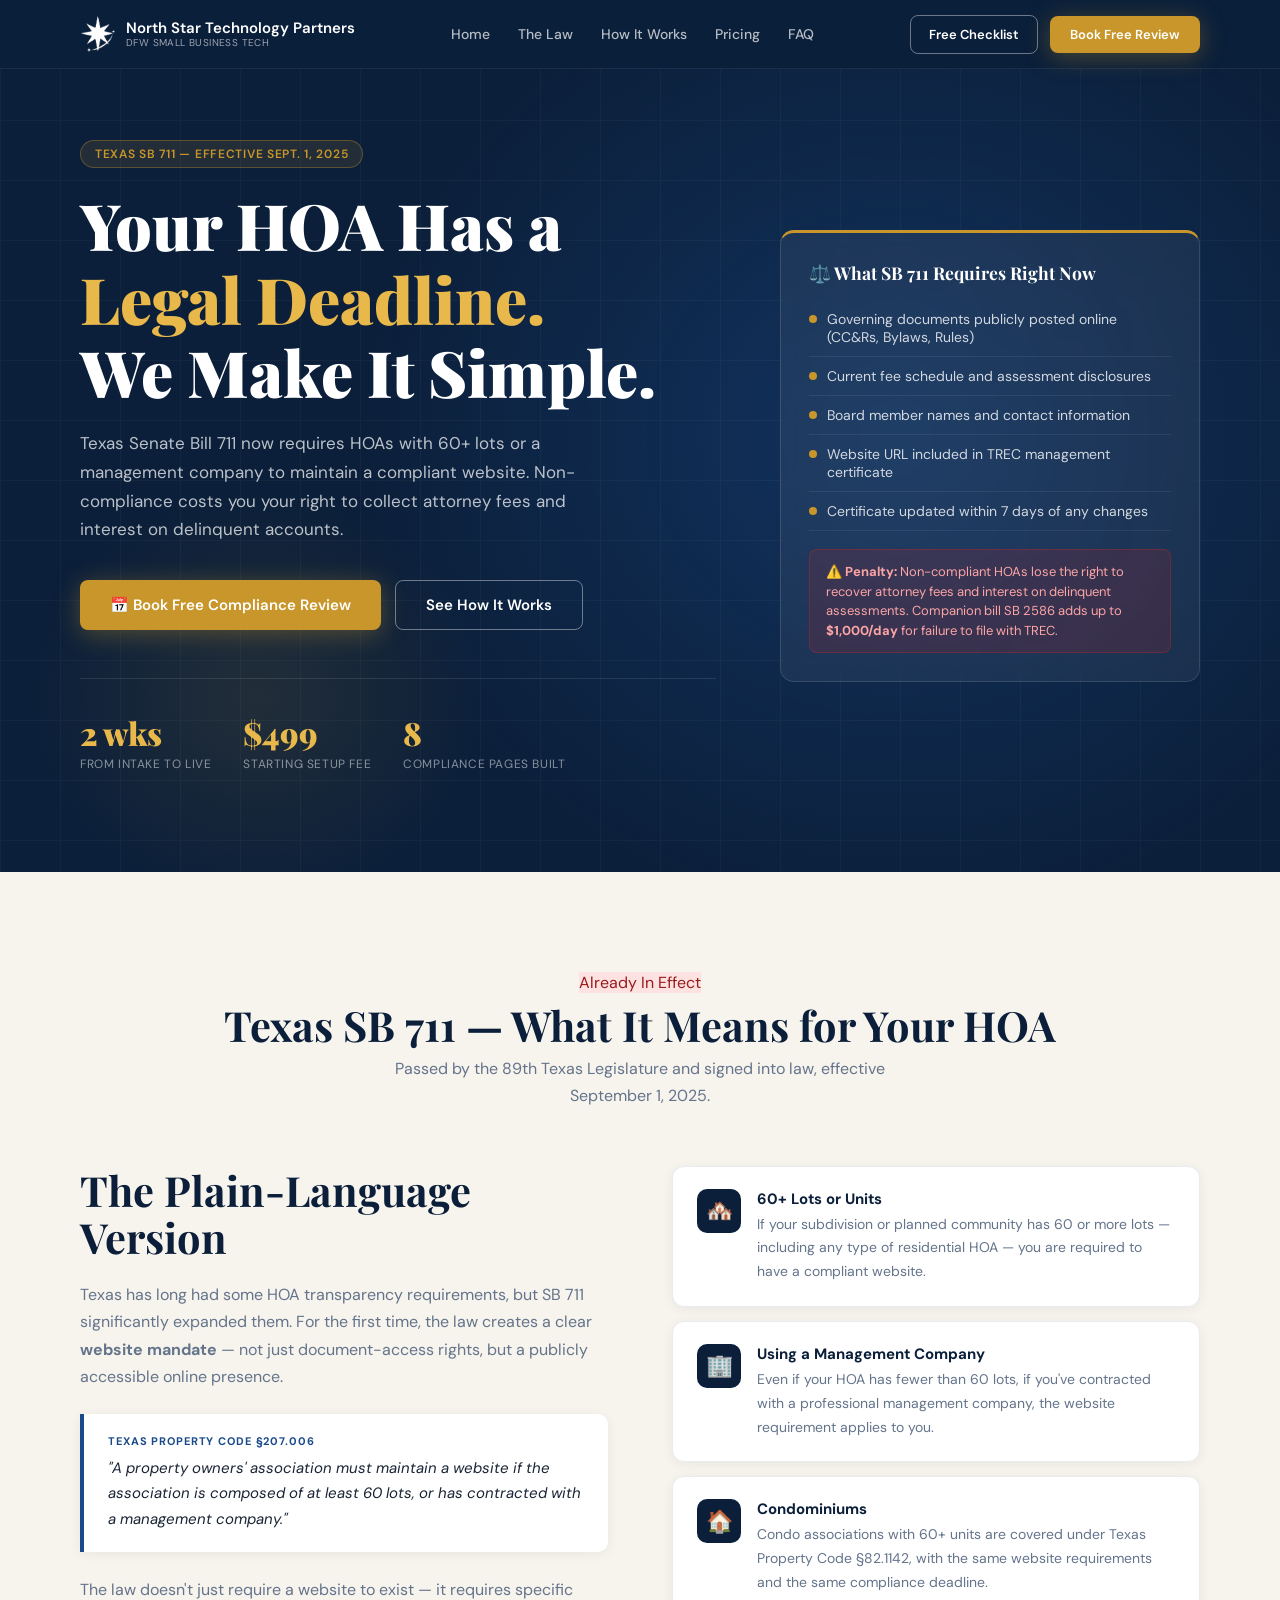
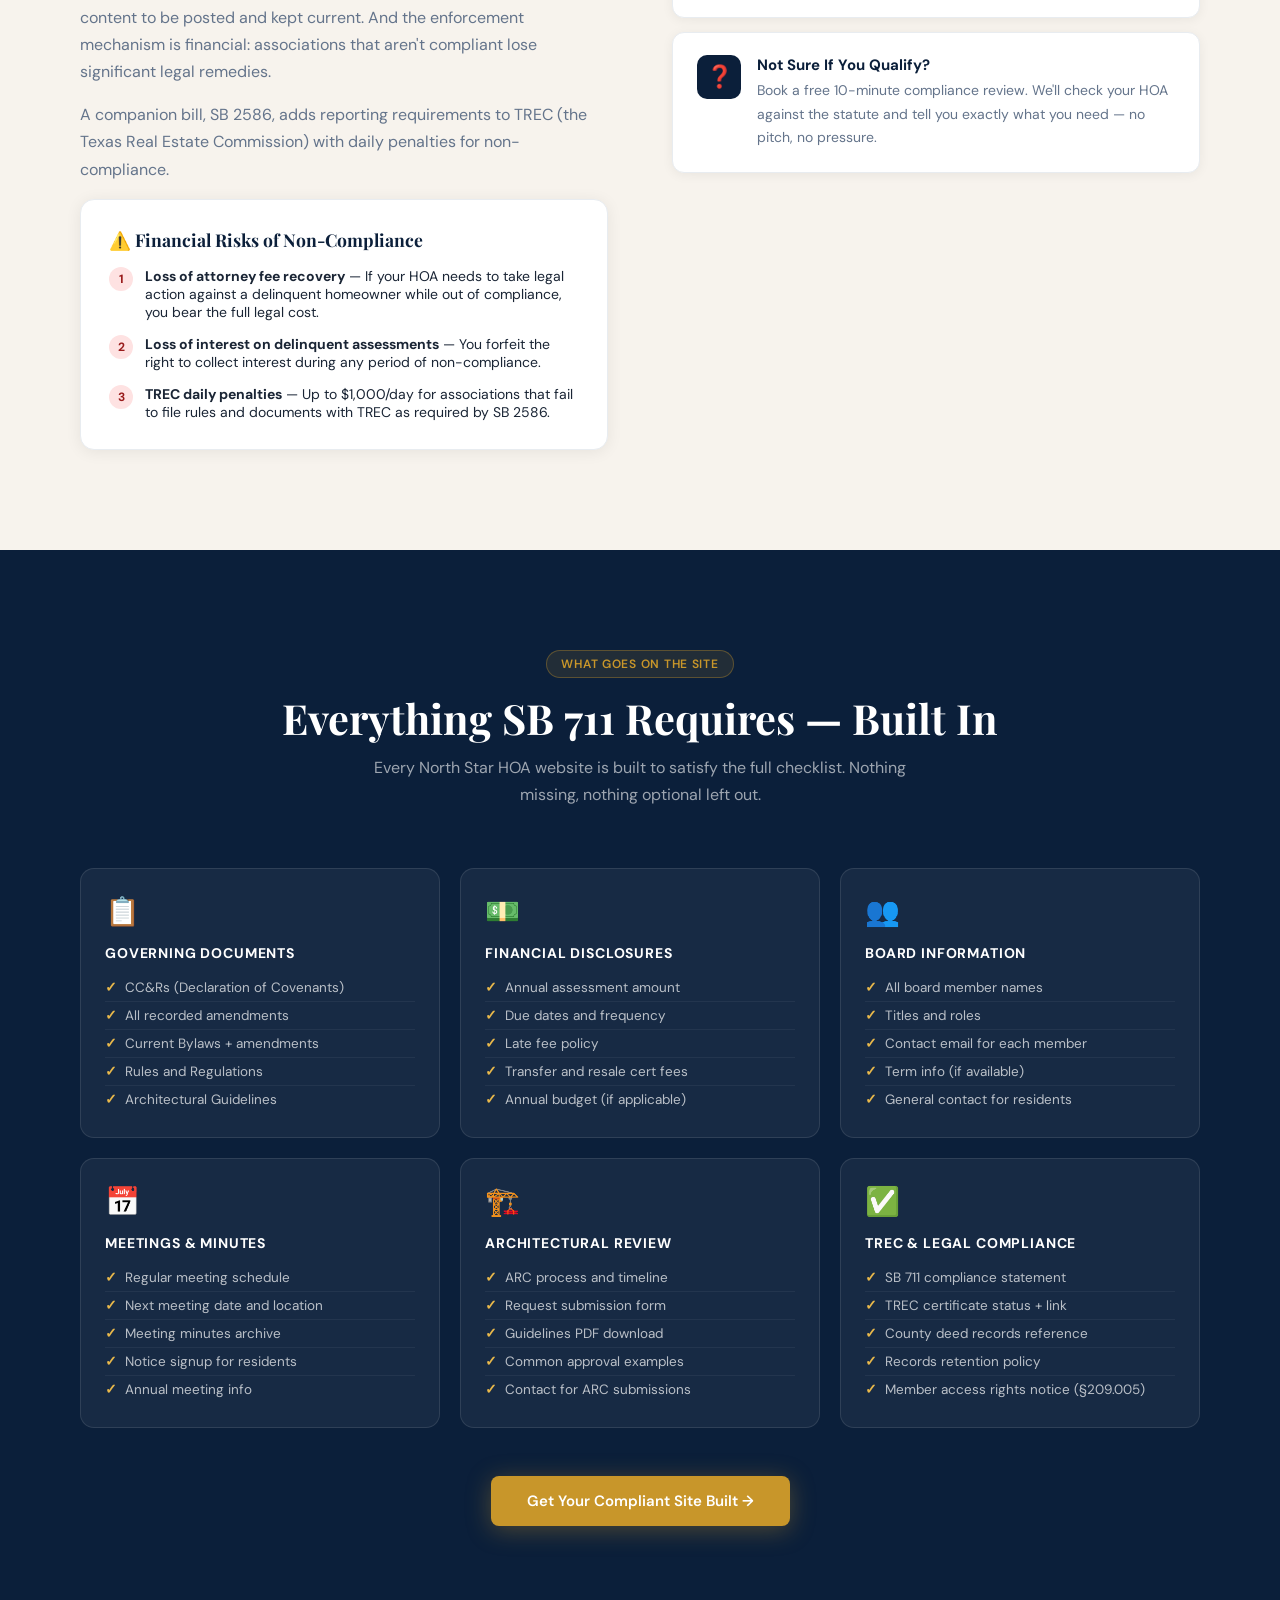
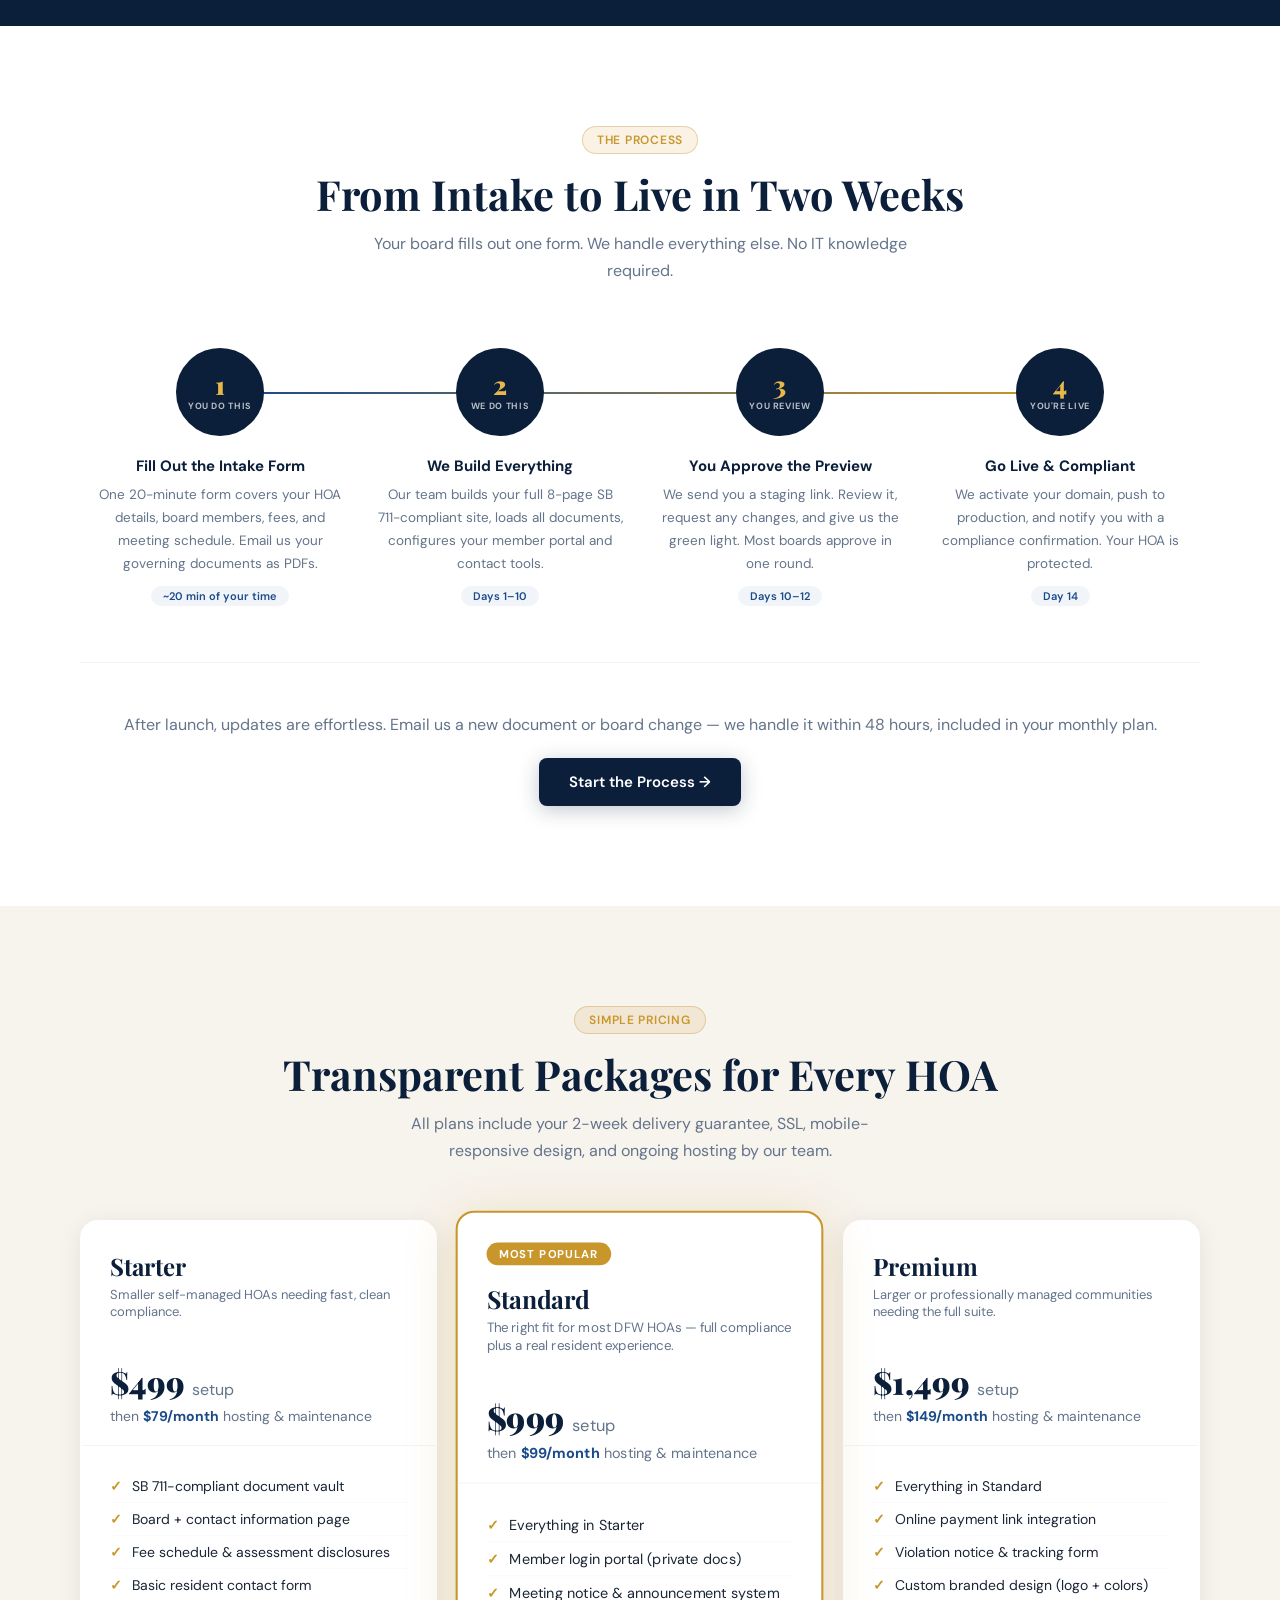
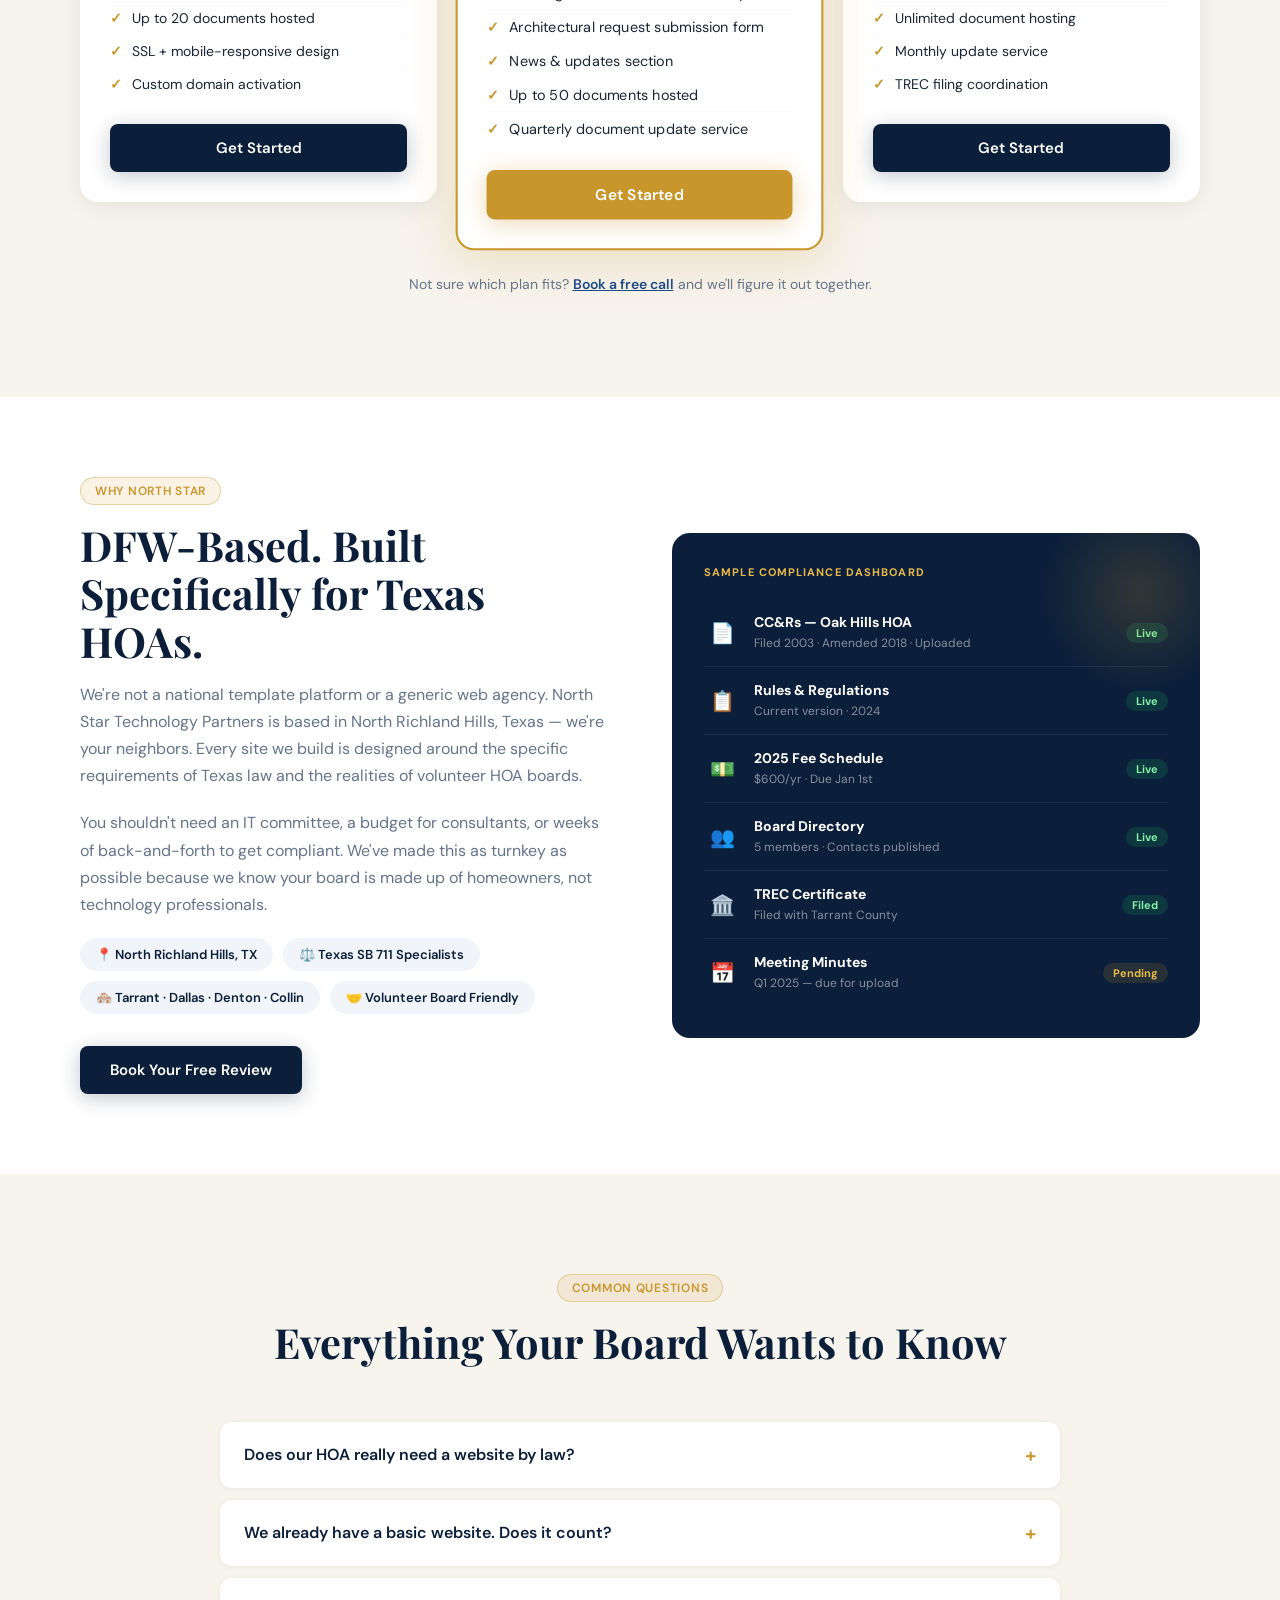
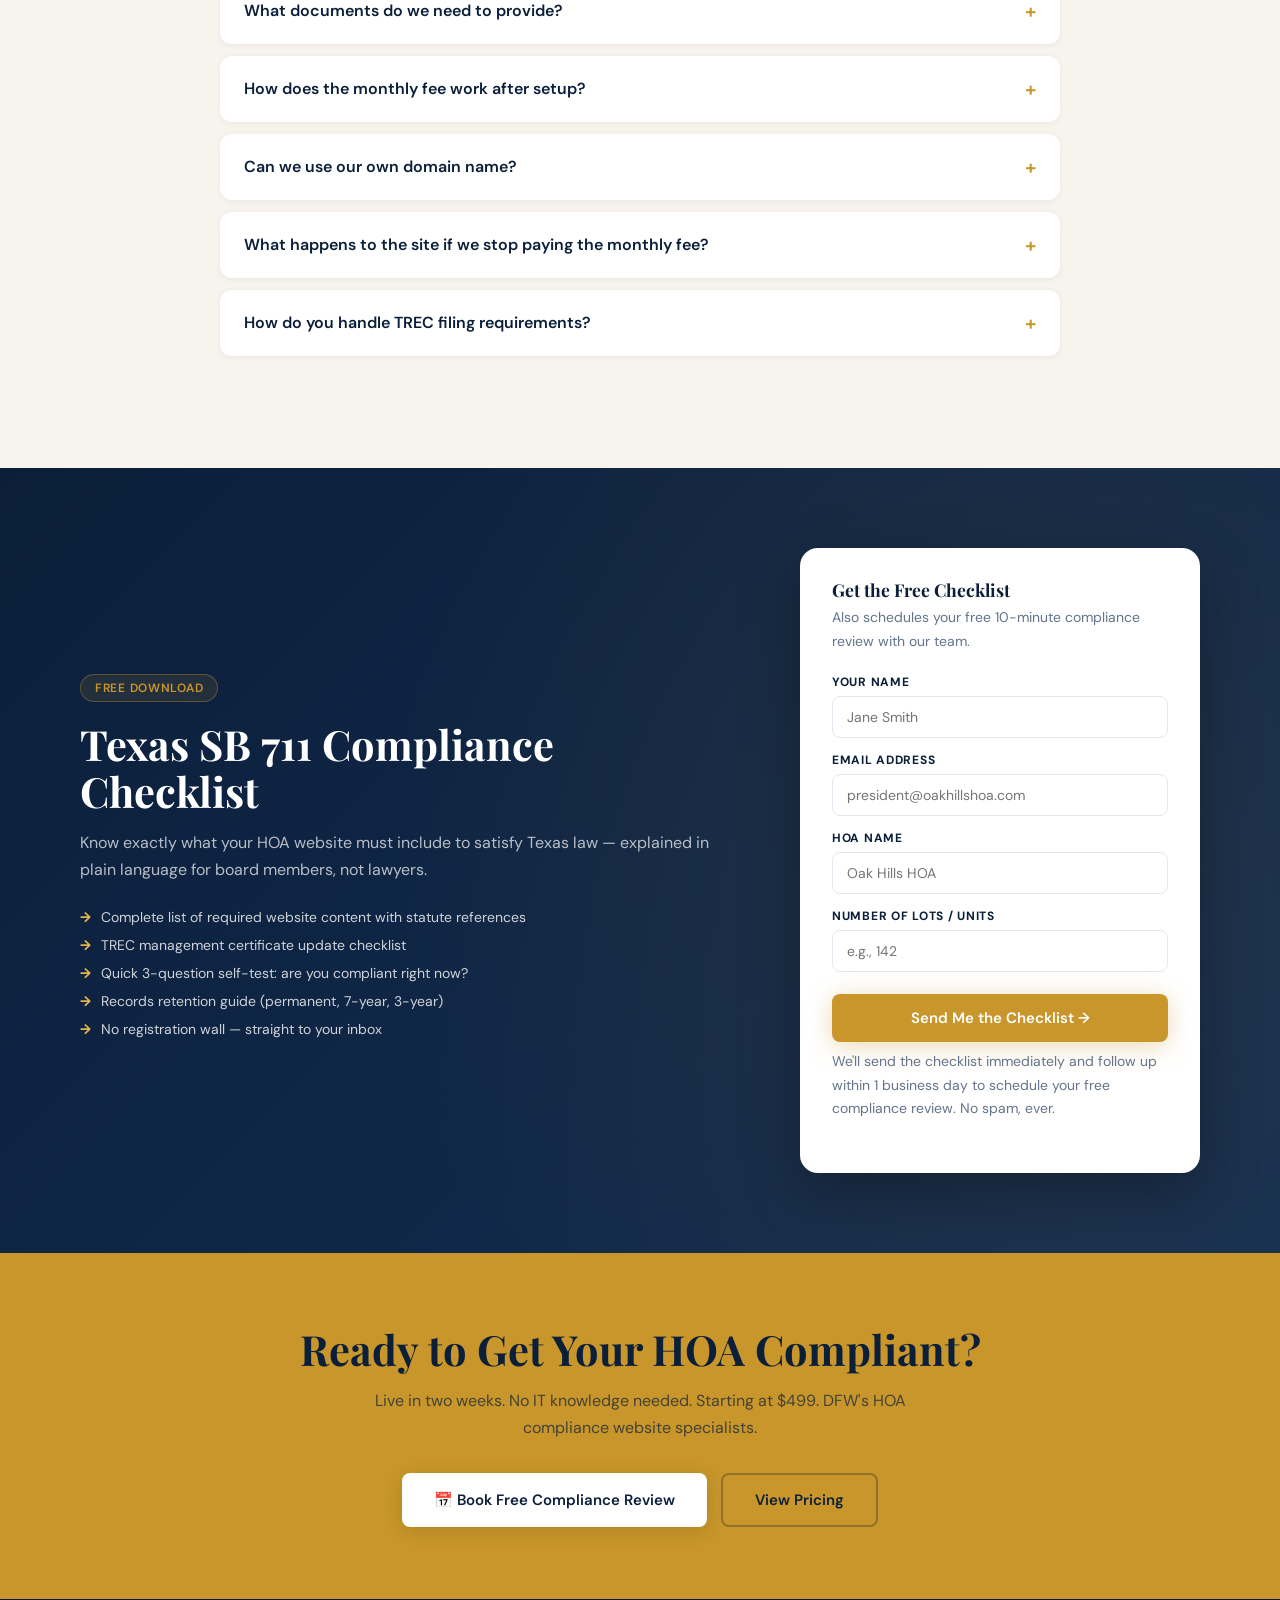
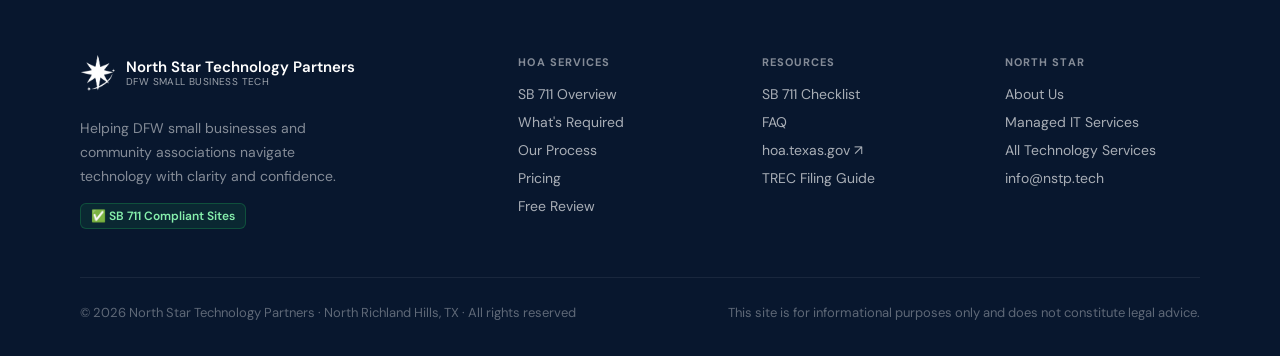
<file: hoa-compliance.html>
<!DOCTYPE html>
<html lang="en">
<head>
<meta charset="UTF-8" />
<meta name="viewport" content="width=device-width, initial-scale=1.0" />
<title>HOA Compliance Websites | SB 711 Ready | North Star Technology Partners</title>
<meta name="description" content="Texas SB 711 requires your HOA to have a compliant website by September 1, 2025. North Star Technology Partners builds fully compliant HOA websites for DFW communities — live in 2 weeks, starting at $499." />
<link rel="icon" type="image/png" href="images/favicon.png" />
<link rel="preconnect" href="https://fonts.googleapis.com" />
<link rel="preconnect" href="https://fonts.gstatic.com" crossorigin />
<link href="https://fonts.googleapis.com/css2?family=Playfair+Display:wght@700;900&family=DM+Sans:wght@300;400;500;600&display=swap" rel="stylesheet" />
<style>
:root {
  --navy:    #0b1f3a;
  --navy2:   #132d52;
  --blue:    #1a4a8a;
  --gold:    #c8962a;
  --gold-lt: #e8b84b;
  --sand:    #f7f3ed;
  --white:   #ffffff;
  --slate:   #64748b;
  --green:   #166534;
  --green-lt:#dcfce7;
  --red:     #991b1b;
  --red-lt:  #fee2e2;
  --text:    #1a2535;
  --muted:   #64748b;
}

*, *::before, *::after { box-sizing: border-box; margin: 0; padding: 0; }

html { scroll-behavior: smooth; }

body {
  font-family: 'DM Sans', sans-serif;
  color: var(--text);
  background: var(--white);
  overflow-x: hidden;
}

/* ─── TYPOGRAPHY ─── */
h1, h2, h3 { font-family: 'Playfair Display', serif; line-height: 1.15; }
h1 { font-size: clamp(2.4rem, 5vw, 4rem); font-weight: 900; }
h2 { font-size: clamp(1.8rem, 3.5vw, 2.6rem); font-weight: 700; }
h3 { font-size: 1.25rem; font-weight: 700; }
p  { line-height: 1.7; color: var(--muted); }

/* ─── UTILS ─── */
.container { max-width: 1120px; margin: 0 auto; padding: 0 24px; }
.tag {
  display: inline-flex; align-items: center; gap: 6px;
  background: rgba(200,150,42,0.12); border: 1px solid rgba(200,150,42,0.35);
  color: var(--gold); border-radius: 100px;
  font-size: 12px; font-weight: 600; letter-spacing: .06em; text-transform: uppercase;
  padding: 5px 14px;
}
.tag-green {
  background: var(--green-lt); border-color: #86efac; color: var(--green);
}
.tag-red {
  background: var(--red-lt); border-color: #fca5a5; color: var(--red);
}

.btn {
  display: inline-flex; align-items: center; gap: 8px;
  padding: 14px 30px; border-radius: 8px;
  font-family: 'DM Sans', sans-serif; font-size: 15px; font-weight: 600;
  border: none; cursor: pointer; text-decoration: none; transition: all .22s;
}
.btn-gold {
  background: var(--gold); color: var(--white);
  box-shadow: 0 4px 24px rgba(200,150,42,0.35);
}
.btn-gold:hover { background: var(--gold-lt); box-shadow: 0 6px 32px rgba(200,150,42,0.5); transform: translateY(-1px); }
.btn-outline {
  background: transparent; color: var(--white);
  border: 1.5px solid rgba(255,255,255,0.4);
}
.btn-outline:hover { background: rgba(255,255,255,0.1); border-color: rgba(255,255,255,0.7); }
.btn-navy { background: var(--navy); color: var(--white); box-shadow: 0 4px 20px rgba(11,31,58,0.25); }
.btn-navy:hover { background: var(--navy2); transform: translateY(-1px); }

/* ─── NAV ─── */
nav {
  position: fixed; top: 0; left: 0; right: 0; z-index: 100;
  background: rgba(11,31,58,0.97); backdrop-filter: blur(12px);
  border-bottom: 1px solid rgba(255,255,255,0.07);
  padding: 0 24px;
}
.nav-inner {
  max-width: 1120px; margin: 0 auto;
  display: flex; align-items: center; justify-content: space-between;
  height: 68px;
}
.nav-logo { display: flex; align-items: center; gap: 10px; text-decoration: none; }
.nav-logo-star {
  width: 34px; height: 34px; background: var(--gold); border-radius: 8px;
  display: flex; align-items: center; justify-content: center;
  font-size: 18px; line-height: 1;
}
.nav-logo-text { color: white; font-weight: 600; font-size: 15px; line-height: 1.2; }
.nav-logo-text span { display: block; font-size: 10px; font-weight: 400; opacity: 0.6; letter-spacing: .04em; text-transform: uppercase; }
.nav-links { display: flex; align-items: center; gap: 28px; }
.nav-links a { color: rgba(255,255,255,0.7); text-decoration: none; font-size: 14px; font-weight: 500; transition: color .2s; }
.nav-links a:hover { color: white; }
.nav-cta { display: flex; align-items: center; gap: 12px; }
@media (max-width: 768px) { .nav-links { display: none; } }

/* ─── HERO ─── */
.hero {
  background: var(--navy);
  padding: 140px 24px 100px;
  position: relative; overflow: hidden;
}
.hero-bg {
  position: absolute; inset: 0; pointer-events: none;
  background:
    radial-gradient(ellipse 60% 80% at 70% 50%, rgba(26,74,138,0.45) 0%, transparent 70%),
    radial-gradient(ellipse 30% 40% at 20% 80%, rgba(200,150,42,0.12) 0%, transparent 60%);
}
.hero-grid {
  position: absolute; inset: 0; pointer-events: none; opacity: 0.04;
  background-image: linear-gradient(rgba(255,255,255,.8) 1px, transparent 1px),
                    linear-gradient(90deg, rgba(255,255,255,.8) 1px, transparent 1px);
  background-size: 60px 60px;
}
.hero-inner {
  max-width: 1120px; margin: 0 auto;
  display: grid; grid-template-columns: 1fr 420px; gap: 64px; align-items: center;
  position: relative; z-index: 1;
}
.hero-eyebrow { margin-bottom: 20px; }
.hero h1 { color: white; margin-bottom: 20px; }
.hero h1 em { color: var(--gold-lt); font-style: normal; }
.hero-desc { color: rgba(255,255,255,0.72); font-size: 17px; line-height: 1.7; margin-bottom: 36px; max-width: 520px; }
.hero-actions { display: flex; gap: 14px; flex-wrap: wrap; }
.hero-stats {
  display: flex; gap: 32px; margin-top: 48px; padding-top: 32px;
  border-top: 1px solid rgba(255,255,255,0.1);
}
.hero-stat-num { font-family: 'Playfair Display', serif; font-size: 2rem; font-weight: 900; color: var(--gold-lt); }
.hero-stat-label { font-size: 12px; color: rgba(255,255,255,0.5); text-transform: uppercase; letter-spacing: .05em; margin-top: 2px; }

/* Alert card */
.alert-card {
  background: rgba(255,255,255,0.06); border: 1px solid rgba(255,255,255,0.12);
  border-top: 3px solid var(--gold); border-radius: 14px; padding: 28px;
  backdrop-filter: blur(8px);
}
.alert-card-title {
  font-family: 'Playfair Display', serif; font-size: 1.1rem; font-weight: 700;
  color: white; margin-bottom: 16px;
  display: flex; align-items: center; gap: 10px;
}
.alert-item {
  display: flex; align-items: flex-start; gap: 10px;
  padding: 10px 0; border-bottom: 1px solid rgba(255,255,255,0.07);
  font-size: 14px; color: rgba(255,255,255,0.8);
}
.alert-item:last-child { border-bottom: none; }
.alert-dot { width: 8px; height: 8px; border-radius: 50%; background: var(--gold); flex-shrink: 0; margin-top: 5px; }
.penalty-badge {
  margin-top: 18px; background: rgba(220,38,38,0.15); border: 1px solid rgba(220,38,38,0.3);
  border-radius: 8px; padding: 12px 16px;
  font-size: 13px; color: #fca5a5; line-height: 1.5;
}

@media (max-width: 900px) {
  .hero-inner { grid-template-columns: 1fr; }
  .alert-card { display: none; }
  .hero-stats { gap: 20px; }
}

/* ─── LAW SECTION ─── */
.law-section {
  background: var(--sand); padding: 100px 24px;
}
.law-inner { max-width: 1120px; margin: 0 auto; }
.law-grid { display: grid; grid-template-columns: 1fr 1fr; gap: 64px; align-items: start; margin-top: 56px; }
.law-text h2 { color: var(--navy); margin-bottom: 20px; }
.law-text p { margin-bottom: 16px; font-size: 16px; }
.statute-box {
  background: white; border-left: 4px solid var(--blue);
  border-radius: 0 10px 10px 0; padding: 20px 24px;
  margin: 24px 0; box-shadow: 0 2px 12px rgba(0,0,0,0.06);
}
.statute-box .label { font-size: 11px; font-weight: 700; color: var(--blue); text-transform: uppercase; letter-spacing: .08em; margin-bottom: 8px; }
.statute-box p { color: var(--text); font-size: 15px; font-style: italic; margin: 0; }

.threshold-cards { display: flex; flex-direction: column; gap: 14px; }
.threshold-card {
  background: white; border-radius: 12px; padding: 22px 24px;
  box-shadow: 0 2px 12px rgba(0,0,0,0.06); border: 1px solid #e8ecf0;
  display: flex; align-items: flex-start; gap: 16px;
}
.threshold-icon {
  width: 44px; height: 44px; border-radius: 10px; background: var(--navy);
  display: flex; align-items: center; justify-content: center;
  font-size: 22px; flex-shrink: 0;
}
.threshold-card h4 { font-size: 15px; font-weight: 700; color: var(--navy); margin-bottom: 4px; }
.threshold-card p { font-size: 14px; margin: 0; }

.risk-box {
  background: white; border-radius: 14px; padding: 28px;
  border: 1px solid #e8ecf0; box-shadow: 0 2px 16px rgba(0,0,0,0.07);
  margin-top: 14px;
}
.risk-title {
  font-family: 'Playfair Display', serif; font-size: 1.1rem; font-weight: 700;
  color: var(--navy); margin-bottom: 16px; display: flex; align-items: center; gap: 8px;
}
.risk-item { display: flex; gap: 12px; margin-bottom: 14px; font-size: 14px; }
.risk-item:last-child { margin-bottom: 0; }
.risk-num {
  width: 24px; height: 24px; background: var(--red-lt); color: var(--red);
  border-radius: 50%; display: flex; align-items: center; justify-content: center;
  font-size: 12px; font-weight: 700; flex-shrink: 0;
}
.risk-item strong { color: var(--text); }

@media (max-width: 820px) { .law-grid { grid-template-columns: 1fr; gap: 40px; } }

/* ─── CHECKLIST SECTION ─── */
.checklist-section { background: var(--navy); padding: 100px 24px; }
.checklist-inner { max-width: 1120px; margin: 0 auto; }
.checklist-header { text-align: center; margin-bottom: 60px; }
.checklist-header h2 { color: white; margin-bottom: 12px; }
.checklist-header p { color: rgba(255,255,255,0.6); max-width: 560px; margin: 0 auto; font-size: 16px; }

.checklist-grid {
  display: grid; grid-template-columns: repeat(3, 1fr); gap: 20px;
}
.check-card {
  background: rgba(255,255,255,0.05); border: 1px solid rgba(255,255,255,0.1);
  border-radius: 14px; padding: 24px;
  transition: background .2s, border-color .2s;
}
.check-card:hover { background: rgba(255,255,255,0.08); border-color: rgba(200,150,42,0.4); }
.check-card-icon { font-size: 28px; margin-bottom: 14px; }
.check-card h4 { color: white; font-size: 14px; font-weight: 700; text-transform: uppercase; letter-spacing: .06em; margin-bottom: 12px; }
.check-list { list-style: none; }
.check-list li {
  display: flex; align-items: flex-start; gap: 8px;
  font-size: 13.5px; color: rgba(255,255,255,0.7); padding: 5px 0;
  border-bottom: 1px solid rgba(255,255,255,0.05);
}
.check-list li:last-child { border-bottom: none; }
.check-list li::before { content: "✓"; color: var(--gold-lt); font-weight: 700; flex-shrink: 0; }

@media (max-width: 820px) { .checklist-grid { grid-template-columns: 1fr; } }
@media (max-width: 500px) { .checklist-grid { grid-template-columns: 1fr; } }

/* ─── HOW IT WORKS ─── */
.process-section { background: white; padding: 100px 24px; }
.process-inner { max-width: 1120px; margin: 0 auto; }
.process-header { text-align: center; margin-bottom: 64px; }
.process-header h2 { color: var(--navy); margin-bottom: 12px; }
.process-header p { color: var(--muted); max-width: 540px; margin: 0 auto; font-size: 16px; }

.process-steps {
  display: grid; grid-template-columns: repeat(4, 1fr); gap: 0;
  position: relative;
}
.process-steps::before {
  content: '';
  position: absolute; top: 44px; left: calc(12.5% + 20px); right: calc(12.5% + 20px);
  height: 2px; background: linear-gradient(90deg, var(--blue), var(--gold));
  z-index: 0;
}
.process-step { text-align: center; padding: 0 16px; position: relative; z-index: 1; }
.step-circle {
  width: 88px; height: 88px; border-radius: 50%; margin: 0 auto 20px;
  background: var(--navy); color: white;
  display: flex; flex-direction: column; align-items: center; justify-content: center;
  font-size: 11px; font-weight: 700; text-transform: uppercase; letter-spacing: .06em;
  border: 3px solid var(--navy);
  transition: transform .2s;
}
.step-circle:hover { transform: scale(1.06); }
.step-circle .num { font-family: 'Playfair Display', serif; font-size: 1.6rem; font-weight: 900; color: var(--gold-lt); line-height: 1; }
.step-circle .lbl { font-size: 9px; opacity: 0.7; margin-top: 2px; }
.process-step h4 { font-size: 15px; font-weight: 700; color: var(--navy); margin-bottom: 8px; }
.process-step p { font-size: 13.5px; color: var(--muted); }
.step-time { display: inline-block; margin-top: 10px; background: #f1f5f9; border-radius: 100px; padding: 3px 12px; font-size: 11px; font-weight: 600; color: var(--blue); }

@media (max-width: 820px) {
  .process-steps { grid-template-columns: 1fr 1fr; gap: 32px; }
  .process-steps::before { display: none; }
}
@media (max-width: 500px) { .process-steps { grid-template-columns: 1fr; } }

/* ─── PRICING ─── */
.pricing-section { background: var(--sand); padding: 100px 24px; }
.pricing-inner { max-width: 1120px; margin: 0 auto; }
.pricing-header { text-align: center; margin-bottom: 56px; }
.pricing-header h2 { color: var(--navy); margin-bottom: 12px; }

.pricing-grid { display: grid; grid-template-columns: repeat(3, 1fr); gap: 24px; align-items: start; }
.price-card {
  background: white; border-radius: 18px; overflow: hidden;
  box-shadow: 0 4px 24px rgba(0,0,0,0.08); border: 2px solid transparent;
  transition: transform .25s, box-shadow .25s;
}
.price-card:hover { transform: translateY(-4px); box-shadow: 0 12px 48px rgba(0,0,0,0.14); }
.price-card.featured {
  border-color: var(--gold); transform: scale(1.03);
  box-shadow: 0 8px 48px rgba(200,150,42,0.25);
}
.price-card.featured:hover { transform: scale(1.03) translateY(-4px); }
.price-header { padding: 28px 28px 0; }
.price-badge {
  display: inline-block; background: var(--gold); color: white;
  font-size: 11px; font-weight: 700; text-transform: uppercase; letter-spacing: .08em;
  padding: 4px 12px; border-radius: 100px; margin-bottom: 16px;
}
.price-name { font-family: 'Playfair Display', serif; font-size: 1.5rem; font-weight: 700; color: var(--navy); margin-bottom: 4px; }
.price-desc { font-size: 13px; color: var(--muted); margin-bottom: 20px; }
.price-amount { padding: 20px 28px; border-bottom: 1px solid #f1f5f9; }
.price-setup { font-size: 2rem; font-family: 'Playfair Display', serif; font-weight: 900; color: var(--navy); }
.price-setup span { font-size: 1rem; font-weight: 400; color: var(--muted); font-family: 'DM Sans', sans-serif; }
.price-monthly { font-size: 14px; color: var(--muted); margin-top: 4px; }
.price-monthly strong { color: var(--blue); }
.price-features { padding: 24px 28px; }
.price-features ul { list-style: none; }
.price-features li {
  display: flex; align-items: flex-start; gap: 10px;
  font-size: 14px; color: var(--text); padding: 7px 0;
  border-bottom: 1px solid #f8fafc;
}
.price-features li:last-child { border-bottom: none; }
.feat-check { color: var(--gold); font-weight: 700; flex-shrink: 0; }
.price-cta { padding: 0 28px 28px; }
.price-cta .btn { width: 100%; justify-content: center; }

@media (max-width: 900px) {
  .pricing-grid { grid-template-columns: 1fr; max-width: 480px; margin: 0 auto; }
  .price-card.featured { transform: none; }
}

/* ─── TRUST ─── */
.trust-section { background: white; padding: 80px 24px; }
.trust-inner { max-width: 1120px; margin: 0 auto; }
.trust-grid { display: grid; grid-template-columns: 1fr 1fr; gap: 64px; align-items: center; }
.trust-text h2 { color: var(--navy); margin-bottom: 16px; }
.trust-text p { font-size: 16px; margin-bottom: 20px; }
.trust-pills { display: flex; flex-wrap: wrap; gap: 10px; margin-bottom: 32px; }
.trust-pill {
  background: #f1f5f9; border-radius: 100px; padding: 8px 16px;
  font-size: 13px; font-weight: 600; color: var(--navy);
  display: flex; align-items: center; gap: 6px;
}
.trust-stat-row { display: grid; grid-template-columns: repeat(2, 1fr); gap: 16px; }
.trust-stat {
  background: var(--sand); border-radius: 12px; padding: 20px;
  text-align: center;
}
.trust-stat-num { font-family: 'Playfair Display', serif; font-size: 1.8rem; font-weight: 900; color: var(--navy); }
.trust-stat-lbl { font-size: 12px; color: var(--muted); margin-top: 2px; }

.process-visual {
  background: var(--navy); border-radius: 18px; padding: 32px;
  position: relative; overflow: hidden;
}
.process-visual::before {
  content: ''; position: absolute; top: -40px; right: -40px;
  width: 200px; height: 200px; border-radius: 50%;
  background: radial-gradient(circle, rgba(200,150,42,0.2), transparent 70%);
}
.pv-title { color: var(--gold-lt); font-size: 11px; font-weight: 700; text-transform: uppercase; letter-spacing: .1em; margin-bottom: 20px; }
.pv-item {
  display: flex; align-items: center; gap: 14px;
  padding: 14px 0; border-bottom: 1px solid rgba(255,255,255,0.07);
}
.pv-item:last-child { border-bottom: none; }
.pv-icon { font-size: 20px; width: 36px; text-align: center; flex-shrink: 0; }
.pv-text { flex: 1; }
.pv-text strong { color: white; font-size: 14px; display: block; }
.pv-text span { color: rgba(255,255,255,0.5); font-size: 12px; }
.pv-status {
  font-size: 11px; font-weight: 700; padding: 3px 10px; border-radius: 100px;
}
.pv-status.done { background: rgba(34,197,94,0.15); color: #86efac; }
.pv-status.pending { background: rgba(200,150,42,0.15); color: var(--gold-lt); }

@media (max-width: 820px) { .trust-grid { grid-template-columns: 1fr; } }

/* ─── FAQ ─── */
.faq-section { background: var(--sand); padding: 100px 24px; }
.faq-inner { max-width: 840px; margin: 0 auto; }
.faq-header { text-align: center; margin-bottom: 56px; }
.faq-header h2 { color: var(--navy); margin-bottom: 12px; }

.faq-item {
  background: white; border-radius: 12px; margin-bottom: 12px;
  box-shadow: 0 1px 6px rgba(0,0,0,0.06); overflow: hidden;
}
.faq-q {
  width: 100%; display: flex; align-items: center; justify-content: space-between;
  padding: 20px 24px; background: none; border: none; cursor: pointer;
  font-family: 'DM Sans', sans-serif; font-size: 16px; font-weight: 600; color: var(--navy);
  text-align: left; gap: 16px;
}
.faq-q:hover { background: #fafafa; }
.faq-arrow { font-size: 20px; flex-shrink: 0; transition: transform .25s; color: var(--gold); }
.faq-a {
  max-height: 0; overflow: hidden; transition: max-height .3s ease, padding .3s ease;
  padding: 0 24px; font-size: 15px; color: var(--muted); line-height: 1.7;
}
.faq-item.open .faq-q { color: var(--blue); }
.faq-item.open .faq-arrow { transform: rotate(45deg); }
.faq-item.open .faq-a { max-height: 400px; padding: 0 24px 20px; }

/* ─── LEAD MAGNET ─── */
.magnet-section {
  background: linear-gradient(135deg, var(--navy) 0%, var(--navy2) 100%);
  padding: 80px 24px; position: relative; overflow: hidden;
}
.magnet-section::before {
  content: ''; position: absolute; inset: 0;
  background: radial-gradient(ellipse 50% 100% at 80% 50%, rgba(200,150,42,0.1), transparent);
}
.magnet-inner {
  max-width: 1120px; margin: 0 auto;
  display: grid; grid-template-columns: 1fr 400px; gap: 64px; align-items: center;
  position: relative; z-index: 1;
}
.magnet-text h2 { color: white; margin-bottom: 14px; }
.magnet-text p { color: rgba(255,255,255,0.7); font-size: 16px; margin-bottom: 24px; }
.magnet-includes { list-style: none; }
.magnet-includes li {
  display: flex; align-items: flex-start; gap: 10px;
  font-size: 14px; color: rgba(255,255,255,0.8); margin-bottom: 10px;
}
.magnet-includes li::before { content: "→"; color: var(--gold-lt); font-weight: 700; flex-shrink: 0; }

.magnet-card {
  background: white; border-radius: 18px; padding: 32px;
  box-shadow: 0 20px 60px rgba(0,0,0,0.3);
}
.magnet-card h3 { color: var(--navy); font-size: 1.1rem; margin-bottom: 6px; }
.magnet-card p { font-size: 14px; margin-bottom: 20px; }
.form-field { margin-bottom: 14px; }
.form-field label { display: block; font-size: 12px; font-weight: 700; color: var(--navy); text-transform: uppercase; letter-spacing: .06em; margin-bottom: 6px; }
.form-field input {
  width: 100%; padding: 11px 14px; border: 1.5px solid #e2e8f0;
  border-radius: 8px; font-family: 'DM Sans', sans-serif; font-size: 14px; color: var(--text);
  transition: border-color .2s;
}
.form-field input:focus { outline: none; border-color: var(--blue); box-shadow: 0 0 0 3px rgba(26,74,138,0.1); }
.form-note { font-size: 11px; color: var(--muted); margin-top: 8px; }

@media (max-width: 820px) { .magnet-inner { grid-template-columns: 1fr; } }

/* ─── CTA BANNER ─── */
.cta-banner {
  background: var(--gold); padding: 72px 24px; text-align: center;
}
.cta-banner h2 { color: var(--navy); margin-bottom: 14px; }
.cta-banner p { color: rgba(11,31,58,0.7); font-size: 16px; max-width: 560px; margin: 0 auto 32px; }
.cta-actions { display: flex; justify-content: center; gap: 14px; flex-wrap: wrap; }
.btn-white { background: white; color: var(--navy); box-shadow: 0 4px 20px rgba(0,0,0,0.12); }
.btn-white:hover { box-shadow: 0 8px 32px rgba(0,0,0,0.2); transform: translateY(-1px); }
.btn-dark-outline { background: transparent; color: var(--navy); border: 2px solid rgba(11,31,58,0.3); }
.btn-dark-outline:hover { background: rgba(11,31,58,0.07); }

/* ─── FOOTER ─── */
footer {
  background: #08172e; padding: 56px 24px 32px;
}
.footer-inner { max-width: 1120px; margin: 0 auto; }
.footer-top { display: grid; grid-template-columns: 2fr 1fr 1fr 1fr; gap: 48px; margin-bottom: 48px; }
.footer-brand p { color: rgba(255,255,255,0.5); font-size: 14px; margin: 14px 0; max-width: 280px; }
.footer-compliance {
  display: inline-flex; align-items: center; gap: 6px;
  background: rgba(34,197,94,0.1); border: 1px solid rgba(34,197,94,0.25);
  color: #86efac; border-radius: 6px; padding: 4px 10px; font-size: 12px; font-weight: 600;
}
.footer-col h5 { color: rgba(255,255,255,0.5); font-size: 11px; font-weight: 700; text-transform: uppercase; letter-spacing: .1em; margin-bottom: 16px; }
.footer-col a { display: block; color: rgba(255,255,255,0.65); text-decoration: none; font-size: 14px; margin-bottom: 10px; transition: color .2s; }
.footer-col a:hover { color: white; }
.footer-bottom {
  border-top: 1px solid rgba(255,255,255,0.07); padding-top: 24px;
  display: flex; justify-content: space-between; align-items: center; gap: 16px;
  flex-wrap: wrap;
}
.footer-bottom p { color: rgba(255,255,255,0.35); font-size: 13px; }

@media (max-width: 820px) { .footer-top { grid-template-columns: 1fr 1fr; } }
@media (max-width: 500px) { .footer-top { grid-template-columns: 1fr; } .footer-bottom { flex-direction: column; } }

/* ─── ANIMATIONS ─── */
.fade-up {
  opacity: 0; transform: translateY(28px);
  transition: opacity .6s ease, transform .6s ease;
}
.fade-up.visible { opacity: 1; transform: translateY(0); }

/* ─── STICKY MOBILE BAR ─── */
.mobile-sticky {
  display: none; position: fixed; bottom: 0; left: 0; right: 0; z-index: 99;
  background: var(--navy); border-top: 1px solid rgba(255,255,255,0.1);
  padding: 12px 20px; gap: 10px;
}
@media (max-width: 640px) { .mobile-sticky { display: flex; } }
.mobile-sticky .btn { flex: 1; justify-content: center; font-size: 14px; padding: 12px 16px; }
</style>
</head>
<body>

<!-- NAV -->
<nav>
  <div class="nav-inner">
    <a href="index.html" class="nav-logo">
      <img src="images/logo-star-white.png" alt="" style="width:36px;height:36px;object-fit:contain">
      <div class="nav-logo-text">
        North Star Technology Partners
        <span>DFW Small Business Tech</span>
      </div>
    </a>
    <div class="nav-links">
      <a href="index.html">Home</a>
      <a href="#the-law">The Law</a>
      <a href="#how-it-works">How It Works</a>
      <a href="#pricing">Pricing</a>
      <a href="#faq">FAQ</a>
    </div>
    <div class="nav-cta">
      <a href="https://calendly.com/howard-nstp/60-minute-meeting" target="_blank" class="btn btn-outline" style="padding:10px 18px;font-size:13px;">Free Checklist</a>
      <a href="https://calendly.com/howard-nstp/60-minute-meeting" target="_blank" class="btn btn-gold" style="padding:10px 20px;font-size:13px;">Book Free Review</a>
    </div>
  </div>
</nav>

<!-- HERO -->
<section class="hero">
  <div class="hero-bg"></div>
  <div class="hero-grid"></div>
  <div class="hero-inner">
    <div class="hero-left">
      <div class="hero-eyebrow">
        <span class="tag">Texas SB 711 — Effective Sept. 1, 2025</span>
      </div>
      <h1>Your HOA Has a<br/><em>Legal Deadline.</em><br/>We Make It Simple.</h1>
      <p class="hero-desc">
        Texas Senate Bill 711 now requires HOAs with 60+ lots or a management company to maintain a compliant website. Non-compliance costs you your right to collect attorney fees and interest on delinquent accounts.
      </p>
      <div class="hero-actions">
        <a href="https://calendly.com/howard-nstp/60-minute-meeting" target="_blank" class="btn btn-gold">📅 Book Free Compliance Review</a>
        <a href="#how-it-works" class="btn btn-outline">See How It Works</a>
      </div>
      <div class="hero-stats">
        <div>
          <div class="hero-stat-num">2 wks</div>
          <div class="hero-stat-label">From intake to live</div>
        </div>
        <div>
          <div class="hero-stat-num">$499</div>
          <div class="hero-stat-label">Starting setup fee</div>
        </div>
        <div>
          <div class="hero-stat-num">8</div>
          <div class="hero-stat-label">Compliance pages built</div>
        </div>
      </div>
    </div>

    <div class="alert-card">
      <div class="alert-card-title">⚖️ What SB 711 Requires Right Now</div>
      <div class="alert-item"><div class="alert-dot"></div>Governing documents publicly posted online (CC&Rs, Bylaws, Rules)</div>
      <div class="alert-item"><div class="alert-dot"></div>Current fee schedule and assessment disclosures</div>
      <div class="alert-item"><div class="alert-dot"></div>Board member names and contact information</div>
      <div class="alert-item"><div class="alert-dot"></div>Website URL included in TREC management certificate</div>
      <div class="alert-item"><div class="alert-dot"></div>Certificate updated within 7 days of any changes</div>
      <div class="penalty-badge">
        ⚠️ <strong>Penalty:</strong> Non-compliant HOAs lose the right to recover attorney fees and interest on delinquent assessments. Companion bill SB 2586 adds up to <strong>$1,000/day</strong> for failure to file with TREC.
      </div>
    </div>
  </div>
</section>

<!-- THE LAW -->
<section class="law-section" id="the-law">
  <div class="law-inner">
    <div style="text-align:center;margin-bottom:8px"><span class="tag-red">Already In Effect</span></div>
    <h2 style="text-align:center;color:var(--navy);margin-bottom:6px">Texas SB 711 — What It Means for Your HOA</h2>
    <p style="text-align:center;max-width:560px;margin:0 auto;font-size:16px;">Passed by the 89th Texas Legislature and signed into law, effective September 1, 2025.</p>

    <div class="law-grid">
      <div class="law-text">
        <h2>The Plain-Language Version</h2>
        <p>Texas has long had some HOA transparency requirements, but SB 711 significantly expanded them. For the first time, the law creates a clear <strong>website mandate</strong> — not just document-access rights, but a publicly accessible online presence.</p>

        <div class="statute-box">
          <div class="label">Texas Property Code §207.006</div>
          <p>"A property owners' association must maintain a website if the association is composed of at least 60 lots, or has contracted with a management company."</p>
        </div>

        <p>The law doesn't just require a website to exist — it requires specific content to be posted and kept current. And the enforcement mechanism is financial: associations that aren't compliant lose significant legal remedies.</p>
        <p>A companion bill, SB 2586, adds reporting requirements to TREC (the Texas Real Estate Commission) with daily penalties for non-compliance.</p>

        <div class="risk-box">
          <div class="risk-title">⚠️ Financial Risks of Non-Compliance</div>
          <div class="risk-item">
            <div class="risk-num">1</div>
            <div><strong>Loss of attorney fee recovery</strong> — If your HOA needs to take legal action against a delinquent homeowner while out of compliance, you bear the full legal cost.</div>
          </div>
          <div class="risk-item">
            <div class="risk-num">2</div>
            <div><strong>Loss of interest on delinquent assessments</strong> — You forfeit the right to collect interest during any period of non-compliance.</div>
          </div>
          <div class="risk-item">
            <div class="risk-num">3</div>
            <div><strong>TREC daily penalties</strong> — Up to $1,000/day for associations that fail to file rules and documents with TREC as required by SB 2586.</div>
          </div>
        </div>
      </div>

      <div style="transition-delay:.15s">
        <div class="threshold-cards">
          <div class="threshold-card">
            <div class="threshold-icon">🏘️</div>
            <div>
              <h4>60+ Lots or Units</h4>
              <p>If your subdivision or planned community has 60 or more lots — including any type of residential HOA — you are required to have a compliant website.</p>
            </div>
          </div>
          <div class="threshold-card">
            <div class="threshold-icon">🏢</div>
            <div>
              <h4>Using a Management Company</h4>
              <p>Even if your HOA has fewer than 60 lots, if you've contracted with a professional management company, the website requirement applies to you.</p>
            </div>
          </div>
          <div class="threshold-card">
            <div class="threshold-icon">🏠</div>
            <div>
              <h4>Condominiums</h4>
              <p>Condo associations with 60+ units are covered under Texas Property Code §82.1142, with the same website requirements and the same compliance deadline.</p>
            </div>
          </div>
          <div class="threshold-card">
            <div class="threshold-icon">❓</div>
            <div>
              <h4>Not Sure If You Qualify?</h4>
              <p>Book a free 10-minute compliance review. We'll check your HOA against the statute and tell you exactly what you need — no pitch, no pressure.</p>
            </div>
          </div>
        </div>
      </div>
    </div>
  </div>
</section>

<!-- WHAT'S REQUIRED CHECKLIST -->
<section class="checklist-section" id="checklist">
  <div class="checklist-inner">
    <div class="checklist-header">
      <span class="tag" style="margin-bottom:16px">What Goes On The Site</span>
      <h2 style="color:white">Everything SB 711 Requires — Built In</h2>
      <p>Every North Star HOA website is built to satisfy the full checklist. Nothing missing, nothing optional left out.</p>
    </div>

    <div class="checklist-grid">
      <div class="check-card">
        <div class="check-card-icon">📋</div>
        <h4>Governing Documents</h4>
        <ul class="check-list">
          <li>CC&Rs (Declaration of Covenants)</li>
          <li>All recorded amendments</li>
          <li>Current Bylaws + amendments</li>
          <li>Rules and Regulations</li>
          <li>Architectural Guidelines</li>
        </ul>
      </div>
      <div class="check-card" style="transition-delay:.1s">
        <div class="check-card-icon">💵</div>
        <h4>Financial Disclosures</h4>
        <ul class="check-list">
          <li>Annual assessment amount</li>
          <li>Due dates and frequency</li>
          <li>Late fee policy</li>
          <li>Transfer and resale cert fees</li>
          <li>Annual budget (if applicable)</li>
        </ul>
      </div>
      <div class="check-card" style="transition-delay:.2s">
        <div class="check-card-icon">👥</div>
        <h4>Board Information</h4>
        <ul class="check-list">
          <li>All board member names</li>
          <li>Titles and roles</li>
          <li>Contact email for each member</li>
          <li>Term info (if available)</li>
          <li>General contact for residents</li>
        </ul>
      </div>
      <div class="check-card" style="transition-delay:.05s">
        <div class="check-card-icon">📅</div>
        <h4>Meetings & Minutes</h4>
        <ul class="check-list">
          <li>Regular meeting schedule</li>
          <li>Next meeting date and location</li>
          <li>Meeting minutes archive</li>
          <li>Notice signup for residents</li>
          <li>Annual meeting info</li>
        </ul>
      </div>
      <div class="check-card" style="transition-delay:.15s">
        <div class="check-card-icon">🏗️</div>
        <h4>Architectural Review</h4>
        <ul class="check-list">
          <li>ARC process and timeline</li>
          <li>Request submission form</li>
          <li>Guidelines PDF download</li>
          <li>Common approval examples</li>
          <li>Contact for ARC submissions</li>
        </ul>
      </div>
      <div class="check-card" style="transition-delay:.25s">
        <div class="check-card-icon">✅</div>
        <h4>TREC & Legal Compliance</h4>
        <ul class="check-list">
          <li>SB 711 compliance statement</li>
          <li>TREC certificate status + link</li>
          <li>County deed records reference</li>
          <li>Records retention policy</li>
          <li>Member access rights notice (§209.005)</li>
        </ul>
      </div>
    </div>

    <div style="text-align:center;margin-top:48px">
      <a href="https://calendly.com/howard-nstp/60-minute-meeting" target="_blank" class="btn btn-gold" style="font-size:15px;padding:15px 36px;">Get Your Compliant Site Built →</a>
    </div>
  </div>
</section>

<!-- HOW IT WORKS -->
<section class="process-section" id="how-it-works">
  <div class="process-inner">
    <div class="process-header">
      <span class="tag" style="margin-bottom:16px">The Process</span>
      <h2>From Intake to Live in Two Weeks</h2>
      <p>Your board fills out one form. We handle everything else. No IT knowledge required.</p>
    </div>

    <div class="process-steps">
      <div class="process-step">
        <div class="step-circle">
          <span class="num">1</span>
          <span class="lbl">You do this</span>
        </div>
        <h4>Fill Out the Intake Form</h4>
        <p>One 20-minute form covers your HOA details, board members, fees, and meeting schedule. Email us your governing documents as PDFs.</p>
        <span class="step-time">~20 min of your time</span>
      </div>
      <div class="process-step" style="transition-delay:.1s">
        <div class="step-circle">
          <span class="num">2</span>
          <span class="lbl">We do this</span>
        </div>
        <h4>We Build Everything</h4>
        <p>Our team builds your full 8-page SB 711-compliant site, loads all documents, configures your member portal and contact tools.</p>
        <span class="step-time">Days 1–10</span>
      </div>
      <div class="process-step" style="transition-delay:.2s">
        <div class="step-circle">
          <span class="num">3</span>
          <span class="lbl">You review</span>
        </div>
        <h4>You Approve the Preview</h4>
        <p>We send you a staging link. Review it, request any changes, and give us the green light. Most boards approve in one round.</p>
        <span class="step-time">Days 10–12</span>
      </div>
      <div class="process-step" style="transition-delay:.3s">
        <div class="step-circle">
          <span class="num">4</span>
          <span class="lbl">You're live</span>
        </div>
        <h4>Go Live & Compliant</h4>
        <p>We activate your domain, push to production, and notify you with a compliance confirmation. Your HOA is protected.</p>
        <span class="step-time">Day 14</span>
      </div>
    </div>

    <div style="text-align:center;margin-top:56px;padding-top:48px;border-top:1px solid #f1f5f9">
      <p style="font-size:16px;color:var(--muted);margin-bottom:20px">After launch, updates are effortless. Email us a new document or board change — we handle it within 48 hours, included in your monthly plan.</p>
      <a href="https://calendly.com/howard-nstp/60-minute-meeting" target="_blank" class="btn btn-navy">Start the Process →</a>
    </div>
  </div>
</section>

<!-- PRICING -->
<section class="pricing-section" id="pricing">
  <div class="pricing-inner">
    <div class="pricing-header">
      <span class="tag" style="margin-bottom:16px">Simple Pricing</span>
      <h2 style="color:var(--navy)">Transparent Packages for Every HOA</h2>
      <p style="color:var(--muted);max-width:520px;margin:12px auto 0;font-size:16px">All plans include your 2-week delivery guarantee, SSL, mobile-responsive design, and ongoing hosting by our team.</p>
    </div>

    <div class="pricing-grid">
      <!-- Starter -->
      <div class="price-card">
        <div class="price-header">
          <div class="price-name">Starter</div>
          <div class="price-desc">Smaller self-managed HOAs needing fast, clean compliance.</div>
        </div>
        <div class="price-amount">
          <div class="price-setup">$499 <span>setup</span></div>
          <div class="price-monthly">then <strong>$79/month</strong> hosting & maintenance</div>
        </div>
        <div class="price-features">
          <ul>
            <li><span class="feat-check">✓</span> SB 711-compliant document vault</li>
            <li><span class="feat-check">✓</span> Board + contact information page</li>
            <li><span class="feat-check">✓</span> Fee schedule & assessment disclosures</li>
            <li><span class="feat-check">✓</span> Basic resident contact form</li>
            <li><span class="feat-check">✓</span> Up to 20 documents hosted</li>
            <li><span class="feat-check">✓</span> SSL + mobile-responsive design</li>
            <li><span class="feat-check">✓</span> Custom domain activation</li>
          </ul>
        </div>
        <div class="price-cta"><a href="https://calendly.com/howard-nstp/60-minute-meeting" target="_blank" class="btn btn-navy">Get Started</a></div>
      </div>

      <!-- Standard (featured) -->
      <div class="price-card featured" style="transition-delay:.1s">
        <div class="price-header">
          <div class="price-badge">Most Popular</div>
          <div class="price-name">Standard</div>
          <div class="price-desc">The right fit for most DFW HOAs — full compliance plus a real resident experience.</div>
        </div>
        <div class="price-amount">
          <div class="price-setup">$999 <span>setup</span></div>
          <div class="price-monthly">then <strong>$99/month</strong> hosting & maintenance</div>
        </div>
        <div class="price-features">
          <ul>
            <li><span class="feat-check">✓</span> Everything in Starter</li>
            <li><span class="feat-check">✓</span> Member login portal (private docs)</li>
            <li><span class="feat-check">✓</span> Meeting notice & announcement system</li>
            <li><span class="feat-check">✓</span> Architectural request submission form</li>
            <li><span class="feat-check">✓</span> News & updates section</li>
            <li><span class="feat-check">✓</span> Up to 50 documents hosted</li>
            <li><span class="feat-check">✓</span> Quarterly document update service</li>
          </ul>
        </div>
        <div class="price-cta"><a href="https://calendly.com/howard-nstp/60-minute-meeting" target="_blank" class="btn btn-gold">Get Started</a></div>
      </div>

      <!-- Premium -->
      <div class="price-card" style="transition-delay:.2s">
        <div class="price-header">
          <div class="price-name">Premium</div>
          <div class="price-desc">Larger or professionally managed communities needing the full suite.</div>
        </div>
        <div class="price-amount">
          <div class="price-setup">$1,499 <span>setup</span></div>
          <div class="price-monthly">then <strong>$149/month</strong> hosting & maintenance</div>
        </div>
        <div class="price-features">
          <ul>
            <li><span class="feat-check">✓</span> Everything in Standard</li>
            <li><span class="feat-check">✓</span> Online payment link integration</li>
            <li><span class="feat-check">✓</span> Violation notice & tracking form</li>
            <li><span class="feat-check">✓</span> Custom branded design (logo + colors)</li>
            <li><span class="feat-check">✓</span> Unlimited document hosting</li>
            <li><span class="feat-check">✓</span> Monthly update service</li>
            <li><span class="feat-check">✓</span> TREC filing coordination</li>
          </ul>
        </div>
        <div class="price-cta"><a href="https://calendly.com/howard-nstp/60-minute-meeting" target="_blank" class="btn btn-navy">Get Started</a></div>
      </div>
    </div>

    <p style="text-align:center;margin-top:32px;font-size:14px;color:var(--muted)">Not sure which plan fits? <a href="https://calendly.com/howard-nstp/60-minute-meeting" target="_blank" style="color:var(--blue);font-weight:600">Book a free call</a> and we'll figure it out together.</p>
  </div>
</section>

<!-- TRUST -->
<section class="trust-section">
  <div class="trust-inner">
    <div class="trust-grid">
      <div class="trust-text">
        <span class="tag" style="margin-bottom:16px">Why North Star</span>
        <h2>DFW-Based. Built Specifically for Texas HOAs.</h2>
        <p>We're not a national template platform or a generic web agency. North Star Technology Partners is based in North Richland Hills, Texas — we're your neighbors. Every site we build is designed around the specific requirements of Texas law and the realities of volunteer HOA boards.</p>
        <p>You shouldn't need an IT committee, a budget for consultants, or weeks of back-and-forth to get compliant. We've made this as turnkey as possible because we know your board is made up of homeowners, not technology professionals.</p>
        <div class="trust-pills">
          <div class="trust-pill">📍 North Richland Hills, TX</div>
          <div class="trust-pill">⚖️ Texas SB 711 Specialists</div>
          <div class="trust-pill">🏘️ Tarrant · Dallas · Denton · Collin</div>
          <div class="trust-pill">🤝 Volunteer Board Friendly</div>
        </div>
        <a href="https://calendly.com/howard-nstp/60-minute-meeting" target="_blank" class="btn btn-navy">Book Your Free Review</a>
      </div>

      <div class="process-visual" style="transition-delay:.15s">
        <div class="pv-title">Sample Compliance Dashboard</div>
        <div class="pv-item">
          <div class="pv-icon">📄</div>
          <div class="pv-text">
            <strong>CC&Rs — Oak Hills HOA</strong>
            <span>Filed 2003 · Amended 2018 · Uploaded</span>
          </div>
          <div class="pv-status done">Live</div>
        </div>
        <div class="pv-item">
          <div class="pv-icon">📋</div>
          <div class="pv-text">
            <strong>Rules & Regulations</strong>
            <span>Current version · 2024</span>
          </div>
          <div class="pv-status done">Live</div>
        </div>
        <div class="pv-item">
          <div class="pv-icon">💵</div>
          <div class="pv-text">
            <strong>2025 Fee Schedule</strong>
            <span>$600/yr · Due Jan 1st</span>
          </div>
          <div class="pv-status done">Live</div>
        </div>
        <div class="pv-item">
          <div class="pv-icon">👥</div>
          <div class="pv-text">
            <strong>Board Directory</strong>
            <span>5 members · Contacts published</span>
          </div>
          <div class="pv-status done">Live</div>
        </div>
        <div class="pv-item">
          <div class="pv-icon">🏛️</div>
          <div class="pv-text">
            <strong>TREC Certificate</strong>
            <span>Filed with Tarrant County</span>
          </div>
          <div class="pv-status done">Filed</div>
        </div>
        <div class="pv-item">
          <div class="pv-icon">📅</div>
          <div class="pv-text">
            <strong>Meeting Minutes</strong>
            <span>Q1 2025 — due for upload</span>
          </div>
          <div class="pv-status pending">Pending</div>
        </div>
      </div>
    </div>
  </div>
</section>

<!-- FAQ -->
<section class="faq-section" id="faq">
  <div class="faq-inner">
    <div class="faq-header">
      <span class="tag" style="margin-bottom:16px">Common Questions</span>
      <h2 style="color:var(--navy)">Everything Your Board Wants to Know</h2>
    </div>

    <div class="faq-item">
      <button class="faq-q" onclick="toggleFaq(this)">
        Does our HOA really need a website by law?
        <span class="faq-arrow">+</span>
      </button>
      <div class="faq-a">Texas SB 711 took effect September 1, 2025. If your HOA has 60 or more lots, or if you use a professional management company, you are legally required to maintain a compliant website. The law is already in effect — there is no grace period being offered. The longer you wait, the longer your financial remedies remain at risk.</div>
    </div>

    <div class="faq-item">
      <button class="faq-q" onclick="toggleFaq(this)">
        We already have a basic website. Does it count?
        <span class="faq-arrow">+</span>
      </button>
      <div class="faq-a">It depends on the content. A Facebook page, a single-page flyer site, or a management company portal that requires login may not satisfy SB 711's requirements. The law specifically requires governing documents, fee schedules, and board contact information to be publicly posted. We offer a free compliance review — we'll check your current site against the statute in about 10 minutes.</div>
    </div>

    <div class="faq-item">
      <button class="faq-q" onclick="toggleFaq(this)">
        What documents do we need to provide?
        <span class="faq-arrow">+</span>
      </button>
      <div class="faq-a">At minimum: your CC&Rs (and any recorded amendments), Bylaws, Rules and Regulations, and your current fee schedule. We'll send you a complete document checklist as part of the intake process. If you're missing some documents, we can help you locate them through your county deed records — that's a service we provide at no extra charge.</div>
    </div>

    <div class="faq-item">
      <button class="faq-q" onclick="toggleFaq(this)">
        How does the monthly fee work after setup?
        <span class="faq-arrow">+</span>
      </button>
      <div class="faq-a">The monthly hosting fee covers everything: secure hosting, SSL certificate renewal, technical maintenance, and document updates. Anytime your board needs to update a document, change a board member's name, or post new meeting minutes, just email us and we handle it within 48 business hours. No additional charges for routine updates — it's all included in your plan.</div>
    </div>

    <div class="faq-item">
      <button class="faq-q" onclick="toggleFaq(this)">
        Can we use our own domain name?
        <span class="faq-arrow">+</span>
      </button>
      <div class="faq-a">Absolutely. If you already own a domain (like oakhillshoa.com), we'll activate it as part of your setup at no extra charge. If you don't have one yet, we'll help you register the right domain — typically $12–$15/year. Either way, you'll have a professional URL for your SB 711 management certificate filing with TREC.</div>
    </div>

    <div class="faq-item">
      <button class="faq-q" onclick="toggleFaq(this)">
        What happens to the site if we stop paying the monthly fee?
        <span class="faq-arrow">+</span>
      </button>
      <div class="faq-a">We give you 30 days notice before any service discontinuation. If you choose to move on, we provide you with a full export of your site code and all hosted documents — you own your content. You can host it elsewhere or transfer to another provider without losing anything you've built.</div>
    </div>

    <div class="faq-item">
      <button class="faq-q" onclick="toggleFaq(this)">
        How do you handle TREC filing requirements?
        <span class="faq-arrow">+</span>
      </button>
      <div class="faq-a">Under SB 711 and SB 2586, your management certificate must be updated to include your website URL and filed with TREC within 7 days. Our Premium plan includes TREC filing coordination. For Starter and Standard clients, we provide you with a complete guide and checklist for handling the filing yourself — it's straightforward once you have your site URL.</div>
    </div>
  </div>
</section>

<!-- LEAD MAGNET -->
<section class="magnet-section" id="contact">
  <div class="magnet-inner">
    <div class="magnet-text">
      <span class="tag" style="margin-bottom:18px">Free Download</span>
      <h2 style="color:white">Texas SB 711 Compliance Checklist</h2>
      <p>Know exactly what your HOA website must include to satisfy Texas law — explained in plain language for board members, not lawyers.</p>
      <ul class="magnet-includes">
        <li>Complete list of required website content with statute references</li>
        <li>TREC management certificate update checklist</li>
        <li>Quick 3-question self-test: are you compliant right now?</li>
        <li>Records retention guide (permanent, 7-year, 3-year)</li>
        <li>No registration wall — straight to your inbox</li>
      </ul>
    </div>

    <div class="magnet-card">
      <h3>Get the Free Checklist</h3>
      <p>Also schedules your free 10-minute compliance review with our team.</p>
      <div class="form-field">
        <label>Your Name</label>
        <input type="text" placeholder="Jane Smith" />
      </div>
      <div class="form-field">
        <label>Email Address</label>
        <input type="email" placeholder="president@oakhillshoa.com" />
      </div>
      <div class="form-field">
        <label>HOA Name</label>
        <input type="text" placeholder="Oak Hills HOA" />
      </div>
      <div class="form-field">
        <label>Number of Lots / Units</label>
        <input type="number" placeholder="e.g., 142" />
      </div>
      <a href="https://calendly.com/howard-nstp/60-minute-meeting" target="_blank" class="btn btn-gold" style="width:100%;justify-content:center;margin-top:8px">
        Send Me the Checklist →
      </a>
      <p class="form-note">We'll send the checklist immediately and follow up within 1 business day to schedule your free compliance review. No spam, ever.</p>
    </div>
  </div>
</section>

<!-- CTA BANNER -->
<section class="cta-banner">
  <div class="container">
    <h2>Ready to Get Your HOA Compliant?</h2>
    <p>Live in two weeks. No IT knowledge needed. Starting at $499. DFW's HOA compliance website specialists.</p>
    <div class="cta-actions">
      <a href="https://calendly.com/howard-nstp/60-minute-meeting" target="_blank" class="btn btn-white" style="font-size:15px;padding:15px 32px;">📅 Book Free Compliance Review</a>
      <a href="#pricing" class="btn btn-dark-outline" style="font-size:15px;padding:15px 32px;">View Pricing</a>
    </div>
  </div>
</section>

<!-- FOOTER -->
<footer>
  <div class="footer-inner">
    <div class="footer-top">
      <div class="footer-brand">
        <a href="index.html" class="nav-logo" style="margin-bottom:12px;display:inline-flex">
          <img src="images/logo-star-white.png" alt="" style="width:36px;height:36px;object-fit:contain">
          <div class="nav-logo-text" style="color:white">North Star Technology Partners<span>DFW Small Business Tech</span></div>
        </a>
        <p>Helping DFW small businesses and community associations navigate technology with clarity and confidence.</p>
        <div class="footer-compliance">✅ SB 711 Compliant Sites</div>
      </div>
      <div class="footer-col">
        <h5>HOA Services</h5>
        <a href="#the-law">SB 711 Overview</a>
        <a href="#checklist">What's Required</a>
        <a href="#how-it-works">Our Process</a>
        <a href="#pricing">Pricing</a>
        <a href="#contact">Free Review</a>
      </div>
      <div class="footer-col">
        <h5>Resources</h5>
        <a href="#contact">SB 711 Checklist</a>
        <a href="#faq">FAQ</a>
        <a href="https://hoa.texas.gov" target="_blank">hoa.texas.gov ↗</a>
        <a href="#the-law">TREC Filing Guide</a>
      </div>
      <div class="footer-col">
        <h5>North Star</h5>
        <a href="index.html#about">About Us</a>
        <a href="managed-it.html">Managed IT Services</a>
        <a href="index.html#services">All Technology Services</a>
        <a href="mailto:info@nstp.tech">info@nstp.tech</a>
      </div>
    </div>
    <div class="footer-bottom">
      <p>© <script>document.write(new Date().getFullYear())</script> North Star Technology Partners · North Richland Hills, TX · All rights reserved</p>
      <p>This site is for informational purposes only and does not constitute legal advice.</p>
    </div>
  </div>
</footer>

<!-- MOBILE STICKY BAR -->
<div class="mobile-sticky">
  <a href="https://calendly.com/howard-nstp/60-minute-meeting" target="_blank" class="btn btn-outline" style="border-color:rgba(255,255,255,0.3);font-size:13px">Free Checklist</a>
  <a href="https://calendly.com/howard-nstp/60-minute-meeting" target="_blank" class="btn btn-gold" style="font-size:13px">Book Free Review</a>
</div>

<script>
// FAQ toggle
function toggleFaq(btn) {
  const item = btn.closest('.faq-item');
  const wasOpen = item.classList.contains('open');
  document.querySelectorAll('.faq-item.open').forEach(el => el.classList.remove('open'));
  if (!wasOpen) item.classList.add('open');
}

// Scroll reveal
const observer = new IntersectionObserver((entries) => {
  entries.forEach(e => { if (e.isIntersecting) e.target.classList.add('visible'); });
}, { threshold: 0.12, rootMargin: '0px 0px -40px 0px' });
document.querySelectorAll('.fade-up').forEach(el => observer.observe(el));

// Nav active states
window.addEventListener('scroll', () => {
</file>
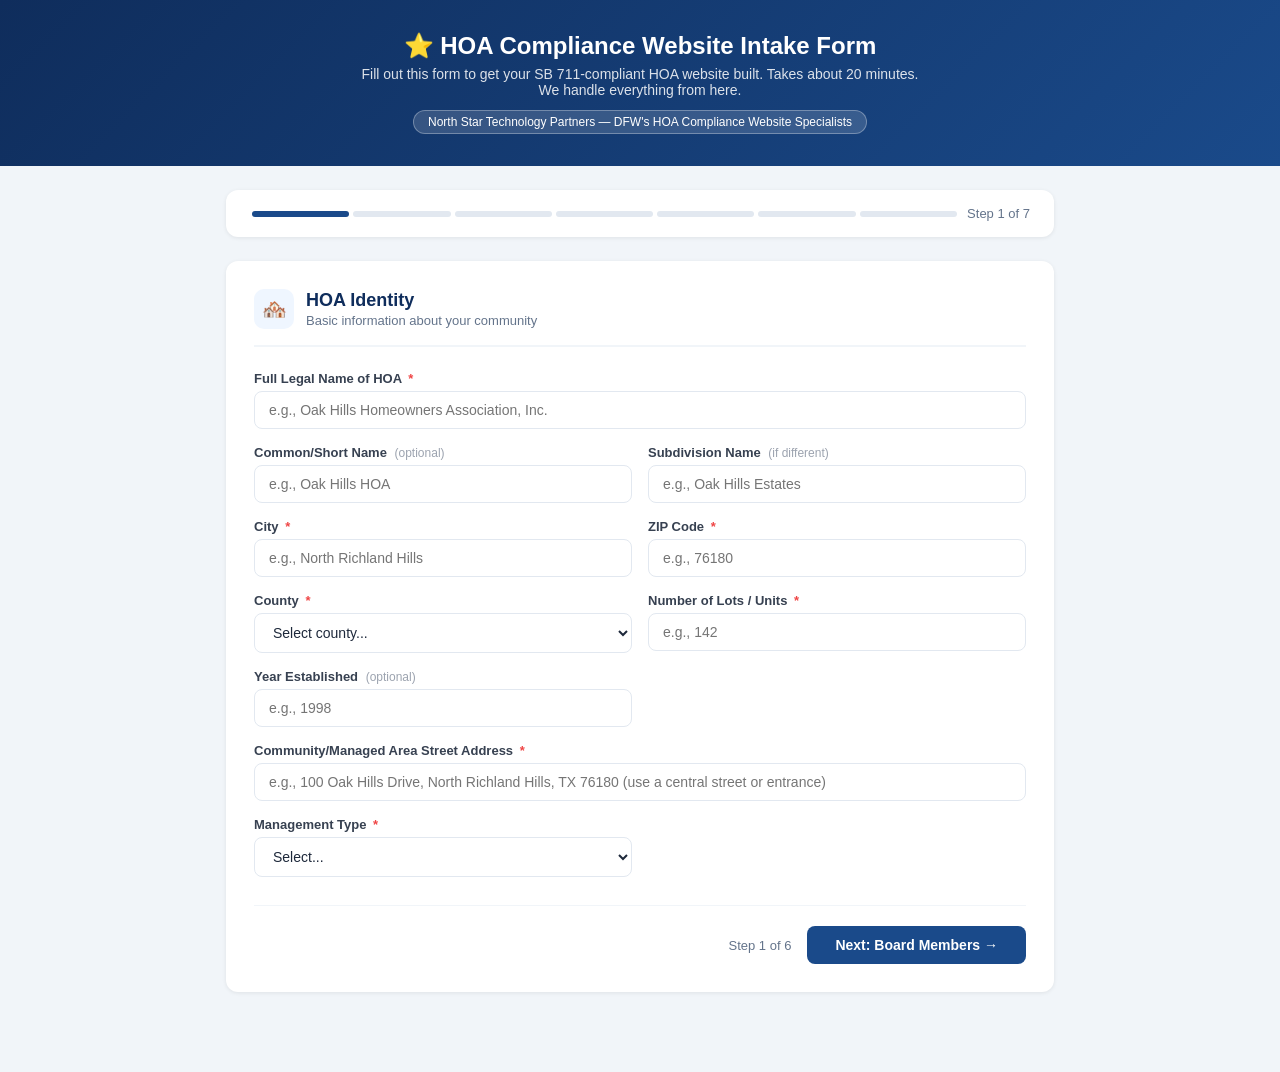
<file: hoa-intake.html>
<!DOCTYPE html>
<html lang="en">
<head>
<meta charset="UTF-8" />
<meta name="viewport" content="width=device-width, initial-scale=1.0" />
<title>HOA Website Intake Form — North Star Technology Partners</title>
<style>
  * { box-sizing: border-box; margin: 0; padding: 0; }
  body { font-family: -apple-system, BlinkMacSystemFont, 'Segoe UI', sans-serif; background: #f1f5f9; color: #1e293b; }
  
  .header { background: linear-gradient(135deg, #0f2d5c 0%, #1a4a8a 100%); color: white; padding: 32px 24px; text-align: center; }
  .header h1 { font-size: 24px; font-weight: 700; margin-bottom: 6px; }
  .header p { font-size: 14px; opacity: 0.85; max-width: 560px; margin: 0 auto; }
  .badge { display: inline-block; background: rgba(255,255,255,0.15); border: 1px solid rgba(255,255,255,0.3); border-radius: 20px; padding: 4px 14px; font-size: 12px; margin-top: 12px; }

  .container { max-width: 860px; margin: 0 auto; padding: 24px 16px 60px; }

  .progress-bar { background: white; border-radius: 12px; padding: 16px 24px; margin-bottom: 24px; box-shadow: 0 1px 4px rgba(0,0,0,0.08); display: flex; align-items: center; gap: 8px; }
  .progress-steps { display: flex; gap: 0; flex: 1; }
  .progress-step { flex: 1; height: 6px; background: #e2e8f0; border-radius: 3px; margin: 0 2px; transition: background 0.3s; }
  .progress-step.active { background: #1a4a8a; }
  .progress-step.done { background: #22c55e; }
  .progress-label { font-size: 13px; color: #64748b; white-space: nowrap; }

  .section { background: white; border-radius: 12px; padding: 28px; margin-bottom: 20px; box-shadow: 0 1px 4px rgba(0,0,0,0.08); display: none; }
  .section.visible { display: block; }
  .section-header { display: flex; align-items: center; gap: 12px; margin-bottom: 24px; padding-bottom: 16px; border-bottom: 2px solid #f1f5f9; }
  .section-icon { width: 40px; height: 40px; border-radius: 10px; background: #eff6ff; display: flex; align-items: center; justify-content: center; font-size: 20px; }
  .section-title { font-size: 18px; font-weight: 700; color: #0f2d5c; }
  .section-subtitle { font-size: 13px; color: #64748b; margin-top: 2px; }

  .field-grid { display: grid; grid-template-columns: 1fr 1fr; gap: 16px; }
  .field-grid.cols-3 { grid-template-columns: 1fr 1fr 1fr; }
  .field-full { grid-column: 1 / -1; }

  .field { display: flex; flex-direction: column; gap: 5px; }
  .field label { font-size: 13px; font-weight: 600; color: #374151; }
  .field label .req { color: #ef4444; margin-left: 3px; }
  .field label .opt { color: #9ca3af; font-weight: 400; margin-left: 4px; font-size: 12px; }
  .field input, .field select, .field textarea {
    padding: 10px 14px; border: 1.5px solid #e2e8f0; border-radius: 8px;
    font-size: 14px; color: #1e293b; background: white; transition: border-color 0.2s;
    font-family: inherit;
  }
  .field input:focus, .field select:focus, .field textarea:focus {
    outline: none; border-color: #1a4a8a; box-shadow: 0 0 0 3px rgba(26,74,138,0.1);
  }
  .field textarea { resize: vertical; min-height: 80px; }
  .field .hint { font-size: 12px; color: #9ca3af; }

  .field-group-label { font-size: 14px; font-weight: 700; color: #1a4a8a; margin: 20px 0 12px; padding-bottom: 6px; border-bottom: 1px solid #e2e8f0; grid-column: 1 / -1; }

  .board-member { background: #f8fafc; border: 1px solid #e2e8f0; border-radius: 10px; padding: 16px; margin-bottom: 12px; }
  .board-member-title { font-size: 13px; font-weight: 700; color: #0f2d5c; margin-bottom: 12px; }

  .fee-row { display: grid; grid-template-columns: 2fr 1fr 1fr; gap: 12px; align-items: end; margin-bottom: 10px; }
  .fee-row .field label { font-size: 12px; }

  .doc-upload-area { border: 2px dashed #cbd5e1; border-radius: 10px; padding: 20px; text-align: center; background: #f8fafc; cursor: pointer; transition: all 0.2s; }
  .doc-upload-area:hover { border-color: #1a4a8a; background: #eff6ff; }
  .doc-upload-area .upload-icon { font-size: 28px; margin-bottom: 8px; }
  .doc-upload-area p { font-size: 14px; color: #64748b; }
  .doc-upload-area strong { color: #1a4a8a; }
  .doc-list { margin-top: 12px; }
  .doc-item { display: flex; align-items: center; gap: 8px; padding: 8px 12px; background: #eff6ff; border-radius: 6px; margin-bottom: 6px; font-size: 13px; }
  .doc-item .doc-name { flex: 1; color: #1e293b; font-weight: 500; }
  .doc-item .doc-remove { color: #ef4444; cursor: pointer; font-size: 16px; line-height: 1; border: none; background: none; }

  .compliance-checklist { background: #f0fdf4; border: 1px solid #bbf7d0; border-radius: 10px; padding: 16px; }
  .compliance-checklist h4 { font-size: 14px; font-weight: 700; color: #15803d; margin-bottom: 10px; }
  .check-item { display: flex; align-items: flex-start; gap: 8px; margin-bottom: 6px; font-size: 13px; color: #166534; }
  .check-item::before { content: "✓"; font-weight: 700; color: #22c55e; flex-shrink: 0; }

  .nav-buttons { display: flex; justify-content: space-between; align-items: center; margin-top: 28px; padding-top: 20px; border-top: 1px solid #f1f5f9; }
  .btn { padding: 11px 28px; border-radius: 8px; font-size: 14px; font-weight: 600; border: none; cursor: pointer; transition: all 0.2s; }
  .btn-primary { background: #1a4a8a; color: white; }
  .btn-primary:hover { background: #0f2d5c; }
  .btn-secondary { background: #f1f5f9; color: #374151; }
  .btn-secondary:hover { background: #e2e8f0; }
  .btn-success { background: #16a34a; color: white; font-size: 15px; padding: 13px 36px; }
  .btn-success:hover { background: #15803d; }
  .step-indicator { font-size: 13px; color: #64748b; }

  .alert { background: #fef3c7; border: 1px solid #fbbf24; border-radius: 8px; padding: 12px 16px; font-size: 13px; color: #92400e; margin-bottom: 16px; }

  @media (max-width: 600px) {
    .field-grid, .field-grid.cols-3 { grid-template-columns: 1fr; }
    .fee-row { grid-template-columns: 1fr 1fr; }
  }
</style>
</head>
<body>

<div class="header">
  <h1>⭐ HOA Compliance Website Intake Form</h1>
  <p>Fill out this form to get your SB 711-compliant HOA website built. Takes about 20 minutes. We handle everything from here.</p>
  <div class="badge">North Star Technology Partners — DFW's HOA Compliance Website Specialists</div>
</div>

<div class="container">

  <!-- Progress Bar -->
  <div class="progress-bar">
    <div class="progress-steps">
      <div class="progress-step active" id="step-1"></div>
      <div class="progress-step" id="step-2"></div>
      <div class="progress-step" id="step-3"></div>
      <div class="progress-step" id="step-4"></div>
      <div class="progress-step" id="step-5"></div>
      <div class="progress-step" id="step-6"></div>
      <div class="progress-step" id="step-7"></div>
    </div>
    <div class="progress-label" id="progress-label">Step 1 of 7</div>
  </div>

  <!-- SECTION 1: HOA Identity -->
  <div class="section visible" id="section-1">
    <div class="section-header">
      <div class="section-icon">🏘️</div>
      <div>
        <div class="section-title">HOA Identity</div>
        <div class="section-subtitle">Basic information about your community</div>
      </div>
    </div>
    <div class="field-grid">
      <div class="field field-full">
        <label>Full Legal Name of HOA <span class="req">*</span></label>
        <input type="text" id="hoa_name" placeholder="e.g., Oak Hills Homeowners Association, Inc." />
      </div>
      <div class="field">
        <label>Common/Short Name <span class="opt">(optional)</span></label>
        <input type="text" id="hoa_short_name" placeholder="e.g., Oak Hills HOA" />
      </div>
      <div class="field">
        <label>Subdivision Name <span class="opt">(if different)</span></label>
        <input type="text" id="subdivision_name" placeholder="e.g., Oak Hills Estates" />
      </div>
      <div class="field">
        <label>City <span class="req">*</span></label>
        <input type="text" id="city" placeholder="e.g., North Richland Hills" />
      </div>
      <div class="field">
        <label>ZIP Code <span class="req">*</span></label>
        <input type="text" id="zip" placeholder="e.g., 76180" />
      </div>
      <div class="field">
        <label>County <span class="req">*</span></label>
        <select id="county">
          <option value="">Select county...</option>
          <option>Tarrant</option>
          <option>Dallas</option>
          <option>Denton</option>
          <option>Collin</option>
          <option>Johnson</option>
          <option>Rockwall</option>
          <option>Parker</option>
          <option>Ellis</option>
          <option>Other</option>
        </select>
      </div>
      <div class="field">
        <label>Number of Lots / Units <span class="req">*</span></label>
        <input type="number" id="lot_count" placeholder="e.g., 142" />
      </div>
      <div class="field">
        <label>Year Established <span class="opt">(optional)</span></label>
        <input type="text" id="year_established" placeholder="e.g., 1998" />
      </div>
      <div class="field field-full">
        <label>Community/Managed Area Street Address <span class="req">*</span></label>
        <input type="text" id="hoa_address" placeholder="e.g., 100 Oak Hills Drive, North Richland Hills, TX 76180 (use a central street or entrance)" />
      </div>
      <div class="field">
        <label>Management Type <span class="req">*</span></label>
        <select id="management_type" onchange="toggleMgmt()">
          <option value="">Select...</option>
          <option value="self">Self-Managed (volunteer board only)</option>
          <option value="company">Professional Management Company</option>
        </select>
      </div>
      <div class="field" id="mgmt-company-field" style="display:none">
        <label>Management Company Name</label>
        <input type="text" id="mgmt_company_name" placeholder="e.g., Associa PMG" />
      </div>
      <div class="field" id="mgmt-phone-field" style="display:none">
        <label>Management Company Phone</label>
        <input type="tel" id="mgmt_company_phone" placeholder="(817) 555-0100" />
      </div>
      <div class="field" id="mgmt-email-field" style="display:none">
        <label>Management Company Email</label>
        <input type="email" id="mgmt_company_email" placeholder="manager@company.com" />
      </div>
    </div>
    <div class="nav-buttons">
      <div></div>
      <div style="display:flex;align-items:center;gap:16px">
        <span class="step-indicator">Step 1 of 6</span>
        <button class="btn btn-primary" onclick="goTo(2)">Next: Board Members →</button>
      </div>
    </div>
  </div>

  <!-- SECTION 2: Board of Directors -->
  <div class="section" id="section-2">
    <div class="section-header">
      <div class="section-icon">👥</div>
      <div>
        <div class="section-title">Board of Directors</div>
        <div class="section-subtitle">Names and contact info for each board position (required by SB 711)</div>
      </div>
    </div>

    <div class="alert">SB 711 requires board member names and contact information to be publicly posted on your HOA website. At minimum, provide names and a contact email for each filled position.</div>

    <div id="board-members-list">
      <div class="board-member"><div class="board-member-title">🏛️ President <span style="color:#ef4444">*</span></div><div class="field-grid cols-3"><div class="field"><label>Full Name <span class="req">*</span></label><input type="text" id="pres_name" placeholder="Jane Smith" /></div><div class="field"><label>Email <span class="req">*</span></label><input type="email" id="pres_email" placeholder="president@oakhillshoa.com" /></div><div class="field"><label>Phone <span class="opt">(optional)</span></label><input type="tel" id="pres_phone" placeholder="(817) 555-0100" /></div></div></div>

      <div class="board-member"><div class="board-member-title">📋 Vice President</div><div class="field-grid cols-3"><div class="field"><label>Full Name</label><input type="text" id="vp_name" placeholder="John Doe or 'Vacant'" /></div><div class="field"><label>Email</label><input type="email" id="vp_email" placeholder="vicepresident@oakhillshoa.com" /></div><div class="field"><label>Phone <span class="opt">(optional)</span></label><input type="tel" id="vp_phone" /></div></div></div>

      <div class="board-member"><div class="board-member-title">💰 Treasurer</div><div class="field-grid cols-3"><div class="field"><label>Full Name</label><input type="text" id="treas_name" placeholder="Alex Johnson or 'Vacant'" /></div><div class="field"><label>Email</label><input type="email" id="treas_email" /></div><div class="field"><label>Phone <span class="opt">(optional)</span></label><input type="tel" id="treas_phone" /></div></div></div>

      <div class="board-member"><div class="board-member-title">📝 Secretary</div><div class="field-grid cols-3"><div class="field"><label>Full Name</label><input type="text" id="sec_name" placeholder="Maria Garcia or 'Vacant'" /></div><div class="field"><label>Email</label><input type="email" id="sec_email" /></div><div class="field"><label>Phone <span class="opt">(optional)</span></label><input type="tel" id="sec_phone" /></div></div></div>

      <div class="board-member"><div class="board-member-title">🙋 Member at Large 1 <span class="opt">(optional)</span></div><div class="field-grid cols-3"><div class="field"><label>Full Name</label><input type="text" id="mal1_name" /></div><div class="field"><label>Email</label><input type="email" id="mal1_email" /></div><div class="field"></div></div></div>

      <div class="board-member"><div class="board-member-title">🙋 Member at Large 2 <span class="opt">(optional)</span></div><div class="field-grid cols-3"><div class="field"><label>Full Name</label><input type="text" id="mal2_name" /></div><div class="field"><label>Email</label><input type="email" id="mal2_email" /></div><div class="field"></div></div></div>
    </div>

    <div class="field-grid" style="margin-top:20px">
      <div class="field">
        <label>General Contact Email for Website <span class="req">*</span></label>
        <input type="email" id="general_email" placeholder="info@oakhillshoa.com" />
        <span class="hint">This is the "contact us" email shown publicly on the site</span>
      </div>
      <div class="field">
        <label>General Contact Phone <span class="opt">(optional)</span></label>
        <input type="tel" id="general_phone" placeholder="(817) 555-0100" />
      </div>
      <div class="field field-full">
        <label>Mailing Address <span class="opt">(if different from community address)</span></label>
        <input type="text" id="mailing_address" placeholder="PO Box 1234, North Richland Hills, TX 76180" />
      </div>
    </div>

    <div class="nav-buttons">
      <button class="btn btn-secondary" onclick="goTo(1)">← Back</button>
      <div style="display:flex;align-items:center;gap:16px">
        <span class="step-indicator">Step 2 of 6</span>
        <button class="btn btn-primary" onclick="goTo(3)">Next: Fees & Assessments →</button>
      </div>
    </div>
  </div>

  <!-- SECTION 3: Fees -->
  <div class="section" id="section-3">
    <div class="section-header">
      <div class="section-icon">💵</div>
      <div>
        <div class="section-title">Fees & Assessments</div>
        <div class="section-subtitle">Required by SB 711 — fee schedules must be publicly posted</div>
      </div>
    </div>

    <div class="field-grid">
      <div class="field">
        <label>Annual Assessment Amount <span class="req">*</span></label>
        <input type="text" id="assessment_amount" placeholder="e.g., $600.00" />
      </div>
      <div class="field">
        <label>Assessment Frequency <span class="req">*</span></label>
        <select id="assessment_freq">
          <option value="">Select...</option>
          <option>Annual (once per year)</option>
          <option>Semi-Annual (twice per year)</option>
          <option>Quarterly (4x per year)</option>
          <option>Monthly</option>
        </select>
      </div>
      <div class="field">
        <label>Assessment Due Date <span class="req">*</span></label>
        <input type="text" id="assessment_due" placeholder="e.g., January 1st each year" />
      </div>
      <div class="field">
        <label>Late Fee Amount</label>
        <input type="text" id="late_fee" placeholder="e.g., $25.00" />
      </div>
      <div class="field">
        <label>Late Fee Grace Period</label>
        <input type="text" id="late_grace" placeholder="e.g., 30 days after due date" />
      </div>
      <div class="field">
        <label>Transfer Fee (on sale)</label>
        <input type="text" id="transfer_fee" placeholder="e.g., $150.00 or N/A" />
      </div>
      <div class="field">
        <label>Resale Certificate Fee</label>
        <input type="text" id="resale_cert_fee" placeholder="e.g., $200.00 or N/A" />
      </div>
      <div class="field">
        <label>Capital Improvement / Reserve Fee</label>
        <input type="text" id="cap_fee" placeholder="e.g., $100.00 or N/A" />
      </div>
      <div class="field field-full">
        <label>Other Fees <span class="opt">(optional)</span></label>
        <textarea id="other_fees" placeholder="List any other fees: pool key deposit ($50), ACC application fee ($25), returned check fee ($35), etc."></textarea>
      </div>
    </div>

    <div class="nav-buttons">
      <button class="btn btn-secondary" onclick="goTo(2)">← Back</button>
      <div style="display:flex;align-items:center;gap:16px">
        <span class="step-indicator">Step 3 of 6</span>
        <button class="btn btn-primary" onclick="goTo(4)">Next: Meetings →</button>
      </div>
    </div>
  </div>

  <!-- SECTION 4: Meetings -->
  <div class="section" id="section-4">
    <div class="section-header">
      <div class="section-icon">📅</div>
      <div>
        <div class="section-title">Meetings & Schedule</div>
        <div class="section-subtitle">Board meeting schedule and upcoming dates</div>
      </div>
    </div>

    <div class="field-grid">
      <div class="field field-full">
        <label>Regular Meeting Schedule <span class="req">*</span></label>
        <input type="text" id="meeting_schedule" placeholder="e.g., Second Tuesday of each month at 7:00 PM" />
      </div>
      <div class="field field-full">
        <label>Meeting Location / Format <span class="req">*</span></label>
        <input type="text" id="meeting_location" placeholder="e.g., Oak Hills Clubhouse, 100 Oak Lane — or 'Virtual via Zoom'" />
      </div>
      <div class="field">
        <label>Next Scheduled Meeting Date</label>
        <input type="text" id="next_meeting" placeholder="e.g., April 8, 2026" />
      </div>
      <div class="field">
        <label>Annual Meeting Month</label>
        <input type="text" id="annual_meeting_month" placeholder="e.g., January" />
      </div>
      <div class="field field-full">
        <label>How to Receive Meeting Notices</label>
        <input type="text" id="notice_method" placeholder="e.g., Email to registered members 10 days prior. Sign up via the website contact form." />
      </div>
    </div>

    <div class="nav-buttons">
      <button class="btn btn-secondary" onclick="goTo(3)">← Back</button>
      <div style="display:flex;align-items:center;gap:16px">
        <span class="step-indicator">Step 4 of 6</span>
        <button class="btn btn-primary" onclick="goTo(5)">Next: Documents →</button>
      </div>
    </div>
  </div>

  <!-- SECTION 5: Documents -->
  <div class="section" id="section-5">
    <div class="section-header">
      <div class="section-icon">📄</div>
      <div>
        <div class="section-title">Governing Documents</div>
        <div class="section-subtitle">List which documents you have. You'll email them to us separately as PDFs.</div>
      </div>
    </div>

    <div class="compliance-checklist">
      <h4>✅ Documents Required by Texas SB 711</h4>
      <div class="check-item">CC&Rs (Declaration of Covenants, Conditions & Restrictions) — including all amendments</div>
      <div class="check-item">Bylaws — current version with all amendments</div>
      <div class="check-item">Rules and Regulations</div>
      <div class="check-item">Current Fee Schedule (we generate this from Section 3 above)</div>
      <div class="check-item">Board Contact Information (we generate this from Section 2 above)</div>
    </div>

    <div class="field-grid" style="margin-top:20px">
      <div class="field">
        <label>CC&Rs / Declaration</label>
        <select id="doc_ccrs">
          <option value="will_provide">✅ I will email the PDF</option>
          <option value="need_to_locate">🔍 Need to locate — help me find it</option>
          <option value="pending">⏳ Pending — will send later</option>
        </select>
      </div>
      <div class="field">
        <label>Bylaws</label>
        <select id="doc_bylaws">
          <option value="will_provide">✅ I will email the PDF</option>
          <option value="need_to_locate">🔍 Need to locate — help me find it</option>
          <option value="pending">⏳ Pending — will send later</option>
        </select>
      </div>
      <div class="field">
        <label>Rules & Regulations</label>
        <select id="doc_rules">
          <option value="will_provide">✅ I will email the PDF</option>
          <option value="need_to_locate">🔍 Need to locate</option>
          <option value="none">❌ We don't have a separate document</option>
        </select>
      </div>
      <div class="field">
        <label>Amendments to CC&Rs</label>
        <select id="doc_amendments">
          <option value="will_provide">✅ I will email the PDF(s)</option>
          <option value="none">❌ No amendments on file</option>
          <option value="pending">⏳ Pending</option>
        </select>
      </div>
      <div class="field">
        <label>Current Annual Budget</label>
        <select id="doc_budget">
          <option value="will_provide">✅ I will email the PDF</option>
          <option value="none">❌ Not available / not required</option>
          <option value="pending">⏳ Pending</option>
        </select>
      </div>
      <div class="field">
        <label>Meeting Minutes (recent)</label>
        <select id="doc_minutes">
          <option value="will_provide">✅ I will email PDF(s)</option>
          <option value="none">❌ Not currently available</option>
          <option value="pending">⏳ Pending</option>
        </select>
      </div>
      <div class="field">
        <label>Architectural Guidelines</label>
        <select id="doc_arch">
          <option value="will_provide">✅ I will email the PDF</option>
          <option value="none">❌ Not applicable / no formal guidelines</option>
          <option value="pending">⏳ Pending</option>
        </select>
      </div>
      <div class="field">
        <label>TREC Management Certificate</label>
        <select id="doc_trec">
          <option value="pending">⏳ Not yet filed — help me with this</option>
          <option value="will_provide">✅ Filed — I'll provide the link or PDF</option>
          <option value="unknown">❓ Not sure</option>
        </select>
      </div>
      <div class="field field-full">
        <label>Other Documents to Post <span class="opt">(optional)</span></label>
        <textarea id="doc_other" placeholder="List any other documents you want on the site: pool rules, parking policy, pet policy, welcome packet, etc."></textarea>
      </div>
    </div>

    <div class="nav-buttons">
      <button class="btn btn-secondary" onclick="goTo(4)">← Back</button>
      <div style="display:flex;align-items:center;gap:16px">
        <span class="step-indicator">Step 5 of 6</span>
        <button class="btn btn-primary" onclick="goTo(6)">Next: Branding & Domain →</button>
      </div>
    </div>
  </div>

  <!-- SECTION 6: Branding & Final -->
  <div class="section" id="section-6">
    <div class="section-header">
      <div class="section-icon">🎨</div>
      <div>
        <div class="section-title">Branding & Domain</div>
        <div class="section-subtitle">Colors, logo, and your website address</div>
      </div>
    </div>

    <div class="field-grid">
      <div class="field field-full">
        <label>Desired Website Domain <span class="req">*</span></label>
        <input type="text" id="domain" placeholder="e.g., oakhillshoa.com or oakhillshoa.org" />
        <span class="hint">If you already own a domain, enter it. If not, we'll help you register one.</span>
      </div>
      <div class="field">
        <label>Primary Color Preference</label>
        <input type="text" id="primary_color" placeholder="e.g., Navy Blue, Forest Green, or #1E3A5F" />
      </div>
      <div class="field">
        <label>Secondary/Accent Color</label>
        <input type="text" id="secondary_color" placeholder="e.g., Gold, Light Blue, or #C8A84B" />
      </div>
      <div class="field">
        <label>Do you have an HOA logo?</label>
        <select id="has_logo">
          <option value="no">No — please create a simple text-based logo</option>
          <option value="yes">Yes — I will email the file (PNG or SVG preferred)</option>
        </select>
      </div>
      <div class="field">
        <label>Community Photos Available?</label>
        <select id="has_photos">
          <option value="no">No — use professional stock imagery</option>
          <option value="yes">Yes — I will email some photos</option>
        </select>
      </div>
      <div class="field">
        <label>Preferred Package</label>
        <select id="package">
          <option value="standard">Standard — $999 setup + $99/mo (most popular)</option>
          <option value="starter">Starter — $499 setup + $79/mo</option>
          <option value="premium">Premium — $1,499 setup + $149/mo</option>
          <option value="unsure">Not sure — let's discuss on our call</option>
        </select>
      </div>
      <div class="field field-full">
        <label>Special Features or Requests <span class="opt">(optional)</span></label>
        <textarea id="special_features" placeholder="e.g., Online assessment payment link, violation reporting form, newsletter signup, pool hours and rules, parking policy section, welcome packet for new residents, etc."></textarea>
      </div>
      <div class="field field-full">
        <label>Anything Else We Should Know?</label>
        <textarea id="additional_notes" placeholder="Any context about your community, special requirements, timeline needs, or questions for our team."></textarea>
      </div>
    </div>

    <div class="nav-buttons">
      <button class="btn btn-secondary" onclick="goTo(5)">← Back</button>
      <div style="display:flex;align-items:center;gap:16px">
        <span class="step-indicator">Step 6 of 7</span>
        <button class="btn btn-primary" onclick="goTo(7)">Next: Records History →</button>
      </div>
    </div>
  </div>

  <!-- SECTION 7: Records History & Retention -->
  <div class="section" id="section-7">
    <div class="section-header">
      <div class="section-icon">🗂️</div>
      <div>
        <div class="section-title">Records History & Retention</div>
        <div class="section-subtitle">Texas law requires 7 years of financials, 3 years of minutes — we'll build your archive structure from day one</div>
      </div>
    </div>

    <div class="compliance-checklist" style="margin-bottom:20px">
      <h4>📋 Texas Property Code Retention Requirements</h4>
      <div class="check-item">Permanent: CC&Rs, Bylaws, Articles of Incorporation, all amendments</div>
      <div class="check-item">7 Years: Financial records, tax returns, audits, bank statements, budgets</div>
      <div class="check-item">3 Years: Meeting minutes, ballots, proxies, written actions</div>
    </div>

    <div class="field-grid">

      <div class="field">
        <label>Oldest Year of Meeting Minutes Available</label>
        <select id="minutes_oldest_year">
          <option value="2026">2026 (starting fresh)</option>
          <option value="2025">2025</option>
          <option value="2024">2024</option>
          <option value="2023">2023</option>
          <option value="2022">2022</option>
          <option value="2021">2021 or older</option>
          <option value="none">None available digitally</option>
        </select>
        <span class="hint">We'll create year folders going back to this year</span>
      </div>

      <div class="field">
        <label>Oldest Year of Financial Records Available</label>
        <select id="financials_oldest_year">
          <option value="2026">2026 (starting fresh)</option>
          <option value="2025">2025</option>
          <option value="2024">2024</option>
          <option value="2023">2023</option>
          <option value="2022">2022</option>
          <option value="2021">2021</option>
          <option value="2020">2020</option>
          <option value="2019">2019 or older (7+ years)</option>
          <option value="none">None available digitally</option>
        </select>
        <span class="hint">Required: 7 years back from current year</span>
      </div>

      <div class="field field-full">
        <label>Historical Records You Can Provide at Launch</label>
        <textarea id="historical_records" placeholder="List any historical records you have ready to upload. Examples:&#10;— Meeting minutes: Jan 2024, Mar 2024, Jun 2024, Sep 2024&#10;— 2024 Annual Budget PDF&#10;— 2023 Audit Report&#10;— 2022–2024 financial statements&#10;&#10;Leave blank if starting fresh with only current documents."></textarea>
        <span class="hint">We'll create the folder structure for all years and you can upload historical docs over time</span>
      </div>

      <div class="field">
        <label>Do you have prior audits or tax returns?</label>
        <select id="has_audits">
          <option value="yes_will_provide">Yes — I will email them as PDFs</option>
          <option value="yes_over_time">Yes — will provide over time</option>
          <option value="no">No / Not applicable</option>
          <option value="unknown">Not sure</option>
        </select>
      </div>

      <div class="field">
        <label>Records Currently Stored In</label>
        <select id="records_storage">
          <option value="mixed">Mix of paper and digital</option>
          <option value="digital">Mostly digital (PDFs)</option>
          <option value="paper">Mostly paper — need to scan</option>
          <option value="management_company">Management company holds them</option>
          <option value="none">No organized records currently</option>
        </select>
        <span class="hint">Helps us plan the rollout of your archive</span>
      </div>

      <div class="field field-full">
        <label>Records Notes <span class="opt">(optional)</span></label>
        <textarea id="records_notes" style="min-height:70px" placeholder="Any other context about your historical records — gaps in history, records held by a prior management company, records being scanned, etc."></textarea>
      </div>

    </div>

    <div class="nav-buttons">
      <button class="btn btn-secondary" onclick="goTo(6)">← Back</button>
      <div style="display:flex;align-items:center;gap:16px">
        <span class="step-indicator">Step 7 of 7</span>
        <button class="btn btn-success" id="submit-btn" onclick="submitForm()">🚀 Submit Intake Form</button>
      </div>
    </div>
  </div>

  <!-- THANK YOU SCREEN (shown to client after submit) -->
  <div id="thankyou-section" style="display:none; background:white; border-radius:12px; padding:48px 32px; text-align:center; box-shadow:0 1px 4px rgba(0,0,0,0.08); margin-bottom:20px;">
    <div style="font-size:56px; margin-bottom:16px;">🎉</div>
    <h2 style="font-family:Georgia,serif; font-size:26px; font-weight:700; color:#0f2d5c; margin-bottom:12px;">You're All Set!</h2>
    <p style="font-size:16px; color:#374151; max-width:480px; margin:0 auto 24px; line-height:1.7;">
      We've received your intake form for <strong id="thankyou-hoa-name"></strong>. Our team will begin building your SB 711-compliant website right away.
    </p>
    <div style="background:#f0fdf4; border:1px solid #bbf7d0; border-radius:10px; padding:20px 24px; max-width:480px; margin:0 auto 28px; text-align:left;">
      <p style="font-size:13px; font-weight:700; color:#15803d; margin-bottom:10px;">✅ What happens next:</p>
      <div style="font-size:14px; color:#166534; line-height:1.8;">
        <div>1. Email your governing documents (CC&Rs, Bylaws, Rules) as PDFs to:</div>
        <div style="background:white; border-radius:6px; padding:8px 12px; margin:8px 0; font-weight:700; color:#0f2d5c; font-size:15px;">info@nstp.tech</div>
        <div>2. Use subject line: <strong id="thankyou-subject"></strong></div>
        <div style="margin-top:8px;">3. We'll send you a staging link to review within <strong>10 business days</strong>.</div>
      </div>
    </div>
    <p style="font-size:13px; color:#64748b;">Questions? Email us at <a href="mailto:info@nstp.tech" style="color:#1a4a8a; font-weight:600;">info@nstp.tech</a></p>
  </div>

  <!-- ERROR SCREEN (shown if Formspree fails) -->
  <div id="error-section" style="display:none; background:white; border-radius:12px; padding:48px 32px; text-align:center; box-shadow:0 1px 4px rgba(0,0,0,0.08); margin-bottom:20px;">
    <div style="font-size:48px; margin-bottom:16px;">⚠️</div>
    <h2 style="font-size:22px; font-weight:700; color:#991b1b; margin-bottom:12px;">Submission Error</h2>
    <p style="font-size:15px; color:#374151; margin-bottom:20px;">Something went wrong sending your form. Please email us directly:</p>
    <a href="mailto:info@nstp.tech" style="background:#1a4a8a; color:white; padding:12px 28px; border-radius:8px; text-decoration:none; font-weight:600; font-size:15px;">Email info@nstp.tech</a>
  </div>

</div>

<script>
// ─── REPLACE THIS WITH YOUR FORMSPREE ENDPOINT ───────────────────────────────
// 1. Go to https://formspree.io and sign up (free)
// 2. Create a new form — set notification email to: info@nstp.tech
// 3. Copy your form ID (looks like: xpwzgkab)
// 4. Replace YOUR_FORMSPREE_ID below with your actual ID
const FORMSPREE_ENDPOINT = 'https://formspree.io/f/mkoqpary';
// ─────────────────────────────────────────────────────────────────────────────

let currentSection = 1;
const totalSections = 7;

function goTo(n) {
  document.getElementById('section-' + currentSection).classList.remove('visible');
  document.getElementById('step-' + currentSection).classList.remove('active');
  document.getElementById('step-' + currentSection).classList.add('done');
  currentSection = n;
  document.getElementById('section-' + n).classList.add('visible');
  document.getElementById('step-' + n).classList.add('active');
  document.getElementById('progress-label').textContent = 'Step ' + n + ' of ' + totalSections;
  window.scrollTo({top: 0, behavior: 'smooth'});
}

function toggleMgmt() {
  const v = document.getElementById('management_type').value;
  ['mgmt-company-field','mgmt-phone-field','mgmt-email-field'].forEach(id => {
    document.getElementById(id).style.display = v === 'company' ? '' : 'none';
  });
}

function val(id) {
  const el = document.getElementById(id);
  return el ? (el.value || '').trim() : '';
}

function buildClaudePrompt() {
  return `You are building a complete, production-ready HOA compliance website for a Texas homeowners association. This site must fully satisfy Texas Senate Bill 711 (SB 711) and Texas Property Code Section 207.006.

Build this as a static site using React + Vite + Tailwind CSS, deployable to GitHub Pages.

## CLIENT DATA

\`\`\`
HOA_NAME: "${val('hoa_name')}"
HOA_SHORT_NAME: "${val('hoa_short_name') || val('hoa_name')}"
SUBDIVISION_NAME: "${val('subdivision_name')}"
HOA_ADDRESS: "${val('hoa_address')}"
CITY: "${val('city')}"
STATE: "Texas"
ZIP: "${val('zip')}"
COUNTY: "${val('county')}"
LOT_COUNT: "${val('lot_count')}"
YEAR_ESTABLISHED: "${val('year_established')}"

MANAGEMENT_TYPE: "${val('management_type') === 'company' ? 'Management Company' : 'Self-Managed'}"
MANAGEMENT_COMPANY_NAME: "${val('mgmt_company_name')}"
MANAGEMENT_COMPANY_PHONE: "${val('mgmt_company_phone')}"
MANAGEMENT_COMPANY_EMAIL: "${val('mgmt_company_email')}"

BOARD_PRESIDENT: { name: "${val('pres_name')}", email: "${val('pres_email')}", phone: "${val('pres_phone')}" }
BOARD_VP: { name: "${val('vp_name')}", email: "${val('vp_email')}" }
BOARD_TREASURER: { name: "${val('treas_name')}", email: "${val('treas_email')}" }
BOARD_SECRETARY: { name: "${val('sec_name')}", email: "${val('sec_email')}" }
BOARD_MAL1: { name: "${val('mal1_name')}", email: "${val('mal1_email')}" }
BOARD_MAL2: { name: "${val('mal2_name')}", email: "${val('mal2_email')}" }

GENERAL_CONTACT_EMAIL: "${val('general_email')}"
GENERAL_CONTACT_PHONE: "${val('general_phone')}"
MAILING_ADDRESS: "${val('mailing_address')}"

ANNUAL_ASSESSMENT: "${val('assessment_amount')}"
ASSESSMENT_FREQUENCY: "${val('assessment_freq')}"
ASSESSMENT_DUE_DATE: "${val('assessment_due')}"
LATE_FEE: "${val('late_fee')}"
LATE_FEE_GRACE: "${val('late_grace')}"
TRANSFER_FEE: "${val('transfer_fee')}"
RESALE_CERT_FEE: "${val('resale_cert_fee')}"
CAP_FEE: "${val('cap_fee')}"
OTHER_FEES: "${val('other_fees').replace(/\n/g,' | ')}"

MEETING_SCHEDULE: "${val('meeting_schedule')}"
MEETING_LOCATION: "${val('meeting_location')}"
NEXT_MEETING: "${val('next_meeting')}"
ANNUAL_MEETING_MONTH: "${val('annual_meeting_month')}"
NOTICE_METHOD: "${val('notice_method')}"

DOCUMENTS:
  CC_RS: "${val('doc_ccrs')}"
  BYLAWS: "${val('doc_bylaws')}"
  RULES_REGS: "${val('doc_rules')}"
  AMENDMENTS: "${val('doc_amendments')}"
  BUDGET: "${val('doc_budget')}"
  MEETING_MINUTES: "${val('doc_minutes')}"
  ARCHITECTURAL_GUIDELINES: "${val('doc_arch')}"
  TREC_CERT: "${val('doc_trec')}"
  OTHER: "${val('doc_other').replace(/\n/g,' | ')}"

DOMAIN: "${val('domain')}"
PRIMARY_COLOR: "${val('primary_color') || 'Navy Blue #0f2d5c'}"
SECONDARY_COLOR: "${val('secondary_color') || 'Gold #c8a84b'}"
HAS_LOGO: "${val('has_logo')}"
HAS_PHOTOS: "${val('has_photos')}"
PACKAGE: "${val('package')}"
SPECIAL_FEATURES: "${val('special_features').replace(/\n/g,' | ')}"
ADDITIONAL_NOTES: "${val('additional_notes').replace(/\n/g,' | ')}"

RECORDS_RETENTION:
  MINUTES_OLDEST_YEAR: "${val('minutes_oldest_year')}"
  FINANCIALS_OLDEST_YEAR: "${val('financials_oldest_year')}"
  HISTORICAL_RECORDS: "${val('historical_records').replace(/\n/g,' | ')}"
  HAS_AUDITS: "${val('has_audits')}"
  RECORDS_STORAGE: "${val('records_storage')}"
  RECORDS_NOTES: "${val('records_notes').replace(/\n/g,' | ')}"
\`\`\`

## BUILD REQUIREMENTS

### Tech Stack
- React 18 + Vite + Tailwind CSS (utility classes only)
- React Router DOM with HashRouter (GitHub Pages compatible)
- Lucide React for icons
- Deployable via gh-pages package

### Repository Structure
hoa-website/
├── public/
│   └── documents/
│       ├── governing/
│       │   ├── cc-rs.pdf
│       │   ├── bylaws.pdf
│       │   ├── rules-regulations.pdf
│       │   └── amendments/
│       ├── minutes/
│       │   ├── [YEAR]/          ← scaffold from MINUTES_OLDEST_YEAR to current year
│       │   │   └── README.md    ← placeholder: "Add meeting minutes PDFs here"
│       ├── financials/
│       │   ├── [YEAR]/          ← scaffold from FINANCIALS_OLDEST_YEAR to current year
│       │   │   └── README.md    ← placeholder: "Add budget, audit, financial PDFs here"
│       └── architectural/
│           └── arc-guidelines.pdf
├── src/
│   ├── components/ (Header, Footer, Nav, DocumentCard, YearAccordion)
│   ├── pages/ (Home, Documents, Board, Financials, Meetings, ArchitecturalReview, Contact, Compliance)
│   ├── data/hoaData.js  ← ALL client data as constants — single source of truth
│   ├── App.jsx
│   └── main.jsx
├── vite.config.js  (base: '/[repo-name]/' for GitHub Pages)
└── package.json  (includes deploy script: "npm run build && gh-pages -d dist")

### Pages Required
1. Home — HOA name, compliance badge, next meeting, assessment amount, quick links
2. Documents — Year-accordion archive structure: Governing Docs (flat list, permanent), Meeting Minutes (collapsed by year, newest expanded, 3-year minimum), Financial Records (collapsed by year, newest expanded, 7-year minimum). Each document card shows filename, year, and download button. Include retention policy notice at bottom of page.
3. Board — All board members with names, titles, emails, term info
4. Financials — Full fee schedule, assessment details, budget link, records access notice (§209.005)
5. Meetings — Schedule, next meeting, location, minutes archive link to Documents page, notice signup
6. Architectural Review — ARC process, submission form, guidelines download, timeline
7. Contact — Contact form (Name, Email, Address, Subject dropdown, Message), board contact, mailing address
8. Compliance — SB 711 compliance statement, TREC certificate status, full records retention policy table (Permanent / 7-year / 3-year categories), member access rights notice (§209.005), last updated date

### Global Requirements
- Mobile-first, fully responsive
- Footer: HOA name + "Website by North Star Technology Partners | nstp.tech"
- All PDFs open in new tab
- Visible "Last Updated" date on Documents and Financials pages
- Meta descriptions on all pages
- SB 711 Compliant badge on homepage and footer

### Deliverables
1. Complete React app — all pages, components, routing
2. hoaData.js fully populated with all client data above
3. README.md with update instructions, GitHub Pages deploy steps, custom domain setup
4. COMPLIANCE_CHECKLIST.md confirming each SB 711 requirement and which page satisfies it

Build the complete, production-ready site now.`;
}

async function submitForm() {
  const btn = document.getElementById('submit-btn');
  const hoaName = val('hoa_name');

  // Basic validation
  if (!hoaName) { alert('Please enter the HOA name before submitting.'); goTo(1); return; }
  if (!val('pres_name') || !val('pres_email')) { alert('Please fill in the Board President name and email.'); goTo(2); return; }
  if (!val('general_email')) { alert('Please fill in the General Contact Email.'); goTo(2); return; }
  if (!val('assessment_amount')) { alert('Please fill in the Annual Assessment Amount.'); goTo(3); return; }
  if (!val('domain')) { alert('Please fill in your desired domain name.'); goTo(6); return; }

  // Loading state
  btn.textContent = '⏳ Submitting...';
  btn.disabled = true;

  const claudePrompt = buildClaudePrompt();

  // Build flat form data for Formspree
  const formData = {
    // ── Identity
    'HOA Name':              hoaName,
    'Short Name':            val('hoa_short_name'),
    'Subdivision':           val('subdivision_name'),
    'Address':               val('hoa_address'),
    'City':                  val('city'),
    'ZIP':                   val('zip'),
    'County':                val('county'),
    'Lot Count':             val('lot_count'),
    'Year Established':      val('year_established'),
    'Management Type':       val('management_type') === 'company' ? 'Management Company' : 'Self-Managed',
    'Mgmt Company':          val('mgmt_company_name'),
    'Mgmt Phone':            val('mgmt_company_phone'),
    'Mgmt Email':            val('mgmt_company_email'),
    // ── Board
    'President':             `${val('pres_name')} | ${val('pres_email')} | ${val('pres_phone')}`,
    'Vice President':        `${val('vp_name')} | ${val('vp_email')}`,
    'Treasurer':             `${val('treas_name')} | ${val('treas_email')}`,
    'Secretary':             `${val('sec_name')} | ${val('sec_email')}`,
    'Member at Large 1':     `${val('mal1_name')} | ${val('mal1_email')}`,
    'Member at Large 2':     `${val('mal2_name')} | ${val('mal2_email')}`,
    'General Email':         val('general_email'),
    'General Phone':         val('general_phone'),
    'Mailing Address':       val('mailing_address'),
    // ── Fees
    'Annual Assessment':     val('assessment_amount'),
    'Frequency':             val('assessment_freq'),
    'Due Date':              val('assessment_due'),
    'Late Fee':              val('late_fee'),
    'Late Fee Grace':        val('late_grace'),
    'Transfer Fee':          val('transfer_fee'),
    'Resale Cert Fee':       val('resale_cert_fee'),
    'Capital Fee':           val('cap_fee'),
    'Other Fees':            val('other_fees'),
    // ── Meetings
    'Meeting Schedule':      val('meeting_schedule'),
    'Meeting Location':      val('meeting_location'),
    'Next Meeting':          val('next_meeting'),
    'Annual Meeting Month':  val('annual_meeting_month'),
    'Notice Method':         val('notice_method'),
    // ── Documents
    'CC&Rs':                 val('doc_ccrs'),
    'Bylaws':                val('doc_bylaws'),
    'Rules & Regs':          val('doc_rules'),
    'Amendments':            val('doc_amendments'),
    'Budget':                val('doc_budget'),
    'Meeting Minutes':       val('doc_minutes'),
    'Arch Guidelines':       val('doc_arch'),
    'TREC Certificate':      val('doc_trec'),
    'Other Docs':            val('doc_other'),
    // ── Branding
    'Domain':                val('domain'),
    'Primary Color':         val('primary_color'),
    'Secondary Color':       val('secondary_color'),
    'Has Logo':              val('has_logo'),
    'Has Photos':            val('has_photos'),
    'Package Selected':      val('package'),
    'Special Features':      val('special_features'),
    'Additional Notes':      val('additional_notes'),
    // ── Records Retention
    'Minutes — Oldest Year':     val('minutes_oldest_year'),
    'Financials — Oldest Year':  val('financials_oldest_year'),
    'Historical Records':         val('historical_records'),
    'Has Audits/Tax Returns':    val('has_audits'),
    'Records Currently Stored':  val('records_storage'),
    'Records Notes':             val('records_notes'),
    // ── The money field — Claude Code prompt pre-built
    '_subject':              `🏘️ NEW HOA INTAKE: ${hoaName} — ${val('city')}, TX`,
    '⚡ CLAUDE CODE PROMPT (copy and paste into Claude Code)': claudePrompt
  };

  try {
    const response = await fetch(FORMSPREE_ENDPOINT, {
      method: 'POST',
      headers: { 'Content-Type': 'application/json', 'Accept': 'application/json' },
      body: JSON.stringify(formData)
    });

    if (response.ok) {
      // Hide all form sections
      for (let i = 1; i <= totalSections; i++) {
        document.getElementById('section-' + i).classList.remove('visible');
      }
      document.querySelector('.progress-bar').style.display = 'none';

      // Populate and show thank-you screen
      document.getElementById('thankyou-hoa-name').textContent = hoaName;
      document.getElementById('thankyou-subject').textContent = `"${hoaName} — Documents"`;
      document.getElementById('thankyou-section').style.display = 'block';
      window.scrollTo({ top: 0, behavior: 'smooth' });
    } else {
      throw new Error('Formspree returned non-OK status');
    }
  } catch (err) {
    btn.textContent = '🚀 Submit Intake Form';
    btn.disabled = false;
    document.getElementById('error-section').style.display = 'block';
    document.getElementById('error-section').scrollIntoView({ behavior: 'smooth' });
  }
}
</script>

</body>
</html>
</file>
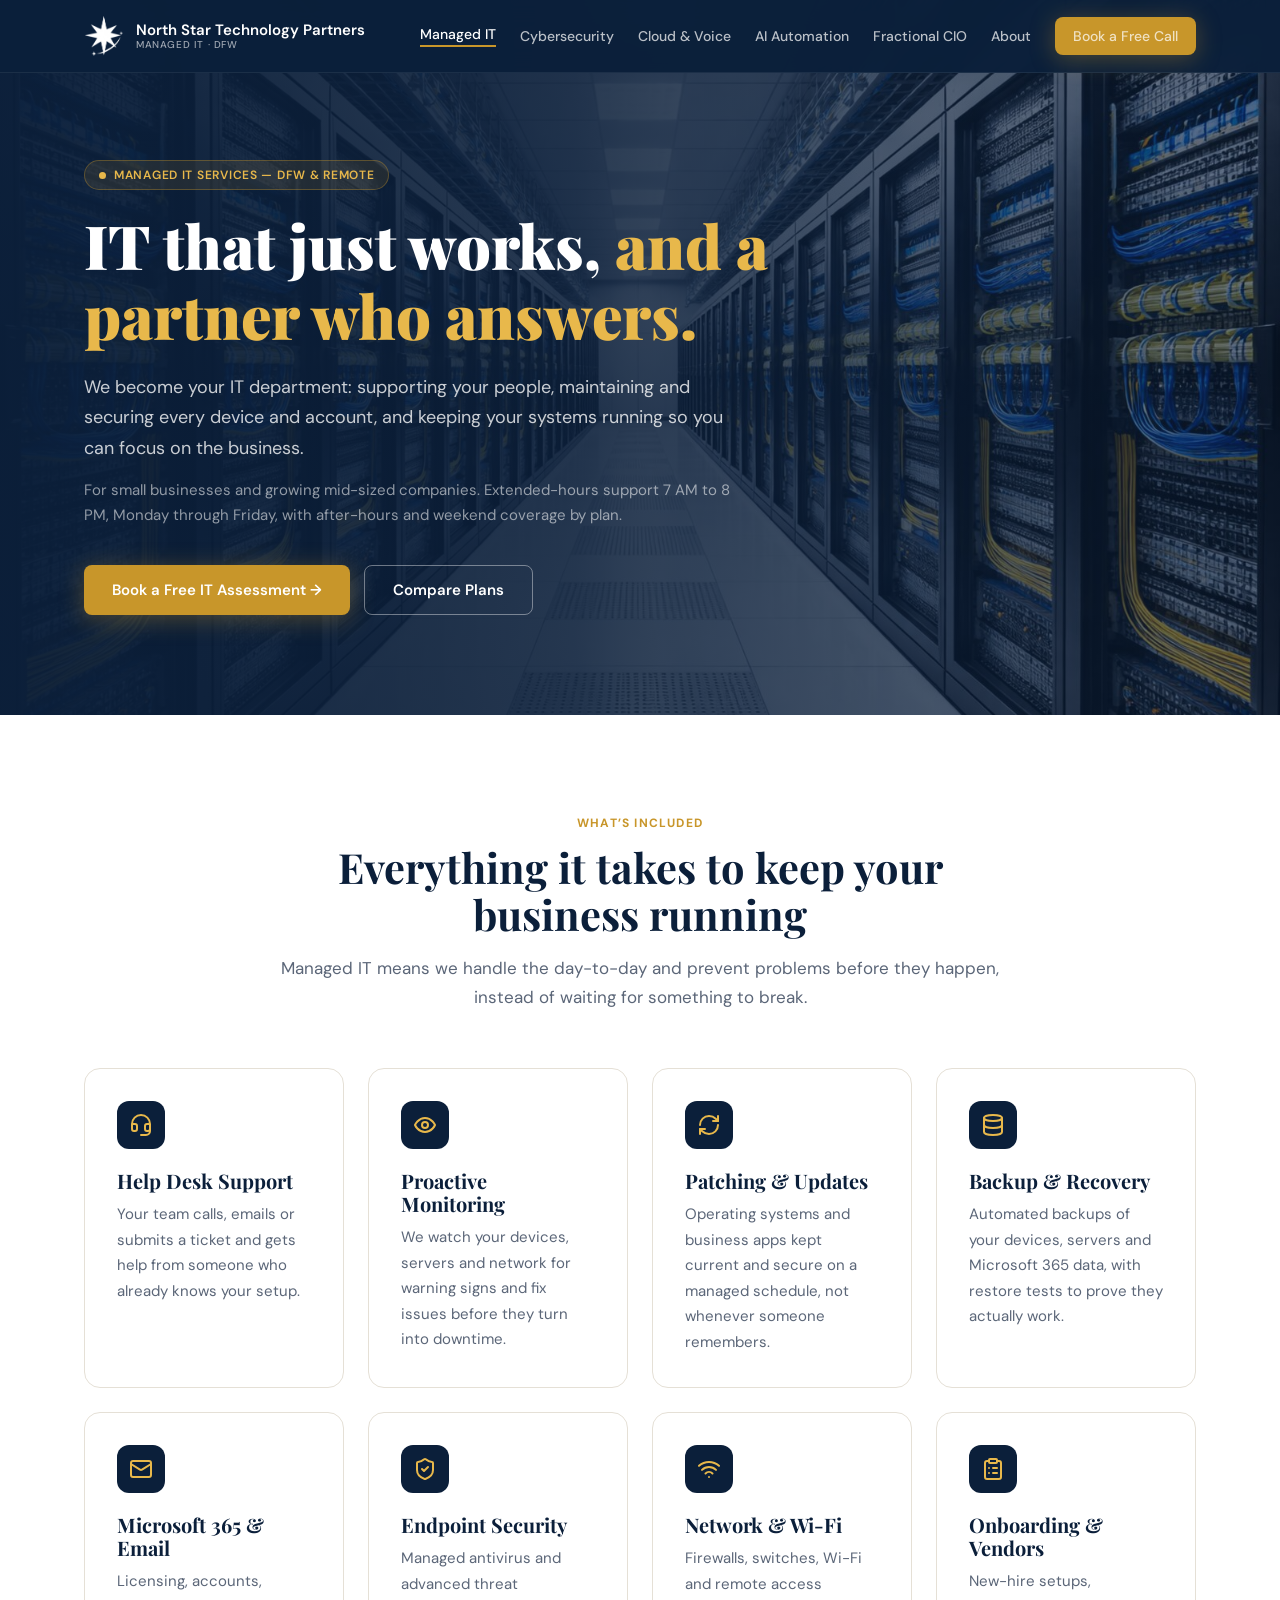
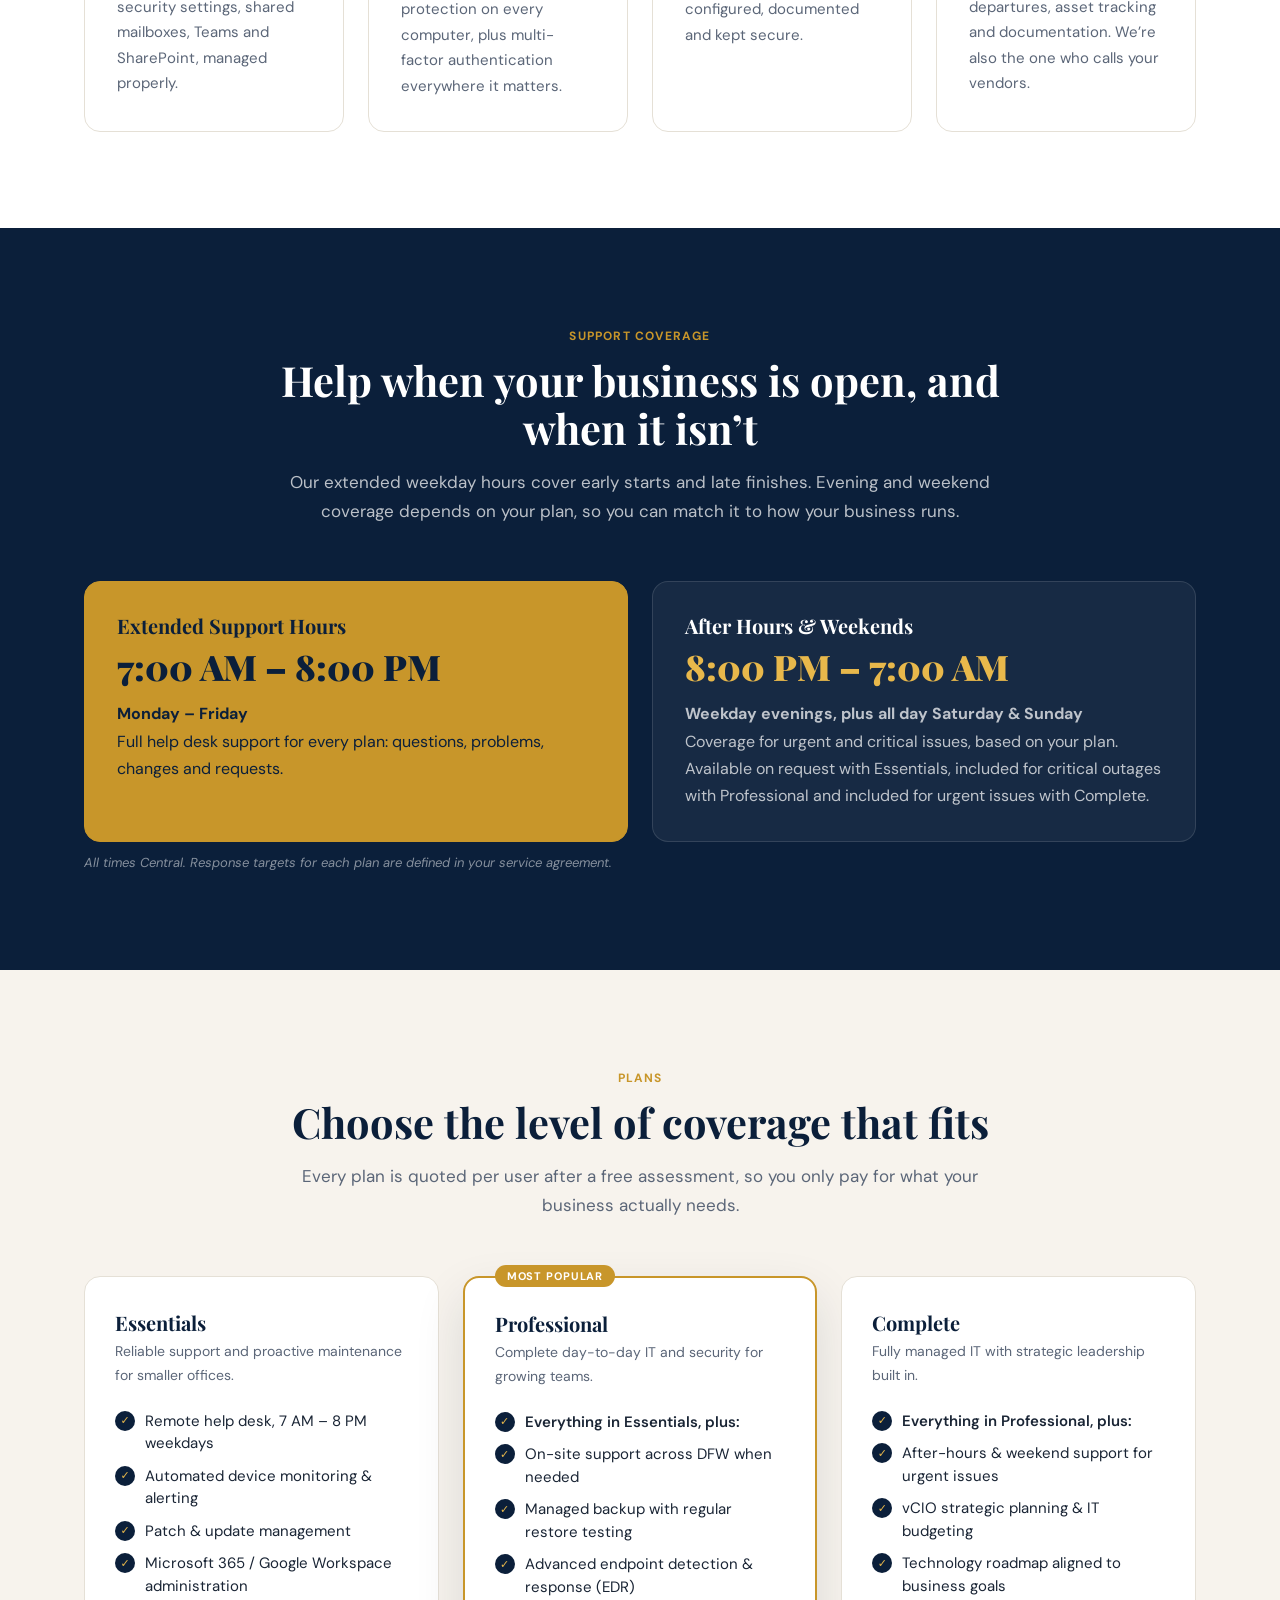
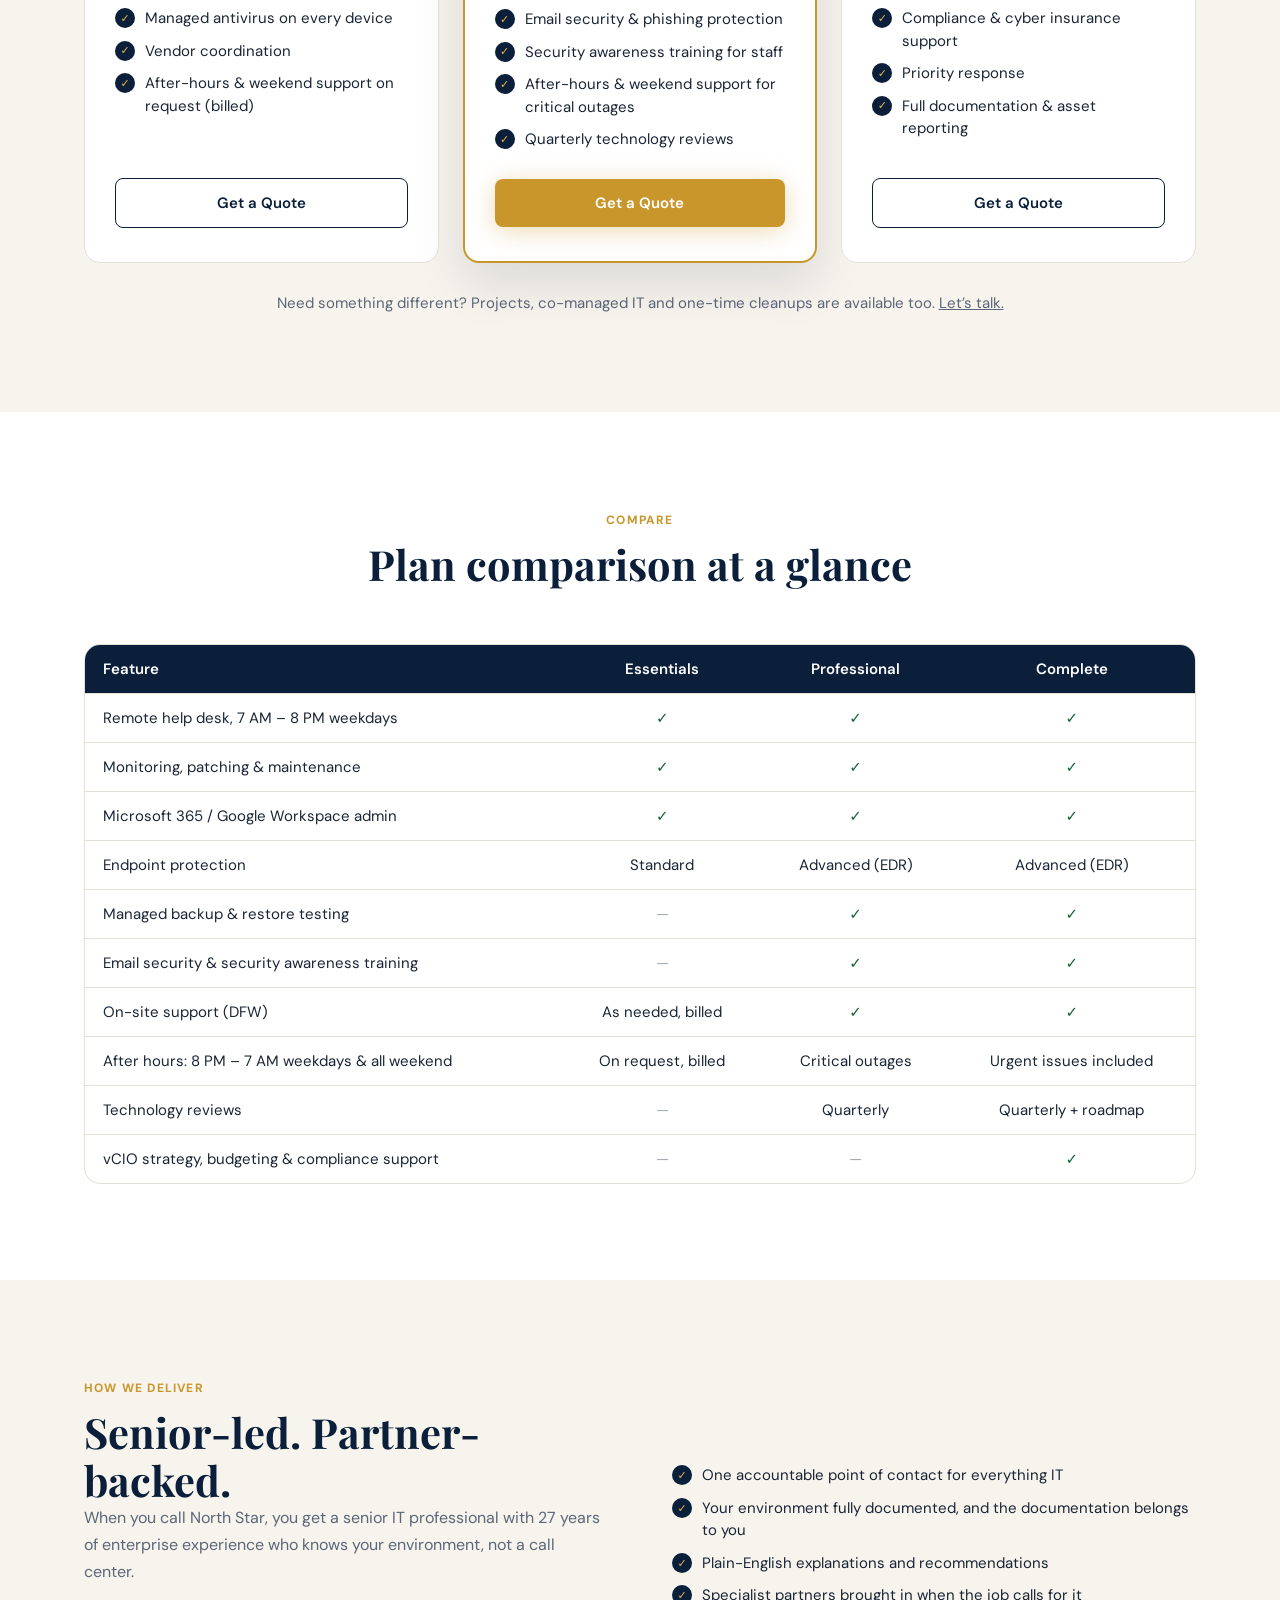
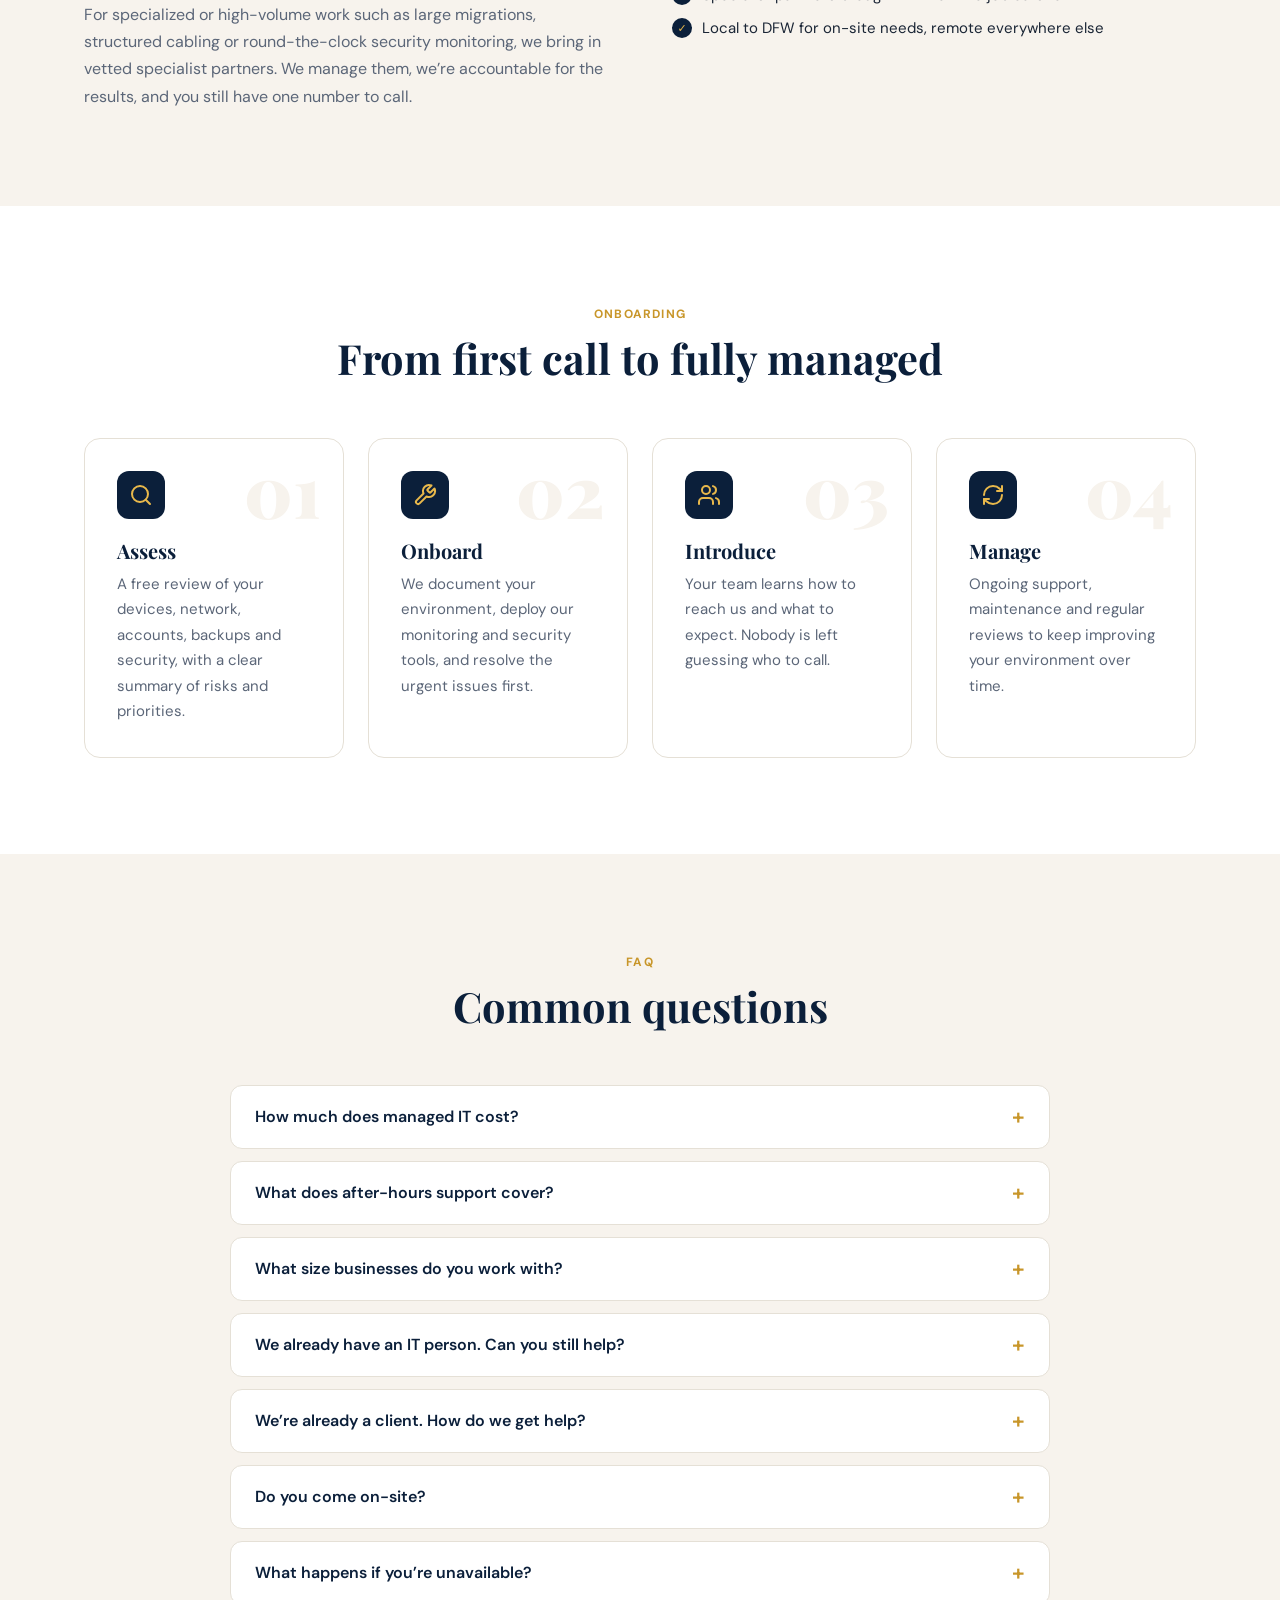
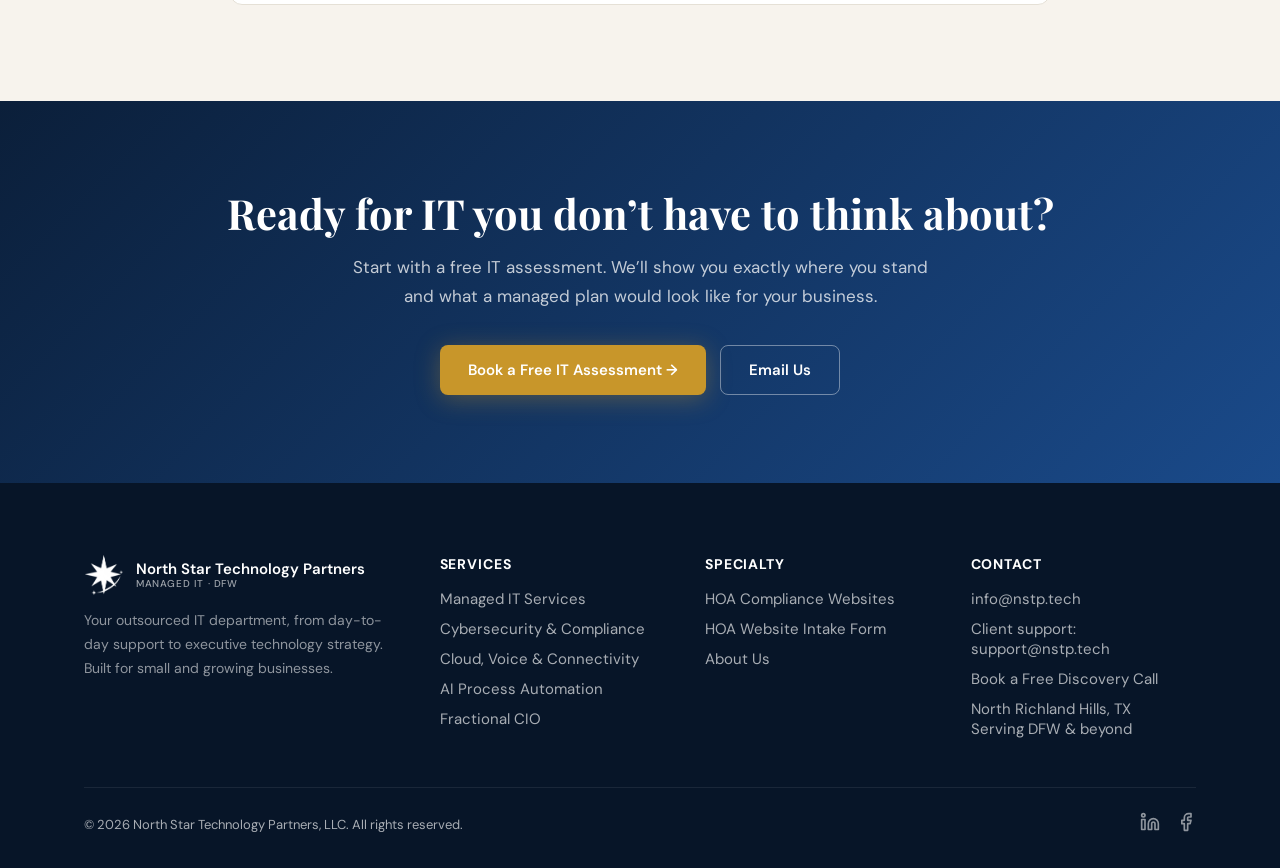
<file: managed-it.html>
<!DOCTYPE html>
<html lang="en">
<head>
<meta charset="UTF-8">
<meta name="viewport" content="width=device-width, initial-scale=1.0">
<title>Managed IT Services in DFW | North Star Technology Partners</title>
<meta name="description" content="Managed IT services for small and growing businesses in Dallas–Fort Worth: help desk, monitoring, patching, backup, Microsoft 365 and security, with extended support hours 7 AM to 8 PM, Monday through Friday.">
<meta property="og:type" content="website">
<meta property="og:site_name" content="North Star Technology Partners">
<meta property="og:title" content="Managed IT Services in DFW | North Star Technology Partners">
<meta property="og:description" content="Managed IT services for small and growing businesses in Dallas–Fort Worth: help desk, monitoring, patching, backup, Microsoft 365 and security, with extended support hours 7 AM to 8 PM, Monday through Friday.">
<link rel="icon" type="image/png" href="images/favicon.png">
<link rel="preconnect" href="https://fonts.googleapis.com">
<link rel="preconnect" href="https://fonts.gstatic.com" crossorigin>
<link href="https://fonts.googleapis.com/css2?family=Playfair+Display:wght@700;900&family=DM+Sans:wght@400;500;600;700&display=swap" rel="stylesheet">
<link rel="stylesheet" href="assets/site.css">
</head>
<body>
<header class="site-nav">
  <div class="container nav-inner">
    <a href="index.html" class="brand">
      <img src="images/logo-star-white.png" alt="" width="40" height="40">
      <span class="brand-text">North Star Technology Partners<span>Managed IT &middot; DFW</span></span>
    </a>
    <button class="nav-toggle" aria-label="Open menu" aria-expanded="false" aria-controls="nav-links">
      <svg viewBox="0 0 24 24" fill="none" stroke="currentColor" stroke-width="2" stroke-linecap="round"><line x1="4" x2="20" y1="6" y2="6"/><line x1="4" x2="20" y1="12" y2="12"/><line x1="4" x2="20" y1="18" y2="18"/></svg>
    </button>
    <nav class="nav-links" id="nav-links" aria-label="Main">
      <a href="managed-it.html" aria-current="page">Managed IT</a><a href="cybersecurity.html">Cybersecurity</a><a href="cloud-computing.html">Cloud &amp; Voice</a><a href="ai-automation.html">AI Automation</a><a href="fractional-cio.html">Fractional CIO</a><a href="index.html#about">About</a>
      <a href="https://calendly.com/howard-nstp/30min" target="_blank" rel="noopener" class="btn btn-gold btn-sm">Book a Free Call</a>
    </nav>
  </div>
</header>
<main>
<section class="hero has-image"><div class="hero-photo" style="background-image:url('images/server-room.jpg')"></div>
  <div class="container">
    <div class="hero-inner">
      <span class="tag">Managed IT Services &mdash; DFW &amp; Remote</span>
      <h1>IT that just works, <em>and a partner who answers.</em></h1>
      <p class="hero-lead">We become your IT department: supporting your people, maintaining and securing every device and account, and keeping your systems running so you can focus on the business.</p>
      <p class="hero-sub">For small businesses and growing mid-sized companies. Extended-hours support 7 AM to 8 PM, Monday through Friday, with after-hours and weekend coverage by plan.</p>
      <div class="actions">
        <a href="https://calendly.com/howard-nstp/30min" class="btn btn-gold" target="_blank" rel="noopener">Book a Free IT Assessment →</a>
        <a href="#plans" class="btn btn-outline">Compare Plans</a>
      </div>
    </div>
  </div>
</section>

<section class="section">
  <div class="container">
    <div class="section-header center"><span class="label">What&rsquo;s Included</span><h2>Everything it takes to keep your business running</h2><p>Managed IT means we handle the day-to-day and prevent problems before they happen, instead of waiting for something to break.</p></div>
    <div class="grid grid-4">
      <div class="card fade-up"><div class="icon"><svg viewBox="0 0 24 24" fill="none" stroke="currentColor" stroke-width="2" stroke-linecap="round" stroke-linejoin="round" aria-hidden="true"><path d="M3 11h3a2 2 0 0 1 2 2v3a2 2 0 0 1-2 2H5a2 2 0 0 1-2-2v-5Zm0 0a9 9 0 1 1 18 0m0 0v5a2 2 0 0 1-2 2h-1a2 2 0 0 1-2-2v-3a2 2 0 0 1 2-2h3Z"/><path d="M21 16v2a4 4 0 0 1-4 4h-5"/></svg></div><h3>Help Desk Support</h3><p>Your team calls, emails or submits a ticket and gets help from someone who already knows your setup.</p></div>
      <div class="card fade-up"><div class="icon"><svg viewBox="0 0 24 24" fill="none" stroke="currentColor" stroke-width="2" stroke-linecap="round" stroke-linejoin="round" aria-hidden="true"><path d="M2 12s3-7 10-7 10 7 10 7-3 7-10 7-10-7-10-7Z"/><circle cx="12" cy="12" r="3"/></svg></div><h3>Proactive Monitoring</h3><p>We watch your devices, servers and network for warning signs and fix issues before they turn into downtime.</p></div>
      <div class="card fade-up"><div class="icon"><svg viewBox="0 0 24 24" fill="none" stroke="currentColor" stroke-width="2" stroke-linecap="round" stroke-linejoin="round" aria-hidden="true"><path d="M3 12a9 9 0 0 1 9-9 9.75 9.75 0 0 1 6.74 2.74L21 8"/><path d="M21 3v5h-5"/><path d="M21 12a9 9 0 0 1-9 9 9.75 9.75 0 0 1-6.74-2.74L3 16"/><path d="M8 16H3v5"/></svg></div><h3>Patching &amp; Updates</h3><p>Operating systems and business apps kept current and secure on a managed schedule, not whenever someone remembers.</p></div>
      <div class="card fade-up"><div class="icon"><svg viewBox="0 0 24 24" fill="none" stroke="currentColor" stroke-width="2" stroke-linecap="round" stroke-linejoin="round" aria-hidden="true"><ellipse cx="12" cy="5" rx="9" ry="3"/><path d="M3 5V19A9 3 0 0 0 21 19V5"/><path d="M3 12A9 3 0 0 0 21 12"/></svg></div><h3>Backup &amp; Recovery</h3><p>Automated backups of your devices, servers and Microsoft 365 data, with restore tests to prove they actually work.</p></div>
      <div class="card fade-up"><div class="icon"><svg viewBox="0 0 24 24" fill="none" stroke="currentColor" stroke-width="2" stroke-linecap="round" stroke-linejoin="round" aria-hidden="true"><rect width="20" height="16" x="2" y="4" rx="2"/><path d="m22 7-8.97 5.7a1.94 1.94 0 0 1-2.06 0L2 7"/></svg></div><h3>Microsoft 365 &amp; Email</h3><p>Licensing, accounts, security settings, shared mailboxes, Teams and SharePoint, managed properly.</p></div>
      <div class="card fade-up"><div class="icon"><svg viewBox="0 0 24 24" fill="none" stroke="currentColor" stroke-width="2" stroke-linecap="round" stroke-linejoin="round" aria-hidden="true"><path d="M20 13c0 5-3.5 7.5-7.66 8.95a1 1 0 0 1-.67-.01C7.5 20.5 4 18 4 13V6a1 1 0 0 1 1-1c2 0 4.5-1.2 6.24-2.72a1.17 1.17 0 0 1 1.52 0C14.51 3.81 17 5 19 5a1 1 0 0 1 1 1z"/><path d="m9 12 2 2 4-4"/></svg></div><h3>Endpoint Security</h3><p>Managed antivirus and advanced threat protection on every computer, plus multi-factor authentication everywhere it matters.</p></div>
      <div class="card fade-up"><div class="icon"><svg viewBox="0 0 24 24" fill="none" stroke="currentColor" stroke-width="2" stroke-linecap="round" stroke-linejoin="round" aria-hidden="true"><path d="M12 20h.01"/><path d="M2 8.82a15 15 0 0 1 20 0"/><path d="M5 12.859a10 10 0 0 1 14 0"/><path d="M8.5 16.429a5 5 0 0 1 7 0"/></svg></div><h3>Network &amp; Wi-Fi</h3><p>Firewalls, switches, Wi-Fi and remote access configured, documented and kept secure.</p></div>
      <div class="card fade-up"><div class="icon"><svg viewBox="0 0 24 24" fill="none" stroke="currentColor" stroke-width="2" stroke-linecap="round" stroke-linejoin="round" aria-hidden="true"><rect width="8" height="4" x="8" y="2" rx="1" ry="1"/><path d="M16 4h2a2 2 0 0 1 2 2v14a2 2 0 0 1-2 2H6a2 2 0 0 1-2-2V6a2 2 0 0 1 2-2h2"/><path d="M12 11h4"/><path d="M12 16h4"/><path d="M8 11h.01"/><path d="M8 16h.01"/></svg></div><h3>Onboarding &amp; Vendors</h3><p>New-hire setups, departures, asset tracking and documentation. We&rsquo;re also the one who calls your vendors.</p></div>
    </div>
  </div>
</section>

<section class="section navy" id="coverage">
  <div class="container">
    <div class="section-header center"><span class="label">Support Coverage</span><h2>Help when your business is open, and when it isn&rsquo;t</h2><p>Our extended weekday hours cover early starts and late finishes. Evening and weekend coverage depends on your plan, so you can match it to how your business runs.</p></div>
    <div class="hours">
      <div class="hours-block primary fade-up">
        <h3>Extended Support Hours</h3>
        <div class="hours-time">7:00 AM &ndash; 8:00 PM</div>
        <p><strong>Monday &ndash; Friday</strong></p>
        <p>Full help desk support for every plan: questions, problems, changes and requests.</p>
      </div>
      <div class="hours-block fade-up">
        <h3>After Hours &amp; Weekends</h3>
        <div class="hours-time">8:00 PM &ndash; 7:00 AM</div>
        <p><strong>Weekday evenings, plus all day Saturday &amp; Sunday</strong></p>
        <p>Coverage for urgent and critical issues, based on your plan. Available on request with Essentials, included for critical outages with Professional and included for urgent issues with Complete.</p>
      </div>
    </div>
    <p class="note" style="color:rgba(255,255,255,.5)">All times Central. Response targets for each plan are defined in your service agreement.</p>
  </div>
</section>

<section class="section sand" id="plans">
  <div class="container">
    <div class="section-header center"><span class="label">Plans</span><h2>Choose the level of coverage that fits</h2><p>Every plan is quoted per user after a free assessment, so you only pay for what your business actually needs.</p></div>
    <div class="tiers">
      <div class="tier fade-up">
  <h3>Essentials</h3><p class="tier-fit">Reliable support and proactive maintenance for smaller offices.</p>
  <ul class="checks"><li>Remote help desk, 7 AM &ndash; 8 PM weekdays</li><li>Automated device monitoring &amp; alerting</li><li>Patch &amp; update management</li><li>Microsoft 365 / Google Workspace administration</li><li>Managed antivirus on every device</li><li>Vendor coordination</li><li>After-hours &amp; weekend support on request (billed)</li></ul>
  <a href="https://calendly.com/howard-nstp/30min" target="_blank" rel="noopener" class="btn btn-outline-navy">Get a Quote</a>
</div>
      <div class="tier fade-up featured"><span class="tier-badge">Most Popular</span>
  <h3>Professional</h3><p class="tier-fit">Complete day-to-day IT and security for growing teams.</p>
  <ul class="checks"><li class="plus">Everything in Essentials, plus:</li><li>On-site support across DFW when needed</li><li>Managed backup with regular restore testing</li><li>Advanced endpoint detection &amp; response (EDR)</li><li>Email security &amp; phishing protection</li><li>Security awareness training for staff</li><li>After-hours &amp; weekend support for critical outages</li><li>Quarterly technology reviews</li></ul>
  <a href="https://calendly.com/howard-nstp/30min" target="_blank" rel="noopener" class="btn btn-gold">Get a Quote</a>
</div>
      <div class="tier fade-up">
  <h3>Complete</h3><p class="tier-fit">Fully managed IT with strategic leadership built in.</p>
  <ul class="checks"><li class="plus">Everything in Professional, plus:</li><li>After-hours &amp; weekend support for urgent issues</li><li>vCIO strategic planning &amp; IT budgeting</li><li>Technology roadmap aligned to business goals</li><li>Compliance &amp; cyber insurance support</li><li>Priority response</li><li>Full documentation &amp; asset reporting</li></ul>
  <a href="https://calendly.com/howard-nstp/30min" target="_blank" rel="noopener" class="btn btn-outline-navy">Get a Quote</a>
</div>
    </div>
    <p class="tier-note">Need something different? Projects, co-managed IT and one-time cleanups are available too. <a href="https://calendly.com/howard-nstp/30min" target="_blank" rel="noopener">Let&rsquo;s talk.</a></p>
  </div>
</section>

<section class="section">
  <div class="container">
    <div class="section-header center"><span class="label">Compare</span><h2>Plan comparison at a glance</h2></div>
    <div class="table-wrap">
      <table class="compare">
        <thead><tr><th>Feature</th><th>Essentials</th><th>Professional</th><th>Complete</th></tr></thead>
        <tbody><tr><td>Remote help desk, 7 AM &ndash; 8 PM weekdays</td><td><span class="yes">&#10003;</span></td><td><span class="yes">&#10003;</span></td><td><span class="yes">&#10003;</span></td></tr><tr><td>Monitoring, patching &amp; maintenance</td><td><span class="yes">&#10003;</span></td><td><span class="yes">&#10003;</span></td><td><span class="yes">&#10003;</span></td></tr><tr><td>Microsoft 365 / Google Workspace admin</td><td><span class="yes">&#10003;</span></td><td><span class="yes">&#10003;</span></td><td><span class="yes">&#10003;</span></td></tr><tr><td>Endpoint protection</td><td>Standard</td><td>Advanced (EDR)</td><td>Advanced (EDR)</td></tr><tr><td>Managed backup &amp; restore testing</td><td><span class="no">&mdash;</span></td><td><span class="yes">&#10003;</span></td><td><span class="yes">&#10003;</span></td></tr><tr><td>Email security &amp; security awareness training</td><td><span class="no">&mdash;</span></td><td><span class="yes">&#10003;</span></td><td><span class="yes">&#10003;</span></td></tr><tr><td>On-site support (DFW)</td><td>As needed, billed</td><td><span class="yes">&#10003;</span></td><td><span class="yes">&#10003;</span></td></tr><tr><td>After hours: 8 PM &ndash; 7 AM weekdays &amp; all weekend</td><td>On request, billed</td><td>Critical outages</td><td>Urgent issues included</td></tr><tr><td>Technology reviews</td><td><span class="no">&mdash;</span></td><td>Quarterly</td><td>Quarterly + roadmap</td></tr><tr><td>vCIO strategy, budgeting &amp; compliance support</td><td><span class="no">&mdash;</span></td><td><span class="no">&mdash;</span></td><td><span class="yes">&#10003;</span></td></tr></tbody>
      </table>
    </div>
  </div>
</section>

<section class="section sand">
  <div class="container split">
    <div>
      <span class="label">How We Deliver</span>
      <h2>Senior-led. Partner-backed.</h2>
      <p>When you call North Star, you get a senior IT professional with 27 years of enterprise experience who knows your environment, not a call center.</p>
      <p>For specialized or high-volume work such as large migrations, structured cabling or round-the-clock security monitoring, we bring in vetted specialist partners. We manage them, we&rsquo;re accountable for the results, and you still have one number to call.</p>
    </div>
    <div>
      <ul class="checks"><li>One accountable point of contact for everything IT</li><li>Your environment fully documented, and the documentation belongs to you</li><li>Plain-English explanations and recommendations</li><li>Specialist partners brought in when the job calls for it</li><li>Local to DFW for on-site needs, remote everywhere else</li></ul>
    </div>
  </div>
</section>

<section class="section">
  <div class="container">
    <div class="section-header center"><span class="label">Onboarding</span><h2>From first call to fully managed</h2></div>
    <div class="grid grid-4"><div class="card step fade-up"><div class="step-num">01</div><div class="icon"><svg viewBox="0 0 24 24" fill="none" stroke="currentColor" stroke-width="2" stroke-linecap="round" stroke-linejoin="round" aria-hidden="true"><circle cx="11" cy="11" r="8"/><path d="m21 21-4.3-4.3"/></svg></div><h3>Assess</h3><p>A free review of your devices, network, accounts, backups and security, with a clear summary of risks and priorities.</p></div><div class="card step fade-up"><div class="step-num">02</div><div class="icon"><svg viewBox="0 0 24 24" fill="none" stroke="currentColor" stroke-width="2" stroke-linecap="round" stroke-linejoin="round" aria-hidden="true"><path d="M14.7 6.3a1 1 0 0 0 0 1.4l1.6 1.6a1 1 0 0 0 1.4 0l3.77-3.77a6 6 0 0 1-7.94 7.94l-6.91 6.91a2.12 2.12 0 0 1-3-3l6.91-6.91a6 6 0 0 1 7.94-7.94l-3.76 3.76z"/></svg></div><h3>Onboard</h3><p>We document your environment, deploy our monitoring and security tools, and resolve the urgent issues first.</p></div><div class="card step fade-up"><div class="step-num">03</div><div class="icon"><svg viewBox="0 0 24 24" fill="none" stroke="currentColor" stroke-width="2" stroke-linecap="round" stroke-linejoin="round" aria-hidden="true"><path d="M16 21v-2a4 4 0 0 0-4-4H6a4 4 0 0 0-4 4v2"/><circle cx="9" cy="7" r="4"/><path d="M22 21v-2a4 4 0 0 0-3-3.87"/><path d="M16 3.13a4 4 0 0 1 0 7.75"/></svg></div><h3>Introduce</h3><p>Your team learns how to reach us and what to expect. Nobody is left guessing who to call.</p></div><div class="card step fade-up"><div class="step-num">04</div><div class="icon"><svg viewBox="0 0 24 24" fill="none" stroke="currentColor" stroke-width="2" stroke-linecap="round" stroke-linejoin="round" aria-hidden="true"><path d="M3 12a9 9 0 0 1 9-9 9.75 9.75 0 0 1 6.74 2.74L21 8"/><path d="M21 3v5h-5"/><path d="M21 12a9 9 0 0 1-9 9 9.75 9.75 0 0 1-6.74-2.74L3 16"/><path d="M8 16H3v5"/></svg></div><h3>Manage</h3><p>Ongoing support, maintenance and regular reviews to keep improving your environment over time.</p></div></div>
  </div>
</section>

<section class="section sand">
  <div class="container">
    <div class="section-header center"><span class="label">FAQ</span><h2>Common questions</h2></div>
    <div class="faq"><details><summary>How much does managed IT cost?</summary><p>Pricing depends on the number of users and devices, your plan and any compliance needs. We don&rsquo;t publish one-size-fits-all pricing. After a free assessment you get a clear per-user quote with no surprises.</p></details><details><summary>What does after-hours support cover?</summary><p>Our extended support hours run 7 AM to 8 PM, Monday through Friday. Weekday evenings from 8 PM to 7 AM and all weekend count as after hours, when we cover urgent and critical issues according to your plan: available on request with Essentials, included for critical outages with Professional and included for urgent issues with Complete.</p></details><details><summary>What size businesses do you work with?</summary><p>We focus on small businesses and growing mid-sized companies. As you grow, we add specialist partner resources so your support scales with you.</p></details><details><summary>We already have an IT person. Can you still help?</summary><p>Yes. We can work alongside an in-house IT person in a co-managed arrangement, handling monitoring, security, after-hours coverage or projects so they can focus on what they do best.</p></details><details><summary>We&rsquo;re already a client. How do we get help?</summary><p>Email <a href="mailto:support@nstp.tech">support@nstp.tech</a> to open a request. During extended hours (7 AM &ndash; 8 PM, Monday &ndash; Friday) it goes straight to our help desk, and after hours, urgent issues are handled according to your plan.</p></details><details><summary>Do you come on-site?</summary><p>Yes, across the Dallas&ndash;Fort Worth area. Most issues are solved remotely and faster, but when someone needs to be there in person, we are.</p></details><details><summary>What happens if you&rsquo;re unavailable?</summary><p>We maintain relationships with vetted partner technicians and document your environment thoroughly, so support continues even when the primary engineer is out.</p></details></div>
  </div>
</section>

<section class="cta-band">
  <div class="container">
    <h2>Ready for IT you don&rsquo;t have to think about?</h2>
    <p>Start with a free IT assessment. We&rsquo;ll show you exactly where you stand and what a managed plan would look like for your business.</p>
    <div class="actions">
      <a href="https://calendly.com/howard-nstp/30min" target="_blank" rel="noopener" class="btn btn-gold">Book a Free IT Assessment →</a>
      <a href="mailto:info@nstp.tech" class="btn btn-outline">Email Us</a>
    </div>
  </div>
</section>

</main>
<footer class="site-footer">
  <div class="container">
    <div class="footer-grid">
      <div>
        <a href="index.html" class="brand">
          <img src="images/logo-star-white.png" alt="" width="40" height="40">
          <span class="brand-text">North Star Technology Partners<span>Managed IT &middot; DFW</span></span>
        </a>
        <p>Your outsourced IT department, from day-to-day support to executive technology strategy. Built for small and growing businesses.</p>
      </div>
      <div>
        <h4>Services</h4>
        <ul>
          <li><a href="managed-it.html">Managed IT Services</a></li>
          <li><a href="cybersecurity.html">Cybersecurity &amp; Compliance</a></li>
          <li><a href="cloud-computing.html">Cloud, Voice &amp; Connectivity</a></li>
          <li><a href="ai-automation.html">AI Process Automation</a></li>
          <li><a href="fractional-cio.html">Fractional CIO</a></li>
        </ul>
      </div>
      <div>
        <h4>Specialty</h4>
        <ul>
          <li><a href="hoa-compliance.html">HOA Compliance Websites</a></li>
          <li><a href="hoa-intake.html">HOA Website Intake Form</a></li>
          <li><a href="index.html#about">About Us</a></li>
        </ul>
      </div>
      <div>
        <h4>Contact</h4>
        <ul>
          <li><a href="mailto:info@nstp.tech">info@nstp.tech</a></li>
          <li>Client support: <a href="mailto:support@nstp.tech">support@nstp.tech</a></li>
          <li><a href="https://calendly.com/howard-nstp/30min" target="_blank" rel="noopener">Book a Free Discovery Call</a></li>
          <li>North Richland Hills, TX<br>Serving DFW &amp; beyond</li>
        </ul>
      </div>
    </div>
    <div class="footer-bottom">
      <div>&copy; <span data-year>2026</span> North Star Technology Partners, LLC. All rights reserved.</div>
      <div class="social">
        <a href="https://www.linkedin.com/company/north-star-technology-partners" target="_blank" rel="noopener noreferrer" aria-label="LinkedIn">
          <svg viewBox="0 0 24 24" fill="none" stroke="currentColor" stroke-width="2" stroke-linecap="round" stroke-linejoin="round"><path d="M16 8a6 6 0 0 1 6 6v7h-4v-7a2 2 0 0 0-2-2 2 2 0 0 0-2 2v7h-4v-7a6 6 0 0 1 6-6z"/><rect x="2" y="9" width="4" height="12"/><circle cx="4" cy="4" r="2"/></svg>
        </a>
        <a href="https://www.facebook.com/share/1FBoUcGVja/?mibextid=wwXIfr" target="_blank" rel="noopener noreferrer" aria-label="Facebook">
          <svg viewBox="0 0 24 24" fill="none" stroke="currentColor" stroke-width="2" stroke-linecap="round" stroke-linejoin="round"><path d="M18 2h-3a5 5 0 0 0-5 5v3H7v4h3v8h4v-8h3l1-4h-4V7a1 1 0 0 1 1-1h3z"/></svg>
        </a>
      </div>
    </div>
  </div>
</footer>
<script src="assets/site.js"></script>
</body>
</html>
</file>
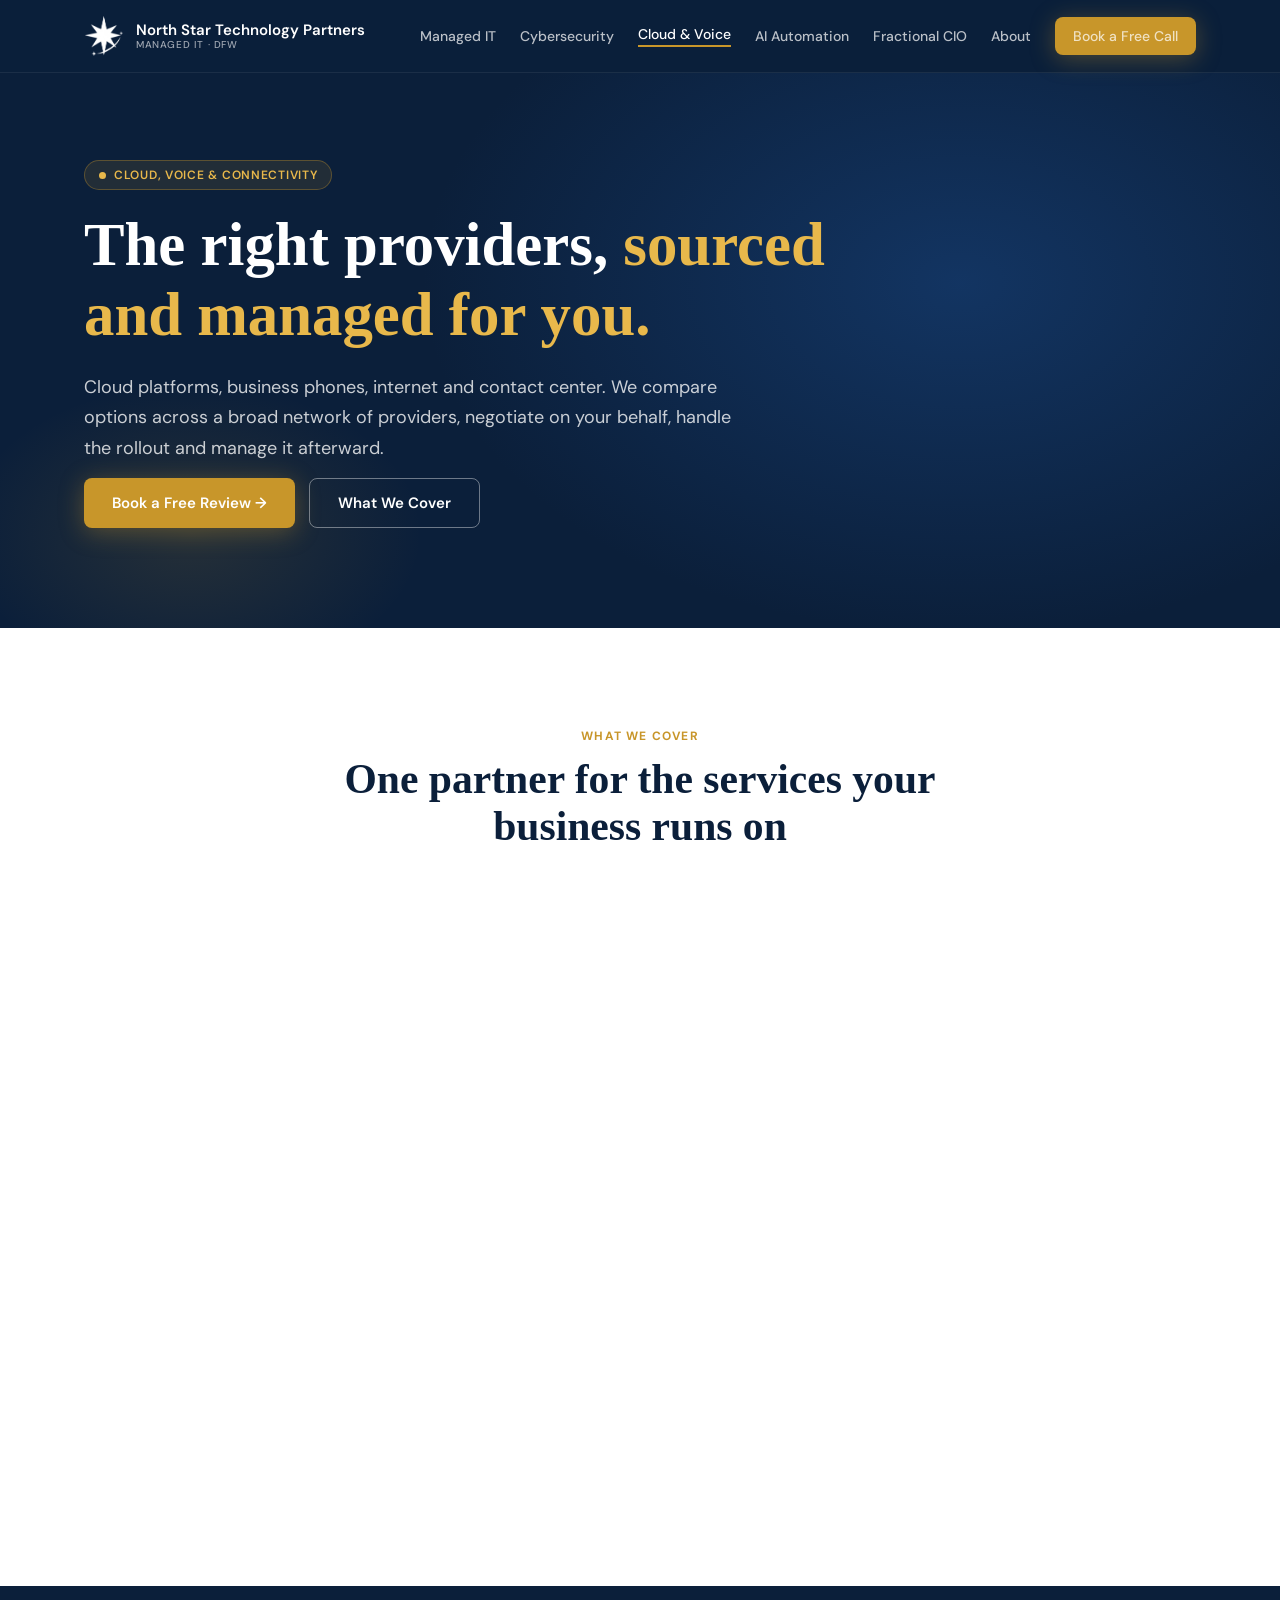
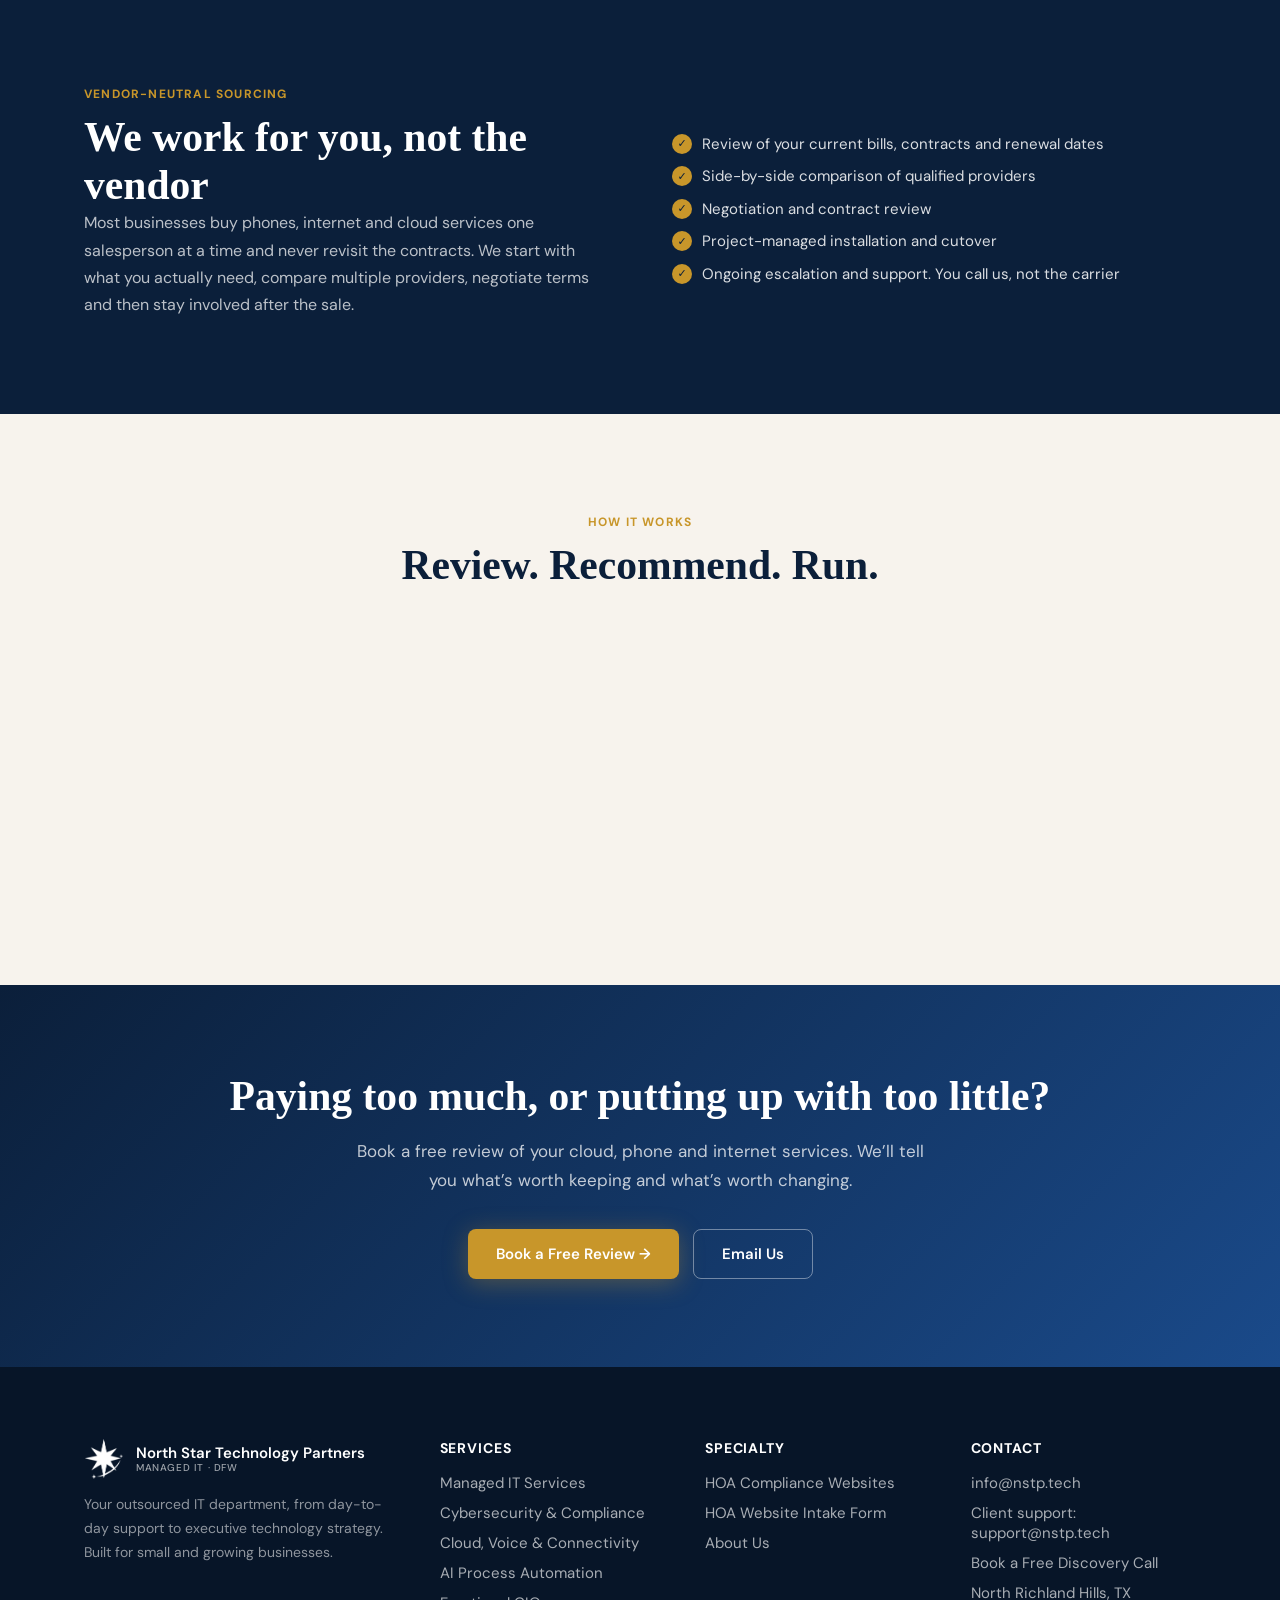
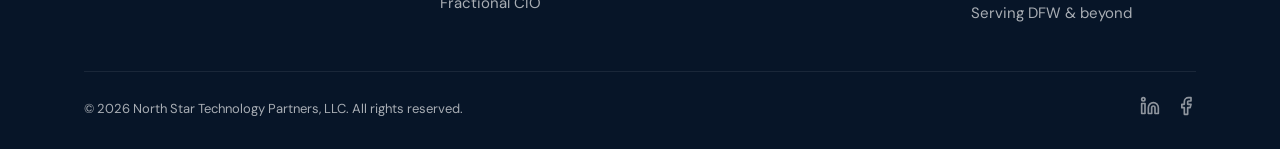
<file: unified-communications.html>
<!DOCTYPE html>
<html lang="en">
<head>
<meta charset="UTF-8">
<title>Business Phone Systems | North Star Technology Partners</title>
<meta http-equiv="refresh" content="0; url=cloud-computing.html#voice">
<link rel="canonical" href="cloud-computing.html#voice">
<meta name="robots" content="noindex">
</head>
<body>
<p>This page has moved. <a href="cloud-computing.html#voice">Continue to Business Phone Systems</a>.</p>
</body>
</html>
</file>
<file: assets/site.css>
/* North Star Technology Partners — shared site styles */
:root {
  --navy:    #0b1f3a;
  --navy2:   #132d52;
  --blue:    #1a4a8a;
  --gold:    #c8962a;
  --gold-lt: #e8b84b;
  --sand:    #f7f3ed;
  --white:   #ffffff;
  --line:    #e5e0d6;
  --text:    #1a2535;
  --muted:   #5b6678;
  --green:   #166534;
  --radius:  16px;
}

*, *::before, *::after { box-sizing: border-box; margin: 0; padding: 0; }
html { scroll-behavior: smooth; }
body {
  font-family: 'DM Sans', system-ui, sans-serif;
  color: var(--text);
  background: var(--white);
  overflow-x: hidden;
  -webkit-font-smoothing: antialiased;
}
img { max-width: 100%; display: block; }
a { color: inherit; }
h1, h2, h3 { font-family: 'Playfair Display', Georgia, serif; line-height: 1.15; color: var(--navy); }
h1 { font-size: clamp(2.3rem, 5vw, 3.8rem); font-weight: 900; }
h2 { font-size: clamp(1.8rem, 3.5vw, 2.6rem); font-weight: 700; }
h3 { font-size: 1.25rem; font-weight: 700; }
p  { line-height: 1.7; color: var(--muted); }

.container { max-width: 1160px; margin: 0 auto; padding: 0 24px; }
.section { padding: 96px 0; }
.section.sand { background: var(--sand); }
.section.navy { background: var(--navy); }
.section.navy h2, .section.navy h3 { color: var(--white); }
.section.navy p { color: rgba(255,255,255,.72); }

.section-header { max-width: 720px; margin-bottom: 56px; }
.section-header.center { margin-left: auto; margin-right: auto; text-align: center; }
.section-header p { font-size: 17px; margin-top: 16px; }
.label {
  display: inline-block; margin-bottom: 12px;
  font-size: 12px; font-weight: 700; letter-spacing: .1em; text-transform: uppercase;
  color: var(--gold);
}

/* ─── Buttons ─── */
.btn {
  display: inline-flex; align-items: center; justify-content: center; gap: 8px;
  padding: 14px 28px; border-radius: 8px; border: none; cursor: pointer;
  font: 600 15px 'DM Sans', sans-serif; text-decoration: none; transition: all .2s;
}
.btn-gold { background: var(--gold); color: var(--white); box-shadow: 0 4px 24px rgba(200,150,42,.35); }
.btn-gold:hover { background: var(--gold-lt); transform: translateY(-1px); }
.btn-navy { background: var(--navy); color: var(--white); }
.btn-navy:hover { background: var(--navy2); transform: translateY(-1px); }
.btn-outline { background: transparent; color: var(--white); border: 1.5px solid rgba(255,255,255,.4); }
.btn-outline:hover { background: rgba(255,255,255,.1); border-color: rgba(255,255,255,.7); }
.btn-outline-navy { background: transparent; color: var(--navy); border: 1.5px solid var(--navy); }
.btn-outline-navy:hover { background: var(--navy); color: var(--white); }
.btn-sm { padding: 10px 18px; font-size: 14px; }
.actions { display: flex; flex-wrap: wrap; gap: 14px; }

/* ─── Nav ─── */
.site-nav {
  position: fixed; inset: 0 0 auto 0; z-index: 100;
  background: rgba(11,31,58,.97); backdrop-filter: blur(12px);
  border-bottom: 1px solid rgba(255,255,255,.07);
}
.nav-inner { display: flex; align-items: center; justify-content: space-between; height: 72px; gap: 24px; }
.brand { display: flex; align-items: center; gap: 12px; text-decoration: none; flex-shrink: 0; }
.brand img { width: 40px; height: 40px; object-fit: contain; }
.brand-text { color: var(--white); font-weight: 600; font-size: 15px; line-height: 1.2; }
.brand-text span { display: block; font-size: 10px; font-weight: 500; opacity: .6; letter-spacing: .06em; text-transform: uppercase; }
.nav-links { display: flex; align-items: center; gap: 24px; }
.nav-links a { color: rgba(255,255,255,.72); text-decoration: none; font-size: 14px; font-weight: 500; transition: color .2s; }
.nav-links a:hover, .nav-links a[aria-current="page"] { color: var(--white); }
.nav-links a[aria-current="page"] { box-shadow: inset 0 -2px 0 var(--gold); padding-bottom: 4px; }
.nav-toggle { display: none; background: none; border: 0; color: var(--white); cursor: pointer; padding: 8px; }
.nav-toggle svg { width: 26px; height: 26px; }

@media (max-width: 1020px) {
  .nav-toggle { display: block; }
  .nav-links {
    display: none; position: absolute; top: 72px; left: 0; right: 0;
    flex-direction: column; align-items: stretch; gap: 0;
    background: var(--navy); padding: 8px 24px 20px; border-top: 1px solid rgba(255,255,255,.08);
  }
  .nav-links.open { display: flex; }
  .nav-links a { padding: 14px 0; border-bottom: 1px solid rgba(255,255,255,.06); font-size: 16px; }
  .nav-links a[aria-current="page"] { box-shadow: none; color: var(--gold-lt); }
  .nav-links .btn { margin-top: 14px; border-bottom: 0; }
}

/* ─── Hero ─── */
.hero {
  position: relative; overflow: hidden;
  background: var(--navy); padding: 160px 0 100px;
}
.hero::before {
  content: ''; position: absolute; inset: 0; pointer-events: none;
  background:
    radial-gradient(ellipse 60% 80% at 75% 45%, rgba(26,74,138,.5) 0%, transparent 70%),
    radial-gradient(ellipse 30% 40% at 15% 85%, rgba(200,150,42,.14) 0%, transparent 60%);
}
.hero-photo { position: absolute; inset: 0; background-position: center; background-size: cover; }
.hero.has-image::before {
  z-index: 1;
  background: linear-gradient(90deg, rgba(11,31,58,.97) 0%, rgba(11,31,58,.88) 45%, rgba(11,31,58,.55) 100%);
}
.hero .container { position: relative; z-index: 2; }
.hero-inner { max-width: 780px; }
.hero h1 { color: var(--white); margin: 20px 0 22px; }
.hero h1 em { color: var(--gold-lt); font-style: normal; }
.hero-lead { color: rgba(255,255,255,.78); font-size: 18px; margin-bottom: 14px; max-width: 660px; }
.hero-sub  { color: rgba(255,255,255,.55); font-size: 15px; margin-bottom: 36px; max-width: 660px; }
.tag {
  display: inline-flex; align-items: center; gap: 8px;
  background: rgba(200,150,42,.12); border: 1px solid rgba(200,150,42,.35); color: var(--gold-lt);
  border-radius: 100px; padding: 6px 14px;
  font-size: 12px; font-weight: 600; letter-spacing: .06em; text-transform: uppercase;
}
.tag::before { content: ''; width: 7px; height: 7px; border-radius: 50%; background: var(--gold-lt); }

/* ─── Trust bar ─── */
.trust { border-bottom: 1px solid var(--line); padding: 40px 0; }
.trust-grid { display: grid; grid-template-columns: repeat(4, 1fr); gap: 24px; text-align: center; }
.trust-num { font-family: 'Playfair Display', serif; font-weight: 900; font-size: 1.6rem; color: var(--navy); }
.trust-label { font-size: 14px; color: var(--muted); margin-top: 4px; }
@media (max-width: 760px) { .trust-grid { grid-template-columns: repeat(2, 1fr); } }

/* ─── Grids & cards ─── */
.grid { display: grid; gap: 24px; }
.grid-2 { grid-template-columns: repeat(2, 1fr); }
.grid-3 { grid-template-columns: repeat(3, 1fr); }
.grid-4 { grid-template-columns: repeat(4, 1fr); }
@media (max-width: 960px) { .grid-3, .grid-4 { grid-template-columns: repeat(2, 1fr); } }
@media (max-width: 640px) { .grid-2, .grid-3, .grid-4 { grid-template-columns: 1fr; } }

.card {
  background: var(--white); border: 1px solid var(--line); border-radius: var(--radius);
  padding: 32px; transition: box-shadow .25s, transform .25s;
}
.card:hover { box-shadow: 0 16px 40px rgba(11,31,58,.08); transform: translateY(-2px); }
.card h3 { margin-bottom: 10px; }
.card p { font-size: 15px; }
.card .icon {
  width: 48px; height: 48px; border-radius: 12px; margin-bottom: 20px;
  display: flex; align-items: center; justify-content: center;
  background: var(--navy); color: var(--gold-lt);
}
.card .icon svg { width: 24px; height: 24px; }
.card-link { display: inline-flex; align-items: center; gap: 6px; margin-top: 18px; color: var(--blue); font-weight: 600; font-size: 14px; text-decoration: none; }
.card-link:hover { color: var(--gold); }

.checks { list-style: none; display: flex; flex-direction: column; gap: 10px; margin-top: 18px; }
.checks li { display: flex; gap: 10px; align-items: flex-start; font-size: 15px; color: var(--text); line-height: 1.5; }
.checks li::before {
  content: '✓'; flex-shrink: 0; margin-top: 1px;
  width: 20px; height: 20px; border-radius: 50%;
  display: flex; align-items: center; justify-content: center;
  background: var(--navy); color: var(--gold-lt); font-size: 11px; font-weight: 700;
}
.section.navy .checks li { color: rgba(255,255,255,.85); }
.section.navy .checks li::before { background: var(--gold); color: var(--navy); }

/* ─── Service ladder (home) ─── */
.ladder { display: flex; flex-direction: column; gap: 14px; }
.rung {
  display: grid; grid-template-columns: 140px 1fr auto; align-items: center; gap: 28px;
  background: var(--white); border: 1px solid var(--line); border-radius: var(--radius);
  padding: 26px 30px; text-decoration: none; transition: all .25s;
}
.rung:hover { border-color: var(--gold); box-shadow: 0 12px 32px rgba(11,31,58,.08); transform: translateX(4px); }
.rung-layer { font-size: 12px; font-weight: 700; letter-spacing: .1em; text-transform: uppercase; color: var(--gold); }
.rung h3 { margin-bottom: 4px; }
.rung p { font-size: 15px; }
.rung-arrow { color: var(--navy); font-size: 22px; }
.rung.core { background: var(--navy); border-color: var(--navy); }
.rung.core h3 { color: var(--white); }
.rung.core p { color: rgba(255,255,255,.72); }
.rung.core .rung-arrow { color: var(--gold-lt); }
@media (max-width: 720px) {
  .rung { grid-template-columns: 1fr; gap: 8px; }
  .rung-arrow { display: none; }
}

/* ─── Split (text + media) ─── */
.split { display: grid; grid-template-columns: 1fr 1fr; gap: 64px; align-items: center; }
.split p + p { margin-top: 16px; }
@media (max-width: 900px) { .split { grid-template-columns: 1fr; gap: 40px; } }

/* ─── Steps ─── */
.step { position: relative; overflow: hidden; }
.step-num {
  position: absolute; top: 14px; right: 22px;
  font-family: 'Playfair Display', serif; font-weight: 900; font-size: 4.5rem; color: var(--sand);
  line-height: 1; pointer-events: none;
}
.step h3, .step p, .step .icon { position: relative; }

/* ─── Coverage hours ─── */
.hours { display: grid; grid-template-columns: 1fr 1fr; gap: 24px; }
.hours-block {
  border-radius: var(--radius); padding: 32px;
  background: rgba(255,255,255,.05); border: 1px solid rgba(255,255,255,.12);
}
.hours-block.primary { background: var(--gold); border-color: var(--gold); }
.hours-block.primary .hours-time, .hours-block.primary h3, .hours-block.primary p { color: var(--navy); }
.hours-time { font-family: 'Playfair Display', serif; font-weight: 900; font-size: 2.2rem; color: var(--gold-lt); margin: 6px 0 10px; }
@media (max-width: 720px) { .hours { grid-template-columns: 1fr; } }

/* ─── Tiers ─── */
.tiers { display: grid; grid-template-columns: repeat(3, 1fr); gap: 24px; align-items: stretch; }
.tier {
  display: flex; flex-direction: column;
  background: var(--white); border: 1px solid var(--line); border-radius: var(--radius); padding: 34px 30px;
  position: relative;
}
.tier.featured { border: 2px solid var(--gold); box-shadow: 0 20px 50px rgba(11,31,58,.12); }
.tier-badge {
  position: absolute; top: -13px; left: 30px;
  background: var(--gold); color: var(--white); border-radius: 100px; padding: 4px 12px;
  font-size: 11px; font-weight: 700; letter-spacing: .08em; text-transform: uppercase;
}
.tier-fit { font-size: 14px; margin: 6px 0 4px; }
.tier .checks { flex: 1; margin-bottom: 28px; }
.tier .checks li.plus { font-weight: 600; }
.tier-note { text-align: center; margin-top: 28px; font-size: 15px; }
@media (max-width: 960px) { .tiers { grid-template-columns: 1fr; max-width: 520px; margin: 0 auto; } }

/* ─── Comparison table ─── */
.table-wrap { overflow-x: auto; border: 1px solid var(--line); border-radius: var(--radius); background: var(--white); }
table.compare { width: 100%; border-collapse: collapse; min-width: 620px; font-size: 15px; }
.compare th, .compare td { padding: 14px 18px; text-align: left; border-bottom: 1px solid var(--line); }
.compare thead th { background: var(--navy); color: var(--white); font-weight: 600; }
.compare td:not(:first-child), .compare th:not(:first-child) { text-align: center; }
.compare tbody tr:last-child td { border-bottom: 0; }
.compare .yes { color: var(--green); font-weight: 700; }
.compare .no  { color: #a3a9b3; }

/* ─── Case studies ─── */
.case-industry {
  display: inline-block; margin-bottom: 18px; padding: 4px 12px; border-radius: 100px;
  background: var(--sand); color: var(--navy); font-size: 12px; font-weight: 700; letter-spacing: .06em; text-transform: uppercase;
}
.case dt { font-size: 12px; font-weight: 700; letter-spacing: .08em; text-transform: uppercase; color: #8a93a3; margin-top: 16px; }
.case dd { font-size: 15px; line-height: 1.6; color: var(--muted); margin-top: 4px; }
.case dd.result { color: var(--green); font-weight: 600; }

/* ─── Experience stats ─── */
.stat-card {
  background: var(--navy); border-radius: 22px; padding: 44px 36px;
  display: grid; grid-template-columns: 1fr 1fr; gap: 32px 24px;
}
.stat-num { font-family: 'Playfair Display', serif; font-weight: 900; font-size: 2.6rem; line-height: 1; color: var(--gold-lt); }
.stat-label { color: rgba(255,255,255,.7); font-size: 14px; margin-top: 8px; line-height: 1.4; }

/* ─── FAQ ─── */
.faq { max-width: 820px; margin: 0 auto; display: flex; flex-direction: column; gap: 12px; }
.faq details { background: var(--white); border: 1px solid var(--line); border-radius: 12px; padding: 20px 24px; }
.faq summary { cursor: pointer; font-weight: 600; color: var(--navy); font-size: 16px; list-style: none; display: flex; justify-content: space-between; gap: 16px; }
.faq summary::-webkit-details-marker { display: none; }
.faq summary::after { content: '+'; color: var(--gold); font-size: 22px; line-height: 1; }
.faq details[open] summary::after { content: '–'; }
.faq details p { margin-top: 12px; font-size: 15px; }

/* ─── CTA band ─── */
.cta-band { background: linear-gradient(135deg, var(--navy) 0%, var(--blue) 100%); padding: 88px 0; text-align: center; }
.cta-band h2 { color: var(--white); margin-bottom: 16px; }
.cta-band p { color: rgba(255,255,255,.75); max-width: 580px; margin: 0 auto 34px; font-size: 17px; }
.cta-band .actions { justify-content: center; }

/* ─── Footer ─── */
.site-footer { background: #071528; color: rgba(255,255,255,.65); padding: 72px 0 32px; font-size: 15px; }
.footer-grid { display: grid; grid-template-columns: 1.4fr 1fr 1fr 1fr; gap: 40px; margin-bottom: 48px; }
.footer-grid p { color: rgba(255,255,255,.55); font-size: 14px; margin-top: 14px; max-width: 300px; }
.footer-grid h4 { color: var(--white); font-size: 14px; font-weight: 700; letter-spacing: .06em; text-transform: uppercase; margin-bottom: 16px; }
.footer-grid ul { list-style: none; display: flex; flex-direction: column; gap: 10px; }
.footer-grid a { text-decoration: none; transition: color .2s; }
.footer-grid a:hover { color: var(--gold-lt); }
.footer-bottom {
  border-top: 1px solid rgba(255,255,255,.08); padding-top: 24px;
  display: flex; justify-content: space-between; align-items: center; flex-wrap: wrap; gap: 16px; font-size: 13px;
}
.social { display: flex; gap: 16px; }
.social a { color: rgba(255,255,255,.55); }
.social a:hover { color: var(--gold-lt); }
.social svg { width: 20px; height: 20px; }
@media (max-width: 900px) { .footer-grid { grid-template-columns: 1fr 1fr; } }
@media (max-width: 560px) { .footer-grid { grid-template-columns: 1fr; } }

/* ─── Utilities ─── */
.center { text-align: center; }
.mt-lg { margin-top: 48px; }
.note { font-size: 13px; font-style: italic; color: #8a93a3; margin-top: 10px; }
.fade-up { opacity: 0; transform: translateY(18px); transition: opacity .6s ease, transform .6s ease; }
.fade-up.visible { opacity: 1; transform: none; }
@media (prefers-reduced-motion: reduce) {
  html { scroll-behavior: auto; }
  .fade-up { opacity: 1; transform: none; transition: none; }
  .card, .rung, .btn { transition: none; }
}
</file>
